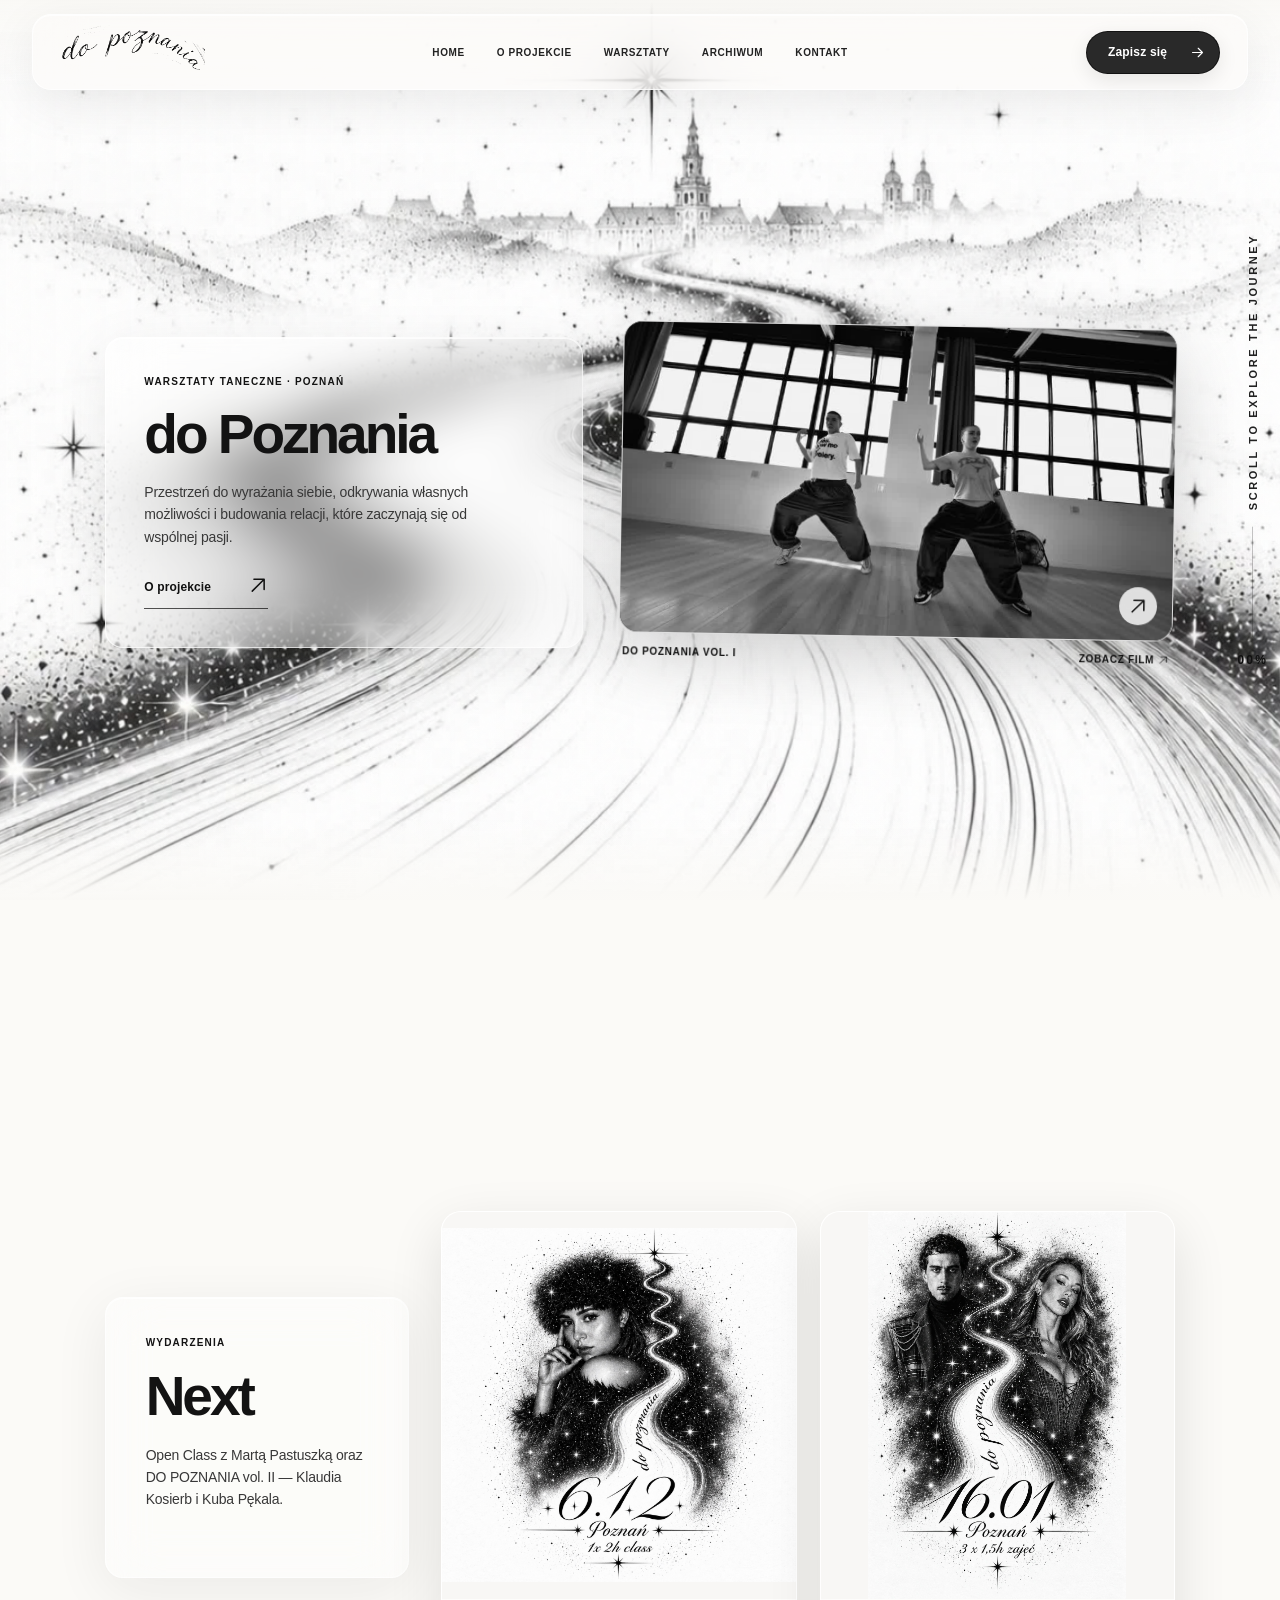
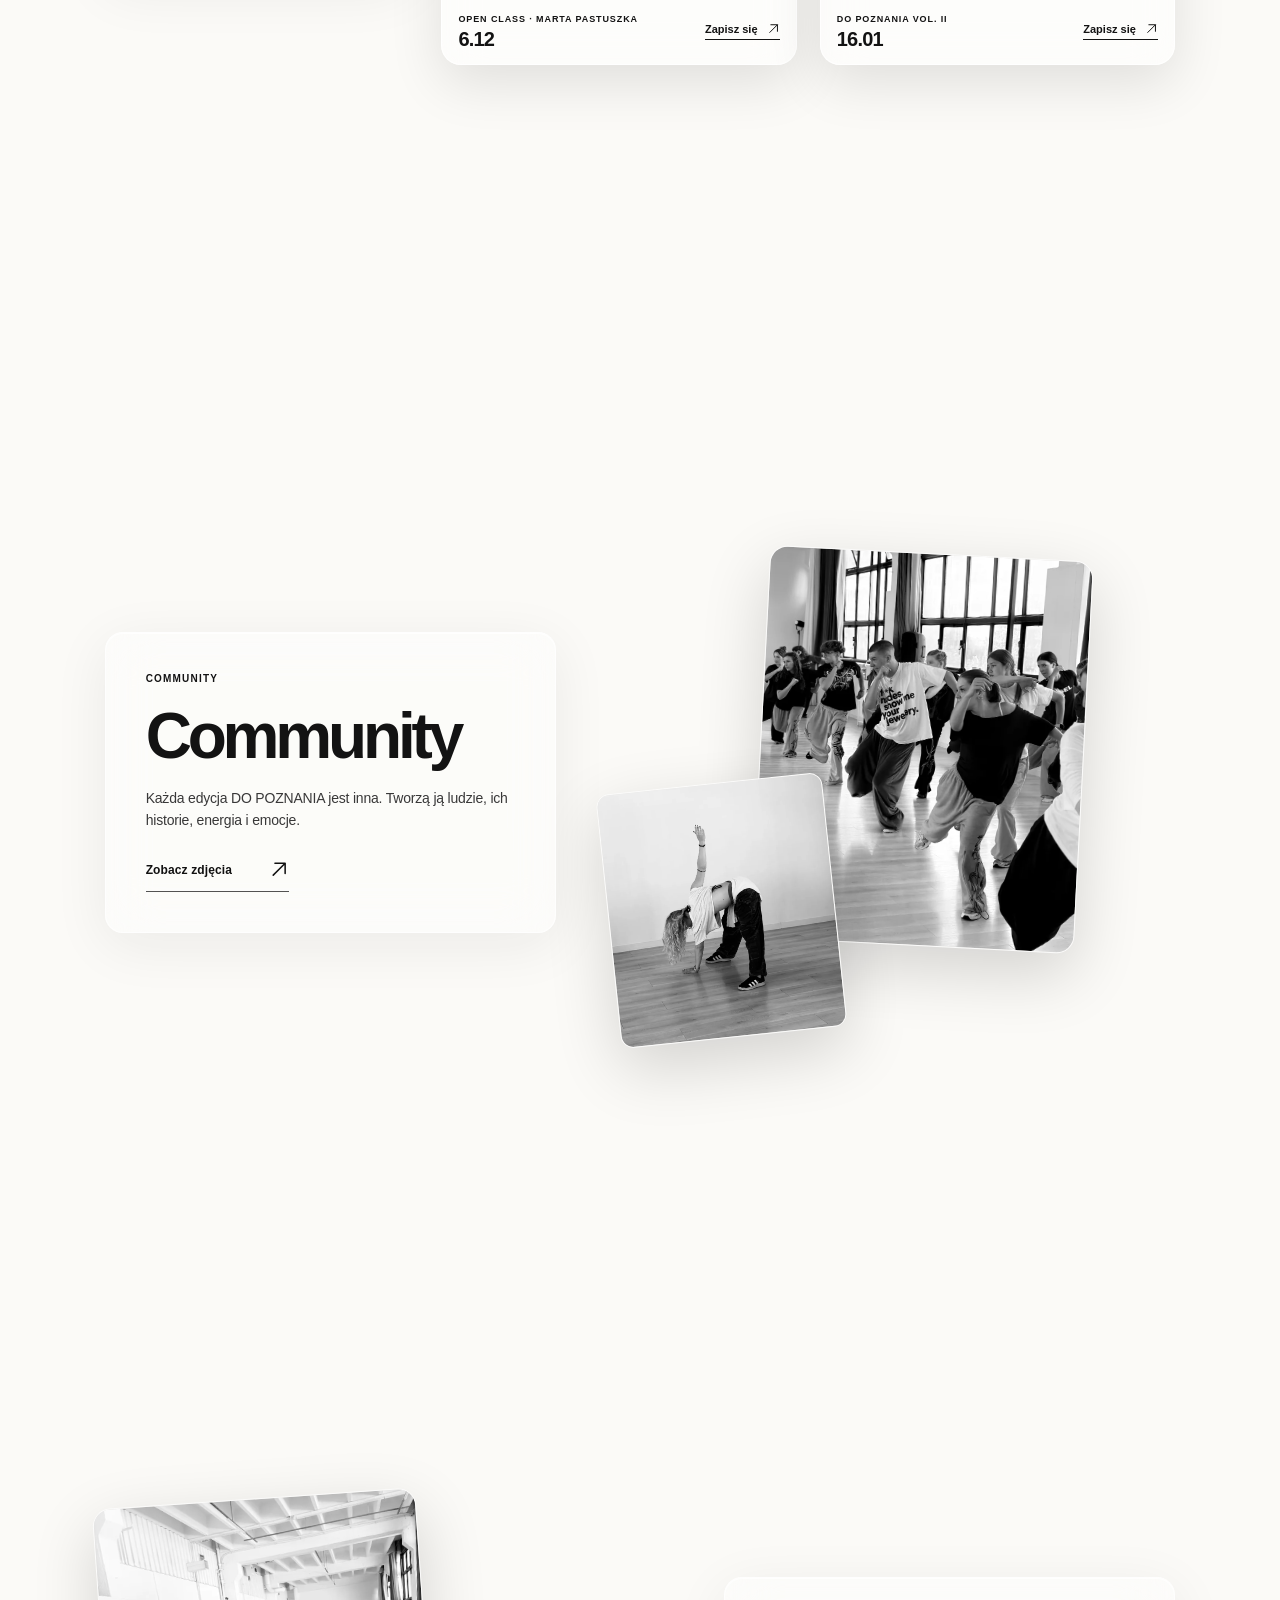
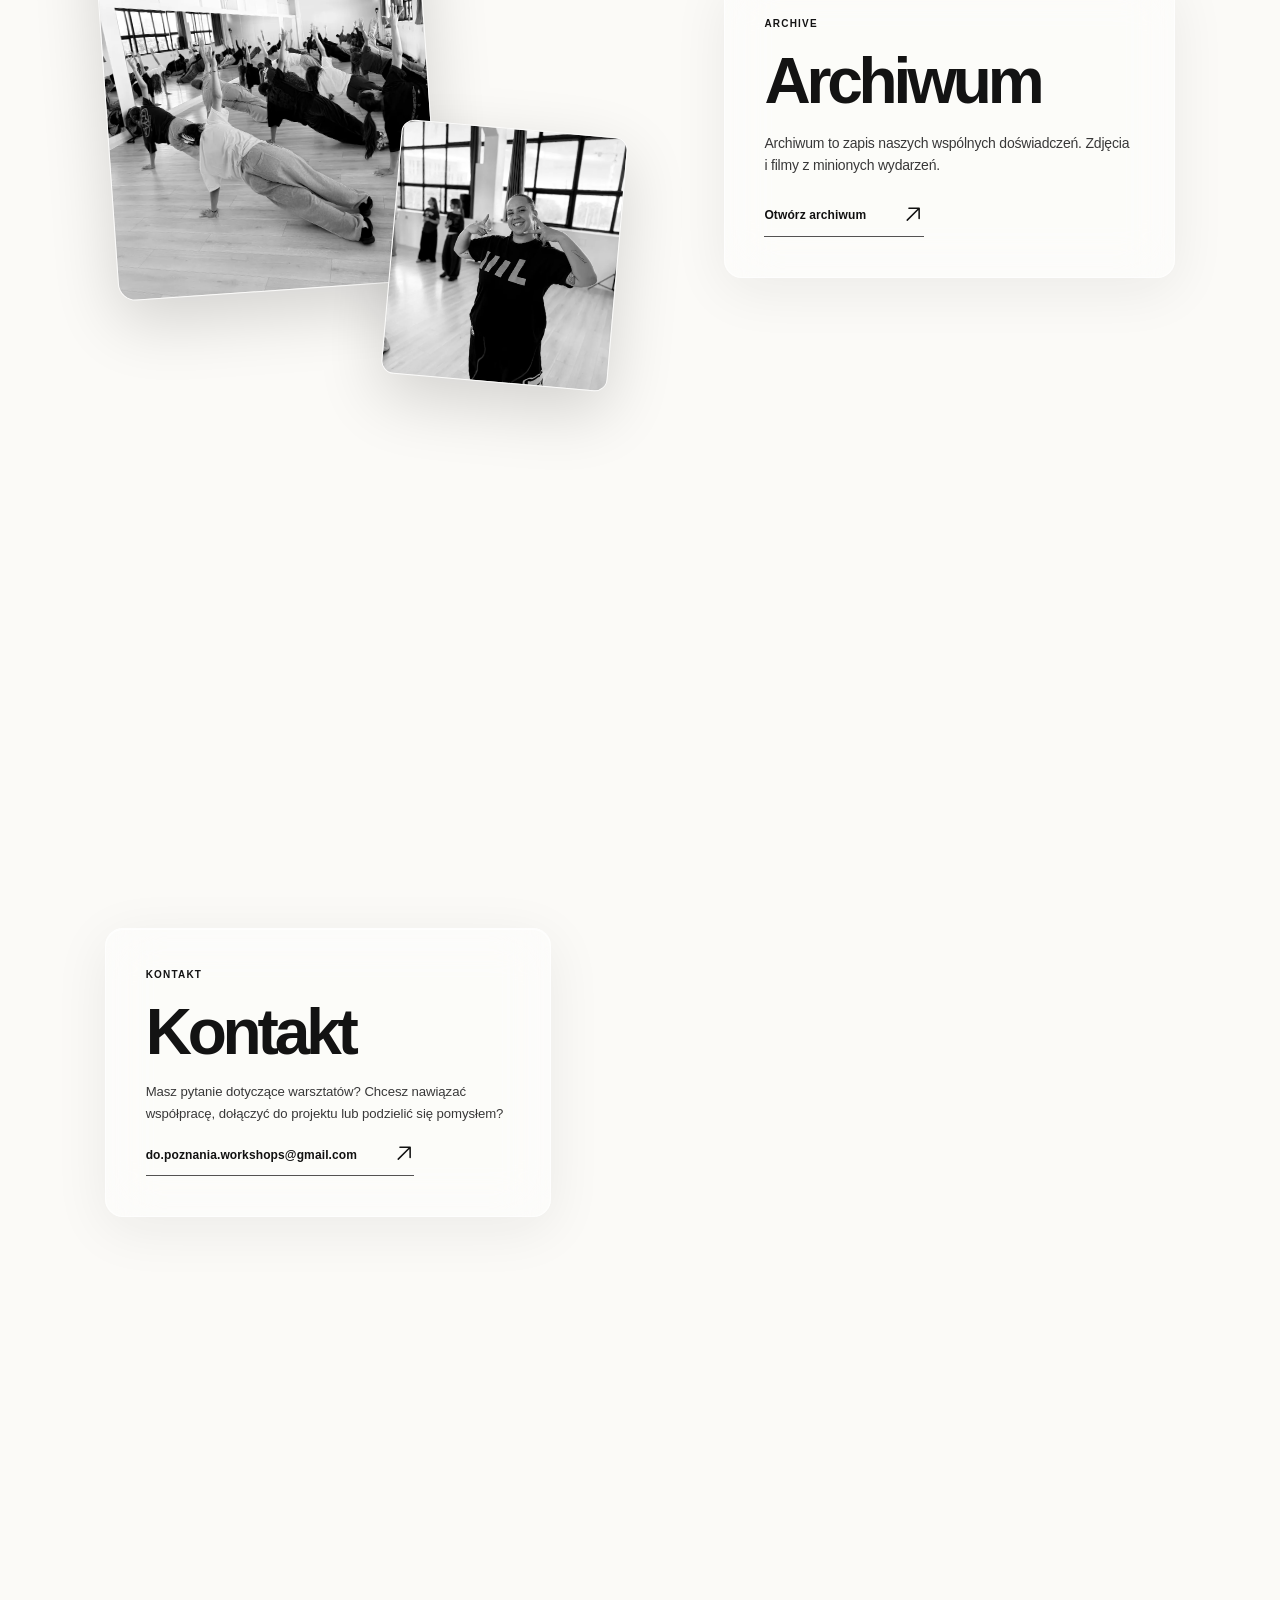
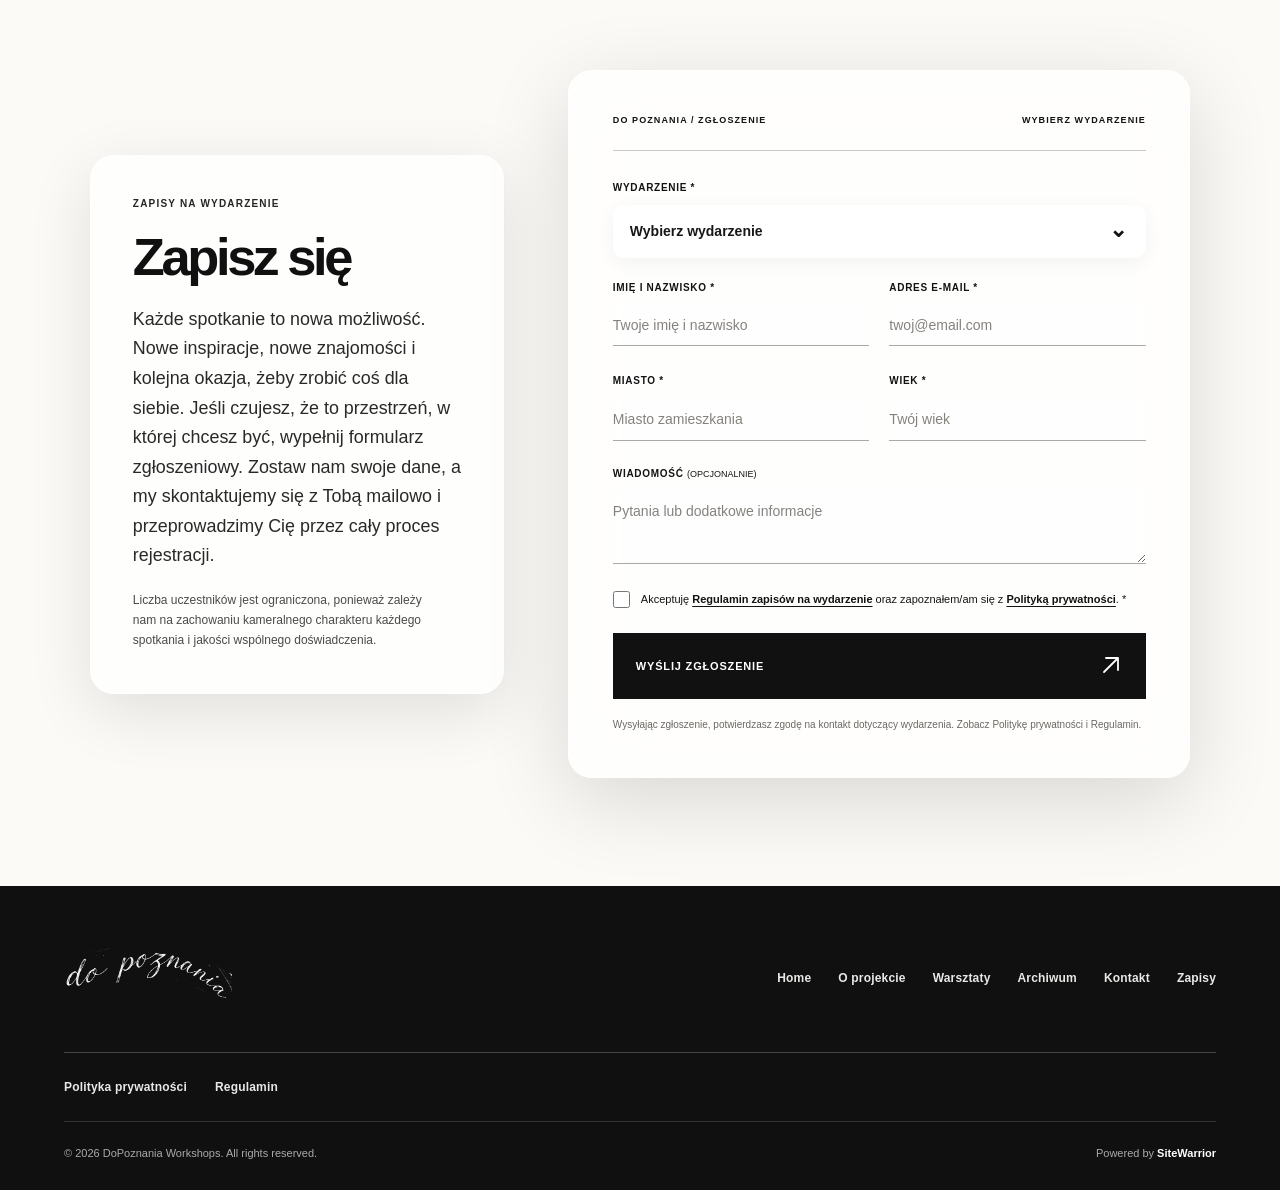
<file: index.html>
<!DOCTYPE html>

<html lang="pl">
<head>
<meta charset="utf-8"/>
<meta content="width=device-width, initial-scale=1" name="viewport"/>
<meta content="#f9f8f5" name="theme-color"/>
<meta content="do Poznania — niezależny projekt kreatywny i warsztaty taneczne w Poznaniu." name="description"/>
<title>do Poznania — warsztaty taneczne</title>
<link as="image" href="./assets/road-poster.jpg" rel="preload"/>
<link href="./styles.css" rel="stylesheet"/>
</head>
<body>
<div class="loading" id="loading"><span class="loading__logo"><img alt="do Poznania — logo" class="logo-art" src="./assets/original-logo-extracted.png"/></span><span class="loading__sub">DO POZNANIA</span><span class="loading__line"><i></i></span></div>
<header class="header" id="header"><a aria-label="do Poznania — strona główna" class="brand" href="#start"><img alt="do Poznania" class="logo-art" src="./assets/original-logo-extracted.png"/></a><nav aria-label="Nawigacja główna" class="header__nav"><a href="#start">HOME</a><a href="./o-projekcie.html">O PROJEKCIE</a><a href="./warsztaty.html">WARSZTATY</a><a href="./archiwum.html">ARCHIWUM</a><a href="#contact">KONTAKT</a></nav><div class="header__right"><a class="header__cta" href="#zapisz-sie"><span>Zapisz się</span><svg aria-hidden="true" fill="none" viewbox="0 0 24 24"><path d="M5 12h14m-6-6 6 6-6 6" stroke="currentColor" stroke-linecap="round" stroke-linejoin="round" stroke-width="1.6"></path></svg></a><button aria-controls="menuOverlay" aria-expanded="false" aria-label="Otwórz menu" class="menu-btn" id="menuBtn"><i></i><i></i><span>MENU</span></button></div></header>
<aside aria-label="Postęp podróży" class="rail"><div class="rail__caption">SCROLL TO EXPLORE THE JOURNEY</div><div class="rail__track"><span id="railFill"></span></div><div class="rail__percent" id="railPercent">00%</div></aside>
<main>
<div class="journey" id="journey">
<div aria-hidden="true" class="stage"><div class="stage__media" id="stageMedia"><video autoplay="" disablepictureinpicture="" id="roadVideo" loop="" muted="" playsinline="" poster="./assets/road-poster.jpg" preload="auto" webkit-playsinline=""><source src="./assets/road-scroll.mp4" type="video/mp4"/></video><div class="stage__fallback"></div></div><div class="stage__wash"></div><div class="stage__grain"></div><div class="stage__topshade"></div><div class="stage__bottomshade"></div></div>
<section aria-labelledby="h-start" class="chapter chapter--hero" data-chapter="0" id="start"><div class="chapter__inner hero__inner"><div class="chapter__card"><span class="eyebrow">WARSZTATY TANECZNE · POZNAŃ</span><h1 id="h-start">do Poznania</h1><p class="chapter__body">Przestrzeń do wyrażania siebie, odkrywania własnych możliwości i budowania relacji, które zaczynają się od wspólnej pasji.</p><a class="chapter__link" href="./o-projekcie.html">O projekcie <span aria-hidden="true"><svg class="dp-arrow dp-arrow--diagonal" aria-hidden="true" viewBox="0 0 24 24" fill="none" xmlns="http://www.w3.org/2000/svg"><path d="M5 19 19 5M7 5h12v12" stroke="currentColor" stroke-width="1.8" stroke-linecap="round" stroke-linejoin="round"/></svg></span></a></div><a aria-label="Zobacz film z pierwszej edycji do Poznania w archiwum" class="hero-film" href="./archiwum.html?edycja=vol-i&amp;typ=video"><div class="hero-film__visual"><video aria-label="Fragment zajęć do Poznania vol. I" autoplay="" id="heroDanceVideo" loop="" muted="" playsinline="" poster="./assets/vol-i-film-cover.jpg" preload="auto" webkit-playsinline=""><source src="./assets/vol-i-dance-film.mp4" type="video/mp4"/></video><span aria-hidden="true" class="hero-film__play"><svg class="dp-arrow dp-arrow--diagonal" aria-hidden="true" viewBox="0 0 24 24" fill="none" xmlns="http://www.w3.org/2000/svg"><path d="M5 19 19 5M7 5h12v12" stroke="currentColor" stroke-width="1.8" stroke-linecap="round" stroke-linejoin="round"/></svg></span></div><div class="hero-film__meta"><span>DO POZNANIA VOL. I</span><span>ZOBACZ FILM <svg class="dp-arrow dp-arrow--diagonal" aria-hidden="true" viewBox="0 0 24 24" fill="none" xmlns="http://www.w3.org/2000/svg"><path d="M5 19 19 5M7 5h12v12" stroke="currentColor" stroke-width="1.8" stroke-linecap="round" stroke-linejoin="round"/></svg></span></div></a></div></section>
<section aria-labelledby="h-workshops" class="chapter chapter--workshops" data-chapter="1" id="upcoming">
<div class="chapter__inner events-layout">
<div class="events-intro chapter__card"><span class="eyebrow">WYDARZENIA</span><h2 id="h-workshops">Next</h2><p class="chapter__body">Open Class z Martą Pastuszką oraz DO POZNANIA vol. II — Klaudia Kosierb i Kuba Pękala.</p></div>
<div aria-label="Nadchodzące wydarzenia" class="events-gallery">

<article class="event-tile"><a aria-label="Zapisz się na Open Class 6.12" class="event-tile__poster" data-event="open-class-06-12" href="?event=open-class-06-12#zapisz-sie"><img alt="Plakat do Poznania Open Class — 6.12, pojedyncze dwugodzinne zajęcia" loading="eager" src="./assets/poster-open-class-06-12.jpg"/></a><div class="event-tile__info"><div><span>OPEN CLASS · MARTA PASTUSZKA</span><strong>6.12</strong></div><a data-event="open-class-06-12" href="?event=open-class-06-12#zapisz-sie">Zapisz się <span aria-hidden="true"><svg class="dp-arrow dp-arrow--diagonal" aria-hidden="true" viewBox="0 0 24 24" fill="none" xmlns="http://www.w3.org/2000/svg"><path d="M5 19 19 5M7 5h12v12" stroke="currentColor" stroke-width="1.8" stroke-linecap="round" stroke-linejoin="round"/></svg></span></a></div></article><article class="event-tile"><a aria-label="Zapisz się na warsztaty 16.01" class="event-tile__poster" data-event="workshops-16-01" href="?event=workshops-16-01#zapisz-sie"><img alt="Plakat warsztatów do Poznania — 16.01, 3 × 1,5 godziny zajęć" loading="lazy" src="./assets/poster-warsztaty-16-01.jpg"/></a><div class="event-tile__info"><div><span>DO POZNANIA VOL. II</span><strong>16.01</strong></div><a data-event="workshops-16-01" href="?event=workshops-16-01#zapisz-sie">Zapisz się <span aria-hidden="true"><svg class="dp-arrow dp-arrow--diagonal" aria-hidden="true" viewBox="0 0 24 24" fill="none" xmlns="http://www.w3.org/2000/svg"><path d="M5 19 19 5M7 5h12v12" stroke="currentColor" stroke-width="1.8" stroke-linecap="round" stroke-linejoin="round"/></svg></span></a></div></article>
</div>
</div>
</section>
<section aria-labelledby="h-community" class="chapter chapter--community" data-chapter="2" id="community"><div class="chapter__inner split left"><div class="chapter__card"><span class="eyebrow">COMMUNITY</span><h2 id="h-community">Community</h2><p class="chapter__body">Każda edycja DO POZNANIA jest inna. Tworzą ją ludzie, ich historie, energia i emocje.</p><a class="chapter__link" href="./archiwum.html?edycja=vol-i">Zobacz zdjęcia<span aria-hidden="true"><svg class="dp-arrow dp-arrow--diagonal" aria-hidden="true" viewBox="0 0 24 24" fill="none" xmlns="http://www.w3.org/2000/svg"><path d="M5 19 19 5M7 5h12v12" stroke="currentColor" stroke-width="1.8" stroke-linecap="round" stroke-linejoin="round"/></svg></span></a></div><div aria-label="Zdjęcia z warsztatów" class="journey-photo-cluster journey-photo-cluster--community"><a aria-label="Zobacz galerię warsztatów" class="journey-photo journey-photo--primary" href="./archiwum.html?edycja=vol-i"><img alt="Uczestnicy podczas wspólnego tańca" loading="lazy" src="assets/warsztaty/img_0456-thumb.webp"/></a><a aria-label="Więcej zdjęć" class="journey-photo journey-photo--secondary" href="./archiwum.html?edycja=vol-i"><img alt="Solowa figura taneczna podczas warsztatów" loading="lazy" src="assets/warsztaty/img_0343-thumb.webp"/></a></div></div></section>
<section aria-labelledby="h-archive" class="chapter chapter--archive" data-chapter="3" id="archive"><div class="chapter__inner split right"><div class="chapter__card"><span class="eyebrow">ARCHIVE</span><h2 id="h-archive">Archiwum</h2><p class="chapter__body">Archiwum to zapis naszych wspólnych doświadczeń. Zdjęcia i filmy z minionych wydarzeń.</p><a class="chapter__link" href="./archiwum.html">Otwórz archiwum<span aria-hidden="true"><svg class="dp-arrow dp-arrow--diagonal" aria-hidden="true" viewBox="0 0 24 24" fill="none" xmlns="http://www.w3.org/2000/svg"><path d="M5 19 19 5M7 5h12v12" stroke="currentColor" stroke-width="1.8" stroke-linecap="round" stroke-linejoin="round"/></svg></span></a></div><div aria-label="Podgląd archiwum" class="journey-photo-cluster journey-photo-cluster--archive"><a aria-label="Otwórz galerię" class="journey-photo journey-photo--primary" href="./archiwum.html?edycja=vol-i"><img alt="Tancerze podczas zajęć w sali" loading="lazy" src="assets/warsztaty/fullsizerender-thumb.webp"/></a><a aria-label="Otwórz zdjęcia" class="journey-photo journey-photo--secondary" href="./archiwum.html?edycja=vol-i"><img alt="Portret uczestniczki warsztatów" loading="lazy" src="assets/warsztaty/img_0746-thumb.webp"/></a></div><div aria-hidden="true" class="chapter__media-tag"><span class="media-marker"><svg class="dp-arrow dp-arrow--diagonal" aria-hidden="true" viewBox="0 0 24 24" fill="none" xmlns="http://www.w3.org/2000/svg"><path d="M5 19 19 5M7 5h12v12" stroke="currentColor" stroke-width="1.8" stroke-linecap="round" stroke-linejoin="round"/></svg></span> DO POZNANIA VOL. I</div></div></section>
<section aria-labelledby="h-destination" class="chapter chapter--destination" data-chapter="4" id="contact"><div class="chapter__inner finish"><div class="chapter__card"><span class="eyebrow">KONTAKT</span><h2 id="h-destination">Kontakt</h2><p class="chapter__body">Masz pytanie dotyczące warsztatów? Chcesz nawiązać współpracę, dołączyć do projektu lub podzielić się pomysłem?</p><a class="chapter__link" href="mailto:do.poznania.workshops@gmail.com">do.poznania.workshops@gmail.com <span aria-hidden="true"><svg class="dp-arrow dp-arrow--diagonal" aria-hidden="true" viewBox="0 0 24 24" fill="none" xmlns="http://www.w3.org/2000/svg"><path d="M5 19 19 5M7 5h12v12" stroke="currentColor" stroke-width="1.8" stroke-linecap="round" stroke-linejoin="round"/></svg></span></a></div></div></section>
<section aria-labelledby="registration-title" class="chapter chapter--registration" data-chapter="5" id="zapisz-sie">
<div class="registration-layout">
<div class="registration-intro registration-intro--glass"><span class="eyebrow">ZAPISY NA WYDARZENIE</span><h2 id="registration-title">Zapisz się</h2><p>Każde spotkanie to nowa możliwość. Nowe inspiracje, nowe znajomości i kolejna okazja, żeby zrobić coś dla siebie. Jeśli czujesz, że to przestrzeń, w której chcesz być, wypełnij formularz zgłoszeniowy. Zostaw nam swoje dane, a my skontaktujemy się z Tobą mailowo i przeprowadzimy Cię przez cały proces rejestracji.</p><span class="registration-note">Liczba uczestników jest ograniczona, ponieważ zależy nam na zachowaniu kameralnego charakteru każdego spotkania i jakości wspólnego doświadczenia.</span><div aria-live="polite" class="registration-event-preview" hidden="" id="registrationEventPreview"><div class="registration-event-preview__image"><img alt="Plakat wybranego wydarzenia" id="registrationEventPoster" loading="lazy" src="./assets/poster-warsztaty-16-01.jpg"/></div><div class="registration-event-preview__meta"><span>WYBRANE WYDARZENIE</span><strong id="registrationEventName">Warsztaty · 16.01</strong></div></div></div>
<div class="registration-glass">
<div class="form-top"><span>DO POZNANIA / ZGŁOSZENIE</span><span>WYBIERZ WYDARZENIE</span></div>
<form action="https://formspree.io/f/mgakazqv" id="registrationForm" method="POST" name="zapisy">
<label class="field field--event"><span>WYDARZENIE *</span><span class="select-shell"><select id="eventSelect" name="wydarzenie" required=""><option disabled="" selected="" value="">Wybierz wydarzenie</option><option data-event="workshops-16-01" value="DO POZNANIA vol. II — 16.01 — 250 zł">DO POZNANIA vol. II · 16.01 · 250 zł</option><option data-event="open-class-06-12" value="Open Class — Marta Pastuszka — 6.12">Open Class z Martą Pastuszką · 6.12</option></select><span aria-hidden="true" class="select-chevron">⌄</span></span></label>
<div class="form-grid"><label class="field"><span>IMIĘ I NAZWISKO *</span><input autocomplete="name" maxlength="100" name="name" placeholder="Twoje imię i nazwisko" required="" type="text"/></label><label class="field"><span>ADRES E-MAIL *</span><input autocomplete="email" maxlength="200" name="email" placeholder="twoj@email.com" required="" type="email"/></label></div>
<div class="form-grid form-grid--details"><label class="field"><span>MIASTO *</span><input autocomplete="address-level2" maxlength="100" name="miasto" placeholder="Miasto zamieszkania" required="" type="text"/></label><label class="field"><span>WIEK *</span><input inputmode="numeric" max="120" min="1" name="wiek" placeholder="Twój wiek" required="" type="number"/></label></div>
<label class="field"><span>WIADOMOŚĆ <small>(OPCJONALNIE)</small></span><textarea maxlength="1200" name="message" placeholder="Pytania lub dodatkowe informacje" rows="3"></textarea></label>
<label class="consent"><input name="accept-regulamin" required="" type="checkbox" value="yes"/><span>Akceptuję <a href="./regulamin.html" rel="noopener" target="_blank">Regulamin zapisów na wydarzenie</a> oraz zapoznałem/am się z <a href="./polityka-prywatnosci.html" rel="noopener" target="_blank">Polityką prywatności</a>. *</span></label>
<button class="submit-cta" id="registrationSubmit" type="submit"><span>WYŚLIJ ZGŁOSZENIE</span><span aria-hidden="true"><svg class="dp-arrow dp-arrow--diagonal" aria-hidden="true" viewBox="0 0 24 24" fill="none" xmlns="http://www.w3.org/2000/svg"><path d="M5 19 19 5M7 5h12v12" stroke="currentColor" stroke-width="1.8" stroke-linecap="round" stroke-linejoin="round"/></svg></span></button>
<p class="form-error" hidden="" id="formError" role="alert">Nie udało się wysłać zgłoszenia. Spróbuj ponownie.</p>
<p class="form-disclaimer">Wysyłając zgłoszenie, potwierdzasz zgodę na kontakt dotyczący wydarzenia. Zobacz <a href="./polityka-prywatnosci.html">Politykę prywatności</a> i <a href="./regulamin.html">Regulamin</a>.</p>
</form>
<div aria-live="polite" class="form-success" hidden="" id="formSuccess" role="status"><span class="form-success__symbol">✳</span><span class="eyebrow">DO POZNANIA / ZAPISY</span><h3>Dziękujemy za zgłoszenie.</h3><p>Twoja wiadomość została wysłana. Do zobaczenia na wydarzeniu!</p><a href="#start">Wróć na początek <span aria-hidden="true"><svg class="dp-arrow dp-arrow--diagonal" aria-hidden="true" viewBox="0 0 24 24" fill="none" xmlns="http://www.w3.org/2000/svg"><path d="M5 19 19 5M7 5h12v12" stroke="currentColor" stroke-width="1.8" stroke-linecap="round" stroke-linejoin="round"/></svg></span></a></div>
</div>
</div>
</section></div>
</main>
<footer class="site-footer"><div class="footer-main"><a class="footer-brand" href="./index.html#start"><img alt="do Poznania" src="./assets/logo-white-footer.png"/></a><nav aria-label="Nawigacja stopki" class="footer-links"><a href="./index.html">Home</a><a href="./o-projekcie.html">O projekcie</a><a href="./warsztaty.html">Warsztaty</a><a href="./archiwum.html">Archiwum</a><a href="./index.html#contact">Kontakt</a><a href="./index.html#zapisz-sie">Zapisy</a></nav></div><div class="footer-legal"><a href="./polityka-prywatnosci.html">Polityka prywatności</a><a href="./regulamin.html">Regulamin</a></div><div class="footer-bottom"><span>© 2026 DoPoznania Workshops. All rights reserved.</span><span>Powered by <a href="https://www.sitewarrior.eu/" rel="noopener noreferrer" target="_blank">SiteWarrior</a></span></div></footer>
<div aria-hidden="true" class="overlay" id="menuOverlay"><div class="overlay__header"><span>MENU</span><button aria-label="Zamknij menu" class="overlay__close" id="closeMenu">✕</button></div><nav aria-label="Menu główne"><a href="#start"><small>01</small>HOME<span><svg class="dp-arrow dp-arrow--diagonal" aria-hidden="true" viewBox="0 0 24 24" fill="none" xmlns="http://www.w3.org/2000/svg"><path d="M5 19 19 5M7 5h12v12" stroke="currentColor" stroke-width="1.8" stroke-linecap="round" stroke-linejoin="round"/></svg></span></a><a href="./o-projekcie.html"><small>02</small>O PROJEKCIE<span><svg class="dp-arrow dp-arrow--diagonal" aria-hidden="true" viewBox="0 0 24 24" fill="none" xmlns="http://www.w3.org/2000/svg"><path d="M5 19 19 5M7 5h12v12" stroke="currentColor" stroke-width="1.8" stroke-linecap="round" stroke-linejoin="round"/></svg></span></a><a href="./warsztaty.html"><small>03</small>WARSZTATY<span><svg class="dp-arrow dp-arrow--diagonal" aria-hidden="true" viewBox="0 0 24 24" fill="none" xmlns="http://www.w3.org/2000/svg"><path d="M5 19 19 5M7 5h12v12" stroke="currentColor" stroke-width="1.8" stroke-linecap="round" stroke-linejoin="round"/></svg></span></a><a href="./archiwum.html"><small>04</small>ARCHIWUM<span><svg class="dp-arrow dp-arrow--diagonal" aria-hidden="true" viewBox="0 0 24 24" fill="none" xmlns="http://www.w3.org/2000/svg"><path d="M5 19 19 5M7 5h12v12" stroke="currentColor" stroke-width="1.8" stroke-linecap="round" stroke-linejoin="round"/></svg></span></a><a href="#contact"><small>05</small>KONTAKT<span><svg class="dp-arrow dp-arrow--diagonal" aria-hidden="true" viewBox="0 0 24 24" fill="none" xmlns="http://www.w3.org/2000/svg"><path d="M5 19 19 5M7 5h12v12" stroke="currentColor" stroke-width="1.8" stroke-linecap="round" stroke-linejoin="round"/></svg></span></a><a href="#zapisz-sie"><small>06</small>ZAPISZ SIĘ<span><svg class="dp-arrow dp-arrow--diagonal" aria-hidden="true" viewBox="0 0 24 24" fill="none" xmlns="http://www.w3.org/2000/svg"><path d="M5 19 19 5M7 5h12v12" stroke="currentColor" stroke-width="1.8" stroke-linecap="round" stroke-linejoin="round"/></svg></span></a></nav></div>
<div aria-hidden="true" class="panel-backdrop" id="panelBackdrop"><article aria-labelledby="panelTitle" aria-modal="true" class="panel" role="dialog"><div class="panel__top"><span>do Poznania</span><button aria-label="Zamknij panel" id="closePanel">✕ ZAMKNIJ</button></div><div class="panel__content" id="panelContent"></div><div class="panel__bottom">do Poznania</div></article></div>
<noscript><p style="position:fixed;z-index:999;bottom:0;background:white;padding:18px;width:100%;font:14px Arial">Aby skorzystać z animowanej podróży, włącz JavaScript.</p></noscript>
<script src="./script.js"></script>
</body>
</html>
</file>
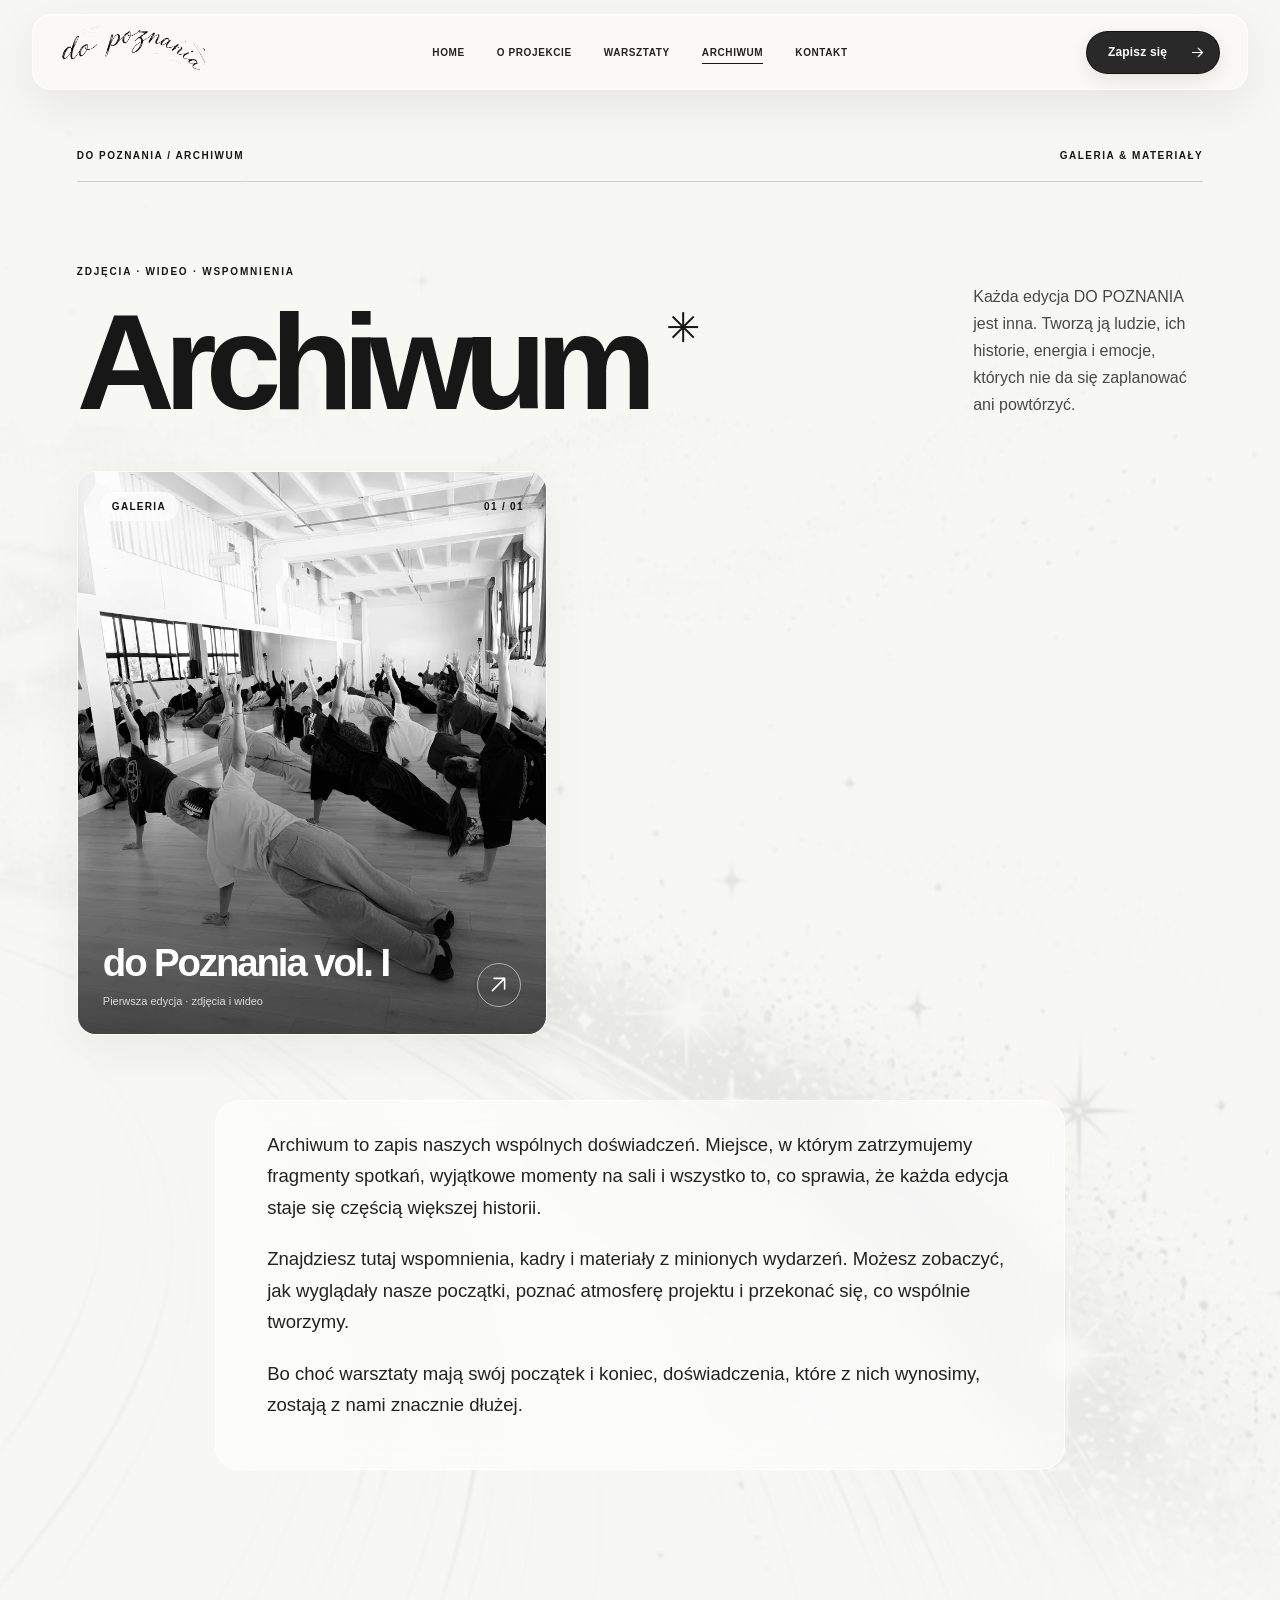
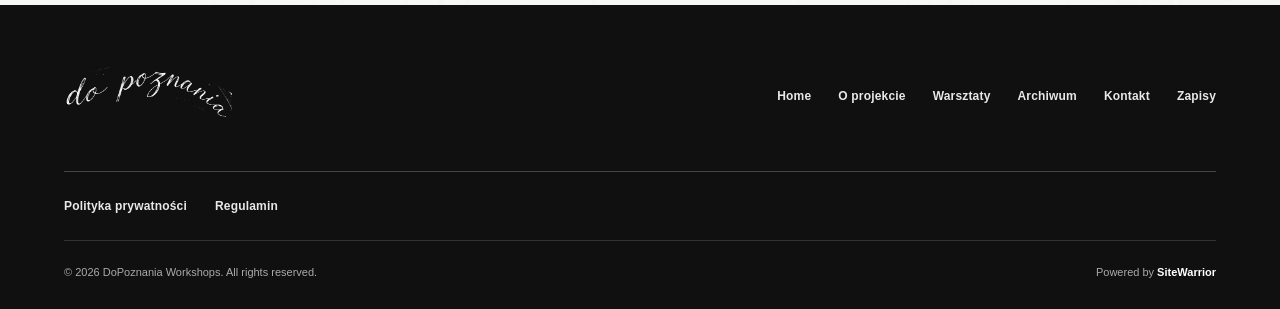
<file: archiwum.html>
<!DOCTYPE html>
<html lang="pl"><head><meta charset="utf-8"/><meta content="width=device-width,initial-scale=1" name="viewport"/><title>Archiwum — do Poznania</title><meta content="Archiwum zdjęć i filmów z edycji do Poznania." name="description"/><link href="styles.css" rel="stylesheet"/><link href="archive.css" rel="stylesheet"/><style>.archive-editorial{max-width:850px;margin:65px auto 35px;padding:28px clamp(24px,4vw,60px);background:rgba(255,255,255,.58);border:1px solid rgba(255,255,255,.8);border-radius:24px;backdrop-filter:blur(18px)}.archive-editorial p{font-size:clamp(15px,1.45vw,19px);line-height:1.7;color:#222;margin:0 0 20px}</style></head><body class="archive-page">
<header class="header archive-header"><a aria-label="do Poznania — strona główna" class="brand" href="./index.html#start"><img alt="do Poznania" class="logo-art" src="assets/original-logo-extracted.png"/></a><nav aria-label="Nawigacja główna" class="header__nav"><a href="./index.html#start">HOME</a><a href="./o-projekcie.html">O PROJEKCIE</a><a href="./warsztaty.html">WARSZTATY</a><a aria-current="page" class="active" href="./archiwum.html">ARCHIWUM</a><a href="./index.html#contact">KONTAKT</a></nav><div class="header__right"><a class="header__cta" href="./index.html#zapisz-sie"><span>Zapisz się</span><svg aria-hidden="true" fill="none" viewbox="0 0 24 24"><path d="M5 12h14m-6-6 6 6-6 6" stroke="currentColor" stroke-linecap="round" stroke-linejoin="round" stroke-width="1.6"></path></svg></a><button aria-controls="archiveMenu" aria-expanded="false" aria-label="Otwórz menu" class="menu-btn" id="archiveMenuButton"><i></i><i></i><span>MENU</span></button></div></header>
<div class="archive-mobile-menu" hidden="" id="archiveMenu"><a href="./index.html">Home</a><a href="./o-projekcie.html">O projekcie</a><a href="./warsztaty.html">Warsztaty</a><a href="./archiwum.html">Archiwum</a><a href="./index.html#contact">Kontakt</a><a href="./index.html#zapisz-sie">Zapisz się</a></div>
<main class="archive-main"><div aria-hidden="true" class="archive-ambient"></div><div class="archive-shell"><div class="archive-topline"><span>DO POZNANIA / ARCHIWUM</span><span>GALERIA &amp; MATERIAŁY</span></div><div class="archive-landing" id="archiveLanding"><header class="archive-intro"><div><span class="archive-kicker">ZDJĘCIA · WIDEO · WSPOMNIENIA</span><h1>Archiwum<span class="archive-title-star">✳</span></h1></div><p>Każda edycja DO POZNANIA jest inna. Tworzą ją ludzie, ich historie, energia i emocje, których nie da się zaplanować ani powtórzyć.</p></header><div class="edition-grid" id="editionGrid"></div><p class="archive-info"><div class="archive-editorial"><p>Archiwum to zapis naszych wspólnych doświadczeń. Miejsce, w którym zatrzymujemy fragmenty spotkań, wyjątkowe momenty na sali i wszystko to, co sprawia, że każda edycja staje się częścią większej historii.</p><p>Znajdziesz tutaj wspomnienia, kadry i materiały z minionych wydarzeń. Możesz zobaczyć, jak wyglądały nasze początki, poznać atmosferę projektu i przekonać się, co wspólnie tworzymy.</p><p>Bo choć warsztaty mają swój początek i koniec, doświadczenia, które z nich wynosimy, zostają z nami znacznie dłużej.</p></div></p></div><section aria-live="polite" class="edition-view" hidden="" id="editionView"><div class="edition-toolbar"><button class="back-link" id="backToEditions" type="button"><svg class="dp-arrow dp-arrow--left" aria-hidden="true" viewBox="0 0 24 24" fill="none" xmlns="http://www.w3.org/2000/svg"><path d="M20 12H4m7-7-7 7 7 7" stroke="currentColor" stroke-width="1.8" stroke-linecap="round" stroke-linejoin="round"/></svg> Wszystkie edycje</button><span id="editionPosition">ARCHIWUM / EDYCJA</span></div><div class="edition-heading"><div><span class="archive-kicker">ARCHIWUM / WYBRANA EDYCJA</span><h2 id="editionTitle">Edycja</h2><p id="editionSubtitle"></p></div><div class="edition-counter"><span id="editionCount">00</span><small>MATERIAŁÓW</small></div></div><div class="gallery-controls"><div aria-label="Filtruj materiały" class="gallery-filters" role="group"><button aria-pressed="true" class="active" data-filter="all">Wszystko</button><button aria-pressed="false" data-filter="photo">Zdjęcia</button><button aria-pressed="false" data-filter="video">Wideo</button></div><span class="filter-count" id="filterCount"></span></div><div class="media-grid" id="mediaGrid"></div><div class="gallery-empty" hidden="" id="galleryEmpty"><span>✳</span><h3>Brak materiałów</h3><p>Ta edycja nie ma jeszcze plików w wybranej kategorii.</p></div></section></div></main>
<footer class="site-footer"><div class="footer-main"><a class="footer-brand" href="./index.html#start"><img alt="do Poznania" src="./assets/logo-white-footer.png"/></a><nav aria-label="Nawigacja stopki" class="footer-links"><a href="./index.html">Home</a><a href="./o-projekcie.html">O projekcie</a><a href="./warsztaty.html">Warsztaty</a><a href="./archiwum.html">Archiwum</a><a href="./index.html#contact">Kontakt</a><a href="./index.html#zapisz-sie">Zapisy</a></nav></div><div class="footer-legal"><a href="./polityka-prywatnosci.html">Polityka prywatności</a><a href="./regulamin.html">Regulamin</a></div><div class="footer-bottom"><span>© 2026 DoPoznania Workshops. All rights reserved.</span><span>Powered by <a href="https://www.sitewarrior.eu/" rel="noopener noreferrer" target="_blank">SiteWarrior</a></span></div></footer>
<div aria-label="Podgląd materiału" aria-modal="true" class="lightbox" hidden="" id="lightbox" role="dialog"><div class="lightbox-bar"><span id="lightboxName">MATERIAŁ</span><button aria-label="Zamknij podgląd" id="lightboxClose" type="button">Zamknij ×</button></div><div class="lightbox-content" id="lightboxContent"></div><div class="lightbox-bottom"><button id="lightboxPrev" type="button"><svg class="dp-arrow dp-arrow--left" aria-hidden="true" viewBox="0 0 24 24" fill="none" xmlns="http://www.w3.org/2000/svg"><path d="M20 12H4m7-7-7 7 7 7" stroke="currentColor" stroke-width="1.8" stroke-linecap="round" stroke-linejoin="round"/></svg> Poprzedni</button><span id="lightboxIndex"></span><button id="lightboxNext" type="button">Następny <svg class="dp-arrow dp-arrow--right" aria-hidden="true" viewBox="0 0 24 24" fill="none" xmlns="http://www.w3.org/2000/svg"><path d="M4 12h16m-7-7 7 7-7 7" stroke="currentColor" stroke-width="1.8" stroke-linecap="round" stroke-linejoin="round"/></svg></button></div></div><script src="archive-data.js"></script><script src="archive.js"></script></body></html>
</file>
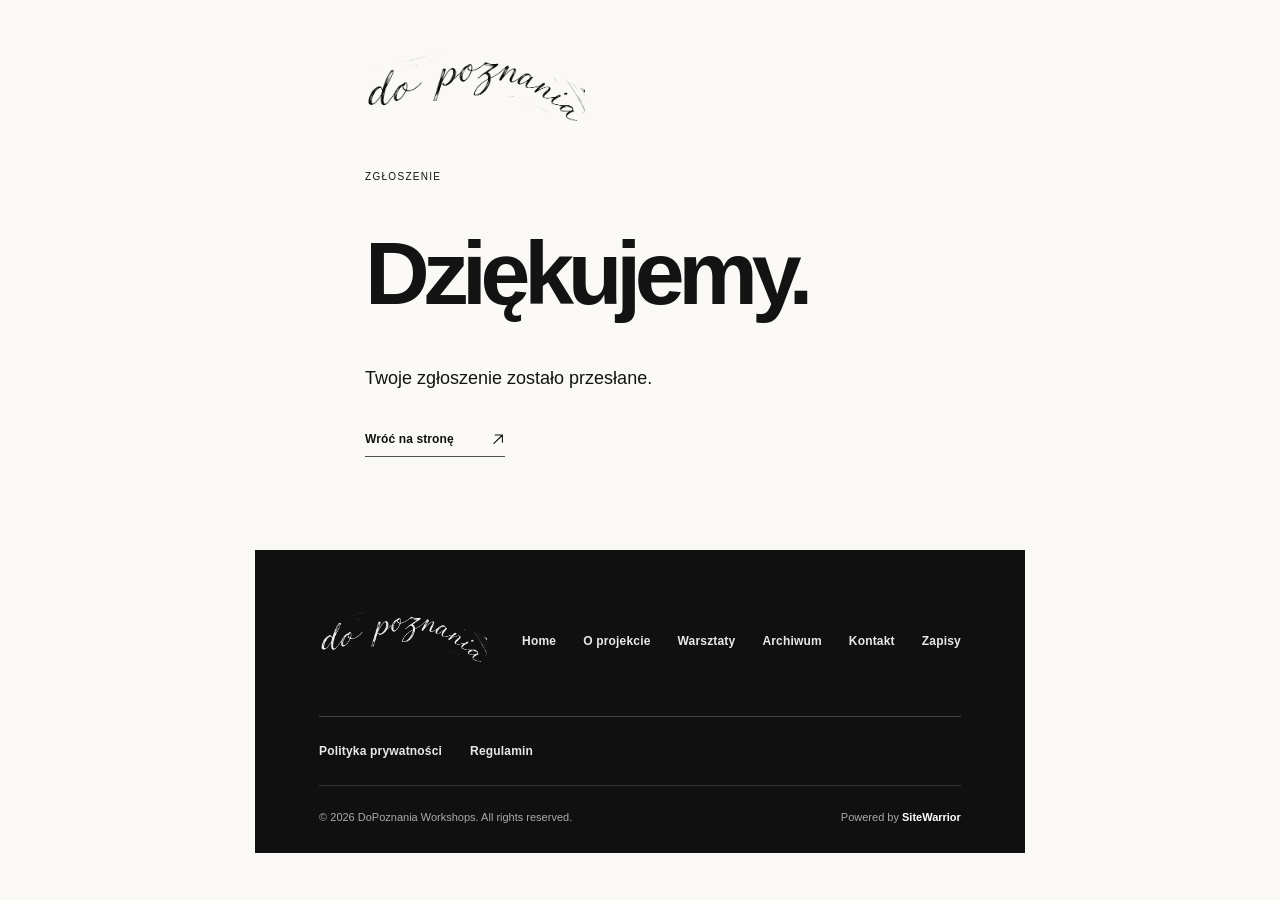
<file: dziekujemy.html>
<!DOCTYPE html>
<html lang="pl"><head><meta charset="utf-8"/><meta content="width=device-width,initial-scale=1" name="viewport"/><title>Zgłoszenie — do Poznania</title><link href="./styles.css" rel="stylesheet"/></head><body class="thankyou-page"><main class="thankyou"><a href="./#start"><img alt="do Poznania" src="./assets/original-logo-extracted.png" width="220"/></a><span class="eyebrow">ZGŁOSZENIE</span><h1>Dziękujemy.</h1><p>Twoje zgłoszenie zostało przesłane.</p><a class="chapter__link" href="./#start">Wróć na stronę <svg class="dp-arrow dp-arrow--diagonal" aria-hidden="true" viewBox="0 0 24 24" fill="none" xmlns="http://www.w3.org/2000/svg"><path d="M5 19 19 5M7 5h12v12" stroke="currentColor" stroke-width="1.8" stroke-linecap="round" stroke-linejoin="round"/></svg></a></main><footer class="site-footer"><div class="footer-main"><a class="footer-brand" href="./index.html#start"><img alt="do Poznania" src="./assets/logo-white-footer.png"/></a><nav aria-label="Nawigacja stopki" class="footer-links"><a href="./index.html">Home</a><a href="./o-projekcie.html">O projekcie</a><a href="./warsztaty.html">Warsztaty</a><a href="./archiwum.html">Archiwum</a><a href="./index.html#contact">Kontakt</a><a href="./index.html#zapisz-sie">Zapisy</a></nav></div><div class="footer-legal"><a href="./polityka-prywatnosci.html">Polityka prywatności</a><a href="./regulamin.html">Regulamin</a></div><div class="footer-bottom"><span>© 2026 DoPoznania Workshops. All rights reserved.</span><span>Powered by <a href="https://www.sitewarrior.eu/" rel="noopener noreferrer" target="_blank">SiteWarrior</a></span></div></footer></body></html>
</file>
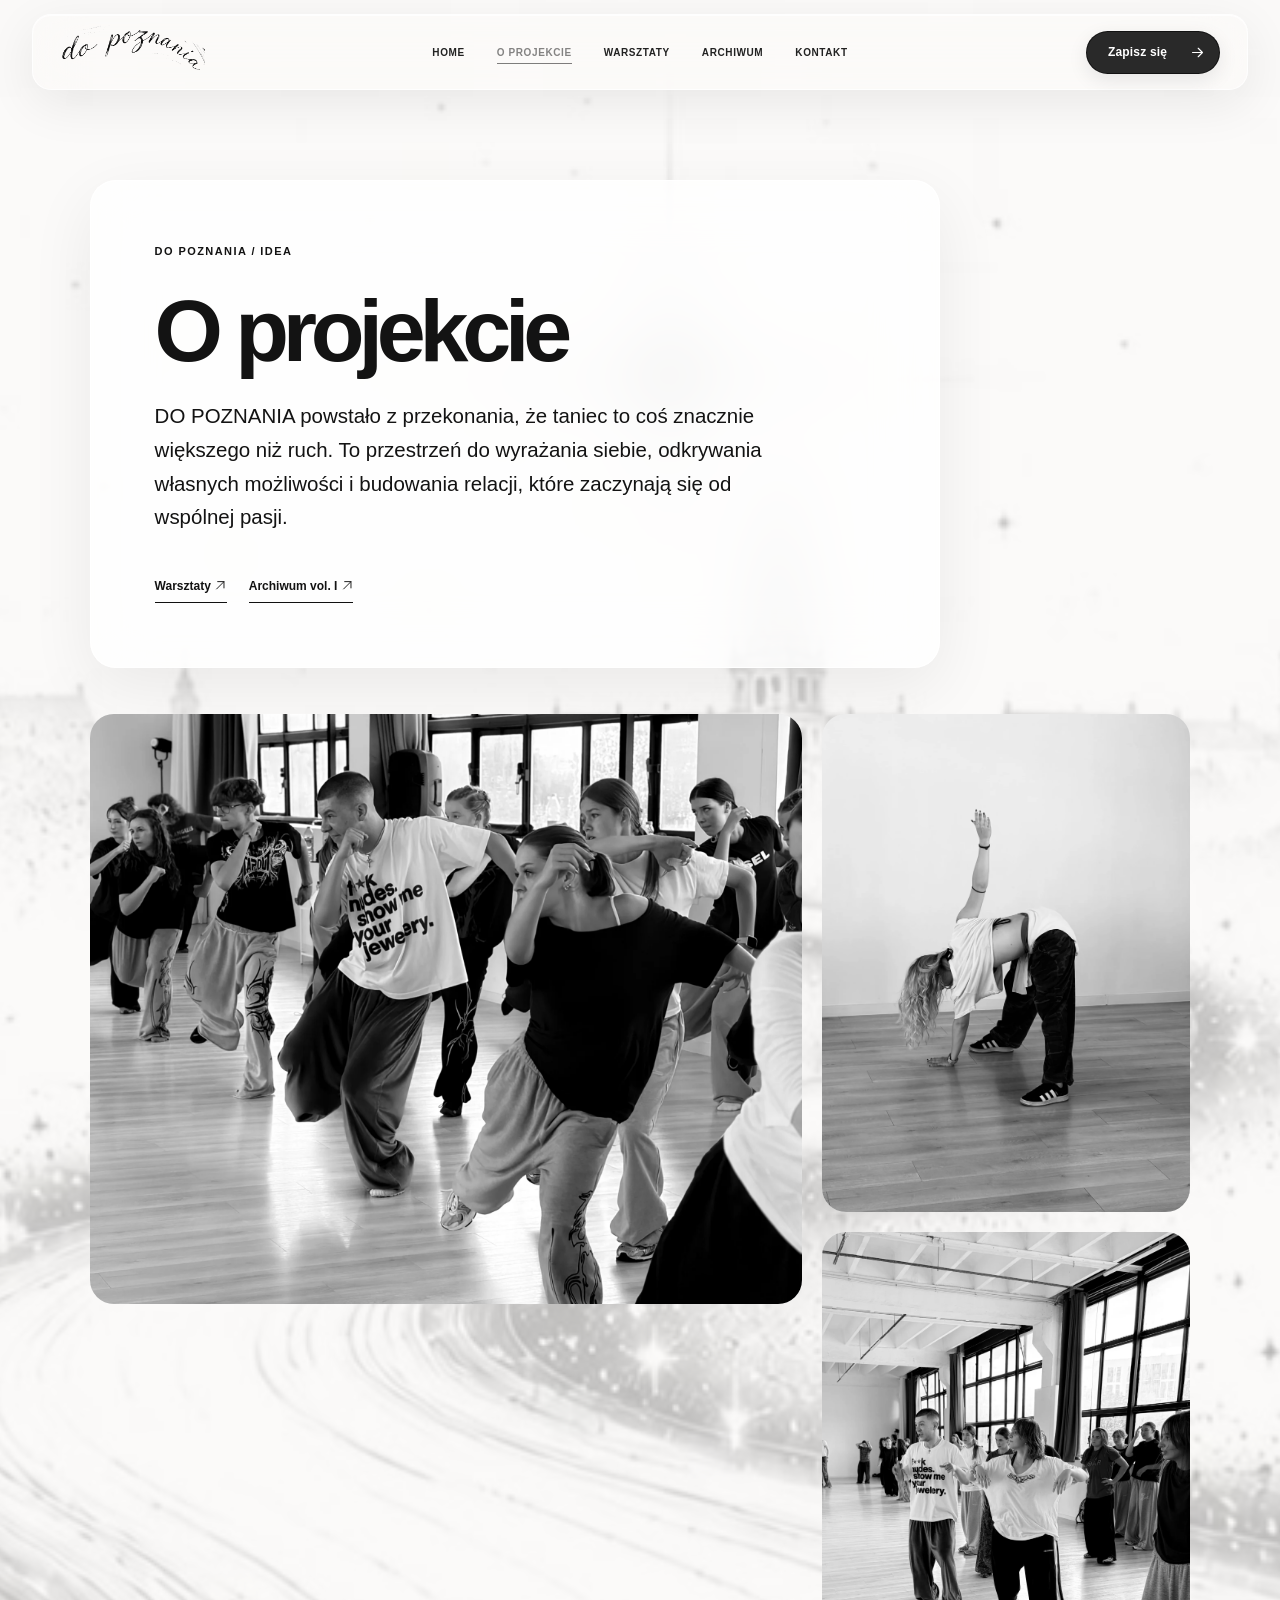
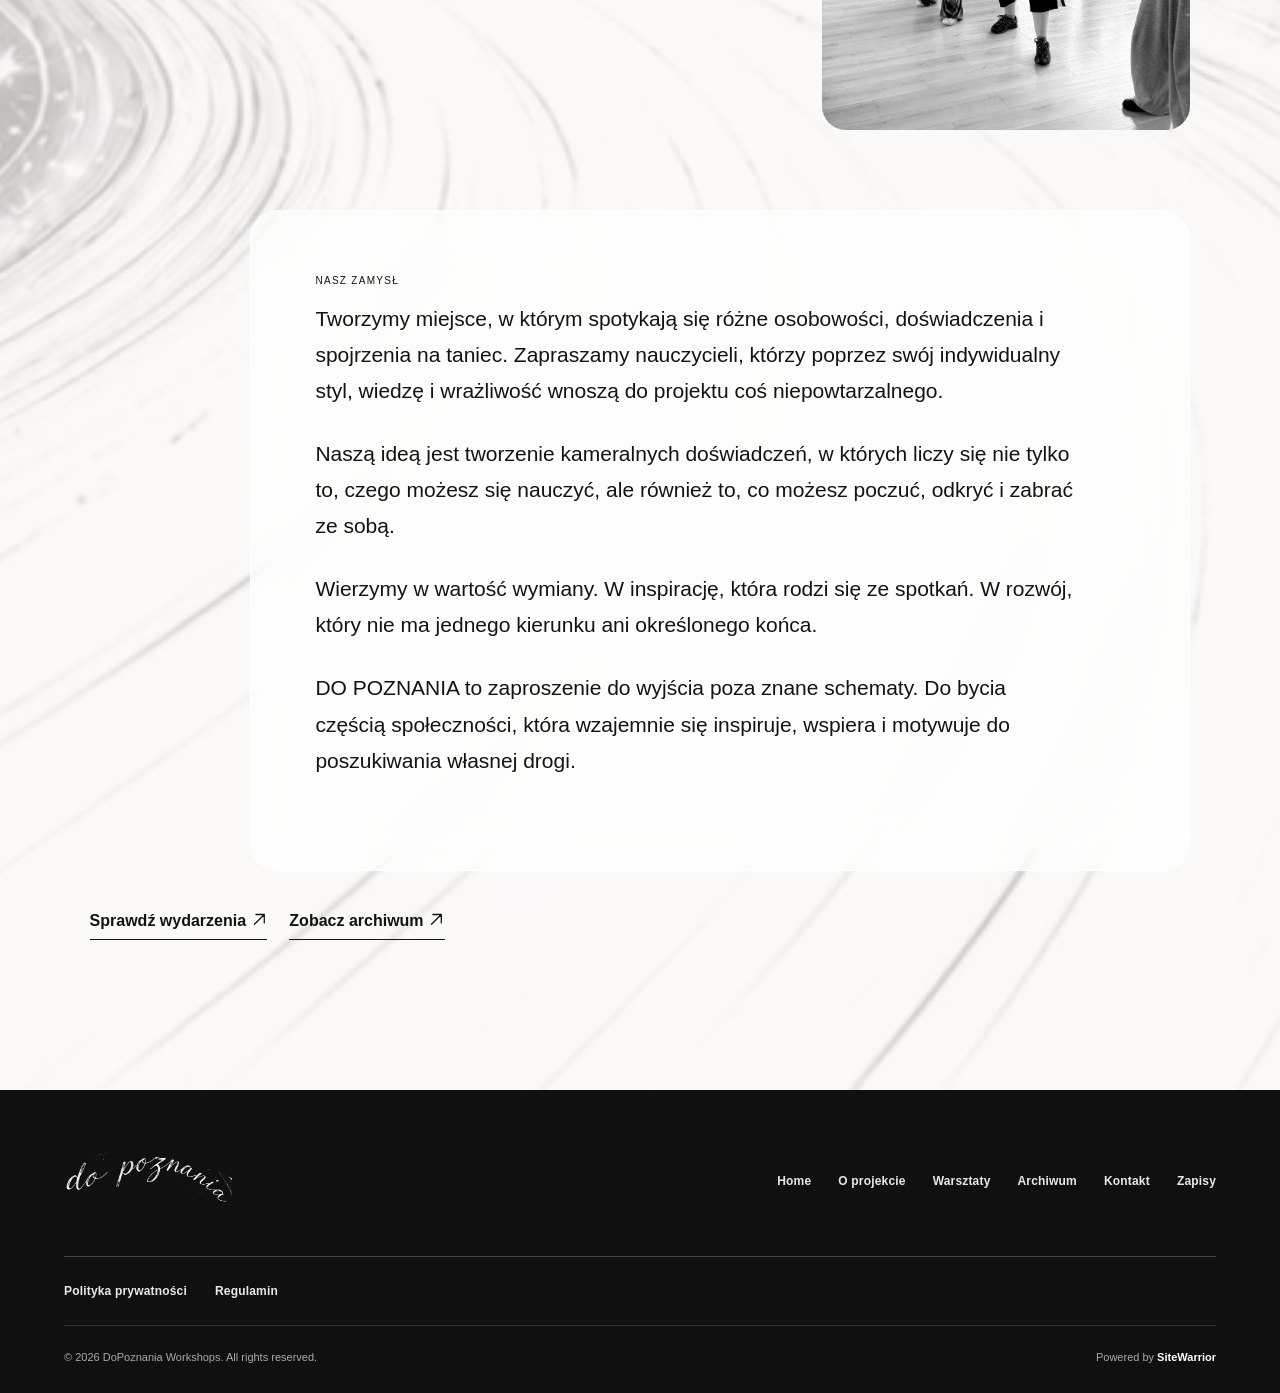
<file: o-projekcie.html>
<!DOCTYPE html>
<html lang="pl"><head><meta charset="utf-8"/><meta content="width=device-width,initial-scale=1" name="viewport"/><meta content="O projekcie do Poznania — niezależna przestrzeń kreatywna i warsztaty taneczne." name="description"/><title>O projekcie — DO POZNANIA</title><link href="./styles.css" rel="stylesheet"/><style>
.about-page{background:#faf9f7}.about-main{min-height:100svh;padding:180px clamp(24px,7vw,110px) 110px;position:relative;overflow:hidden}.about-backdrop{position:absolute;inset:0;background:url('./assets/road-poster.jpg') center/cover no-repeat;opacity:.26;pointer-events:none}.about-shell{position:relative;max-width:1040px;margin:auto}.about-glass{max-width:760px;padding:clamp(32px,5vw,74px);border-radius:26px;background:rgba(255,255,255,.75);border:1px solid rgba(255,255,255,.95);box-shadow:0 20px 65px rgba(0,0,0,.07);backdrop-filter:blur(30px)}.about-glass .eyebrow{font-size:11px;letter-spacing:.13em;font-weight:750;margin-bottom:30px}.about-glass h1{font-size:clamp(48px,7vw,88px);font-weight:700;letter-spacing:-.07em;margin:0 0 24px;line-height:1}.about-glass p{font-size:clamp(16px,1.6vw,21px);line-height:1.65;max-width:650px;margin:0 0 20px}.about-actions{display:flex;gap:22px;flex-wrap:wrap;margin-top:45px}.about-actions a{font-size:12px;font-weight:700;border-bottom:1px solid #111;padding-bottom:9px}.about-footer{background:#111;color:#fff;min-height:120px;display:flex;align-items:center;justify-content:space-between;padding:28px 6%;gap:30px}.about-footer img{width:160px;height:auto}.about-footer a{font-size:12px}.about-mobile-menu{position:fixed;z-index:80;top:90px;left:12px;right:12px;background:#fff;padding:20px;border:1px solid #ddd;border-radius:16px;box-shadow:0 20px 40px #0002}.about-mobile-menu a{display:block;padding:12px 7px;border-bottom:1px solid #eee}
</style><style>.about-shell{max-width:1180px}.about-glass{max-width:850px}.about-lead{font-weight:480}.story-gallery{display:grid;grid-template-columns:1.45fr .75fr;gap:20px;margin:46px 0 80px}.story-gallery figure{margin:0;overflow:hidden;border-radius:24px;background:#eee}.story-gallery img{display:block;width:100%;height:100%;object-fit:cover;filter:grayscale(1)}.story-gallery__large{height:590px}.story-gallery__column{display:grid;gap:20px;grid-template-rows:1fr 1fr}.about-copy-glass{max-width:940px;margin-left:auto;background:rgba(255,255,255,.65);backdrop-filter:blur(24px);border:1px solid rgba(255,255,255,.9);border-radius:28px;padding:clamp(28px,5vw,70px)}.about-copy-glass p{font-size:clamp(16px,1.7vw,21px);line-height:1.72;margin:0 0 27px;max-width:760px}.about-end-links{display:flex;flex-wrap:wrap;gap:22px;margin:40px 0}.about-end-links a{font-weight:700;border-bottom:1px solid #171717;padding-bottom:9px}@media(max-width:720px){.story-gallery{grid-template-columns:1fr;margin:28px 0 45px}.story-gallery__large{height:380px}.story-gallery__column{grid-template-columns:1fr 1fr;grid-template-rows:230px}.about-main{padding-top:125px}}</style></head><body class="about-page"><header class="header"><a class="brand" href="./index.html#start"><img alt="do Poznania" class="logo-art" src="./assets/original-logo-extracted.png"/></a><nav aria-label="Nawigacja główna" class="header__nav"><a href="./index.html">HOME</a><a aria-current="page" class="active" href="./o-projekcie.html">O PROJEKCIE</a><a href="./warsztaty.html">WARSZTATY</a><a href="./archiwum.html">ARCHIWUM</a><a href="./index.html#contact">KONTAKT</a></nav><div class="header__right"><a class="header__cta" href="./index.html#zapisz-sie"><span>Zapisz się</span><svg aria-hidden="true" fill="none" viewbox="0 0 24 24"><path d="M5 12h14m-6-6 6 6-6 6" stroke="currentColor" stroke-linecap="round" stroke-linejoin="round" stroke-width="1.6"></path></svg></a><button aria-expanded="false" aria-label="Otwórz menu" class="menu-btn" id="aboutMenuToggle" type="button"><i></i><i></i><span>MENU</span></button></div></header><div class="about-mobile-menu" hidden="" id="aboutMobileMenu"><a href="./index.html">Home</a><a href="./o-projekcie.html">O projekcie</a><a href="./warsztaty.html">Warsztaty</a><a href="./archiwum.html">Archiwum</a><a href="./index.html#contact">Kontakt</a></div><main class="about-main"><div aria-hidden="true" class="about-backdrop"></div><div class="about-shell"><article class="about-glass"><span class="eyebrow">DO POZNANIA / IDEA</span><h1>O projekcie</h1><p class="about-lead">DO POZNANIA powstało z przekonania, że taniec to coś znacznie większego niż ruch. To przestrzeń do wyrażania siebie, odkrywania własnych możliwości i budowania relacji, które zaczynają się od wspólnej pasji.</p><div class="about-actions"><a href="./warsztaty.html">Warsztaty <svg class="dp-arrow dp-arrow--diagonal" aria-hidden="true" viewBox="0 0 24 24" fill="none" xmlns="http://www.w3.org/2000/svg"><path d="M5 19 19 5M7 5h12v12" stroke="currentColor" stroke-width="1.8" stroke-linecap="round" stroke-linejoin="round"/></svg></a><a href="./archiwum.html?edycja=vol-i">Archiwum vol. I <svg class="dp-arrow dp-arrow--diagonal" aria-hidden="true" viewBox="0 0 24 24" fill="none" xmlns="http://www.w3.org/2000/svg"><path d="M5 19 19 5M7 5h12v12" stroke="currentColor" stroke-width="1.8" stroke-linecap="round" stroke-linejoin="round"/></svg></a></div></article><div class="story-gallery"><figure class="story-gallery__large"><img alt="Uczestnicy podczas warsztatów do Poznania vol. I" loading="lazy" src="./assets/warsztaty/img_0456-full.webp"/></figure><div class="story-gallery__column"><figure><img alt="Indywidualny ruch taneczny" loading="lazy" src="./assets/warsztaty/img_0343-full.webp"/></figure><figure><img alt="Moment z sali tanecznej" loading="lazy" src="./assets/warsztaty/img_0674-full.webp"/></figure></div></div><article class="about-copy-glass"><span class="eyebrow">NASZ ZAMYSŁ</span><p>Tworzymy miejsce, w którym spotykają się różne osobowości, doświadczenia i spojrzenia na taniec. Zapraszamy nauczycieli, którzy poprzez swój indywidualny styl, wiedzę i wrażliwość wnoszą do projektu coś niepowtarzalnego.</p><p>Naszą ideą jest tworzenie kameralnych doświadczeń, w których liczy się nie tylko to, czego możesz się nauczyć, ale również to, co możesz poczuć, odkryć i zabrać ze sobą.</p><p>Wierzymy w wartość wymiany. W inspirację, która rodzi się ze spotkań. W rozwój, który nie ma jednego kierunku ani określonego końca.</p><p>DO POZNANIA to zaproszenie do wyjścia poza znane schematy. Do bycia częścią społeczności, która wzajemnie się inspiruje, wspiera i motywuje do poszukiwania własnej drogi.</p></article><div class="about-end-links"><a href="./warsztaty.html">Sprawdź wydarzenia <svg class="dp-arrow dp-arrow--diagonal" aria-hidden="true" viewBox="0 0 24 24" fill="none" xmlns="http://www.w3.org/2000/svg"><path d="M5 19 19 5M7 5h12v12" stroke="currentColor" stroke-width="1.8" stroke-linecap="round" stroke-linejoin="round"/></svg></a><a href="./archiwum.html">Zobacz archiwum <svg class="dp-arrow dp-arrow--diagonal" aria-hidden="true" viewBox="0 0 24 24" fill="none" xmlns="http://www.w3.org/2000/svg"><path d="M5 19 19 5M7 5h12v12" stroke="currentColor" stroke-width="1.8" stroke-linecap="round" stroke-linejoin="round"/></svg></a></div></div></main><footer class="site-footer"><div class="footer-main"><a class="footer-brand" href="./index.html#start"><img alt="do Poznania" src="./assets/logo-white-footer.png"/></a><nav aria-label="Nawigacja stopki" class="footer-links"><a href="./index.html">Home</a><a href="./o-projekcie.html">O projekcie</a><a href="./warsztaty.html">Warsztaty</a><a href="./archiwum.html">Archiwum</a><a href="./index.html#contact">Kontakt</a><a href="./index.html#zapisz-sie">Zapisy</a></nav></div><div class="footer-legal"><a href="./polityka-prywatnosci.html">Polityka prywatności</a><a href="./regulamin.html">Regulamin</a></div><div class="footer-bottom"><span>© 2026 DoPoznania Workshops. All rights reserved.</span><span>Powered by <a href="https://www.sitewarrior.eu/" rel="noopener noreferrer" target="_blank">SiteWarrior</a></span></div></footer><script>const t=document.getElementById('aboutMenuToggle'),m=document.getElementById('aboutMobileMenu');t.addEventListener('click',()=>{m.hidden=!m.hidden;t.setAttribute('aria-expanded',String(!m.hidden))});</script></body></html>
</file>
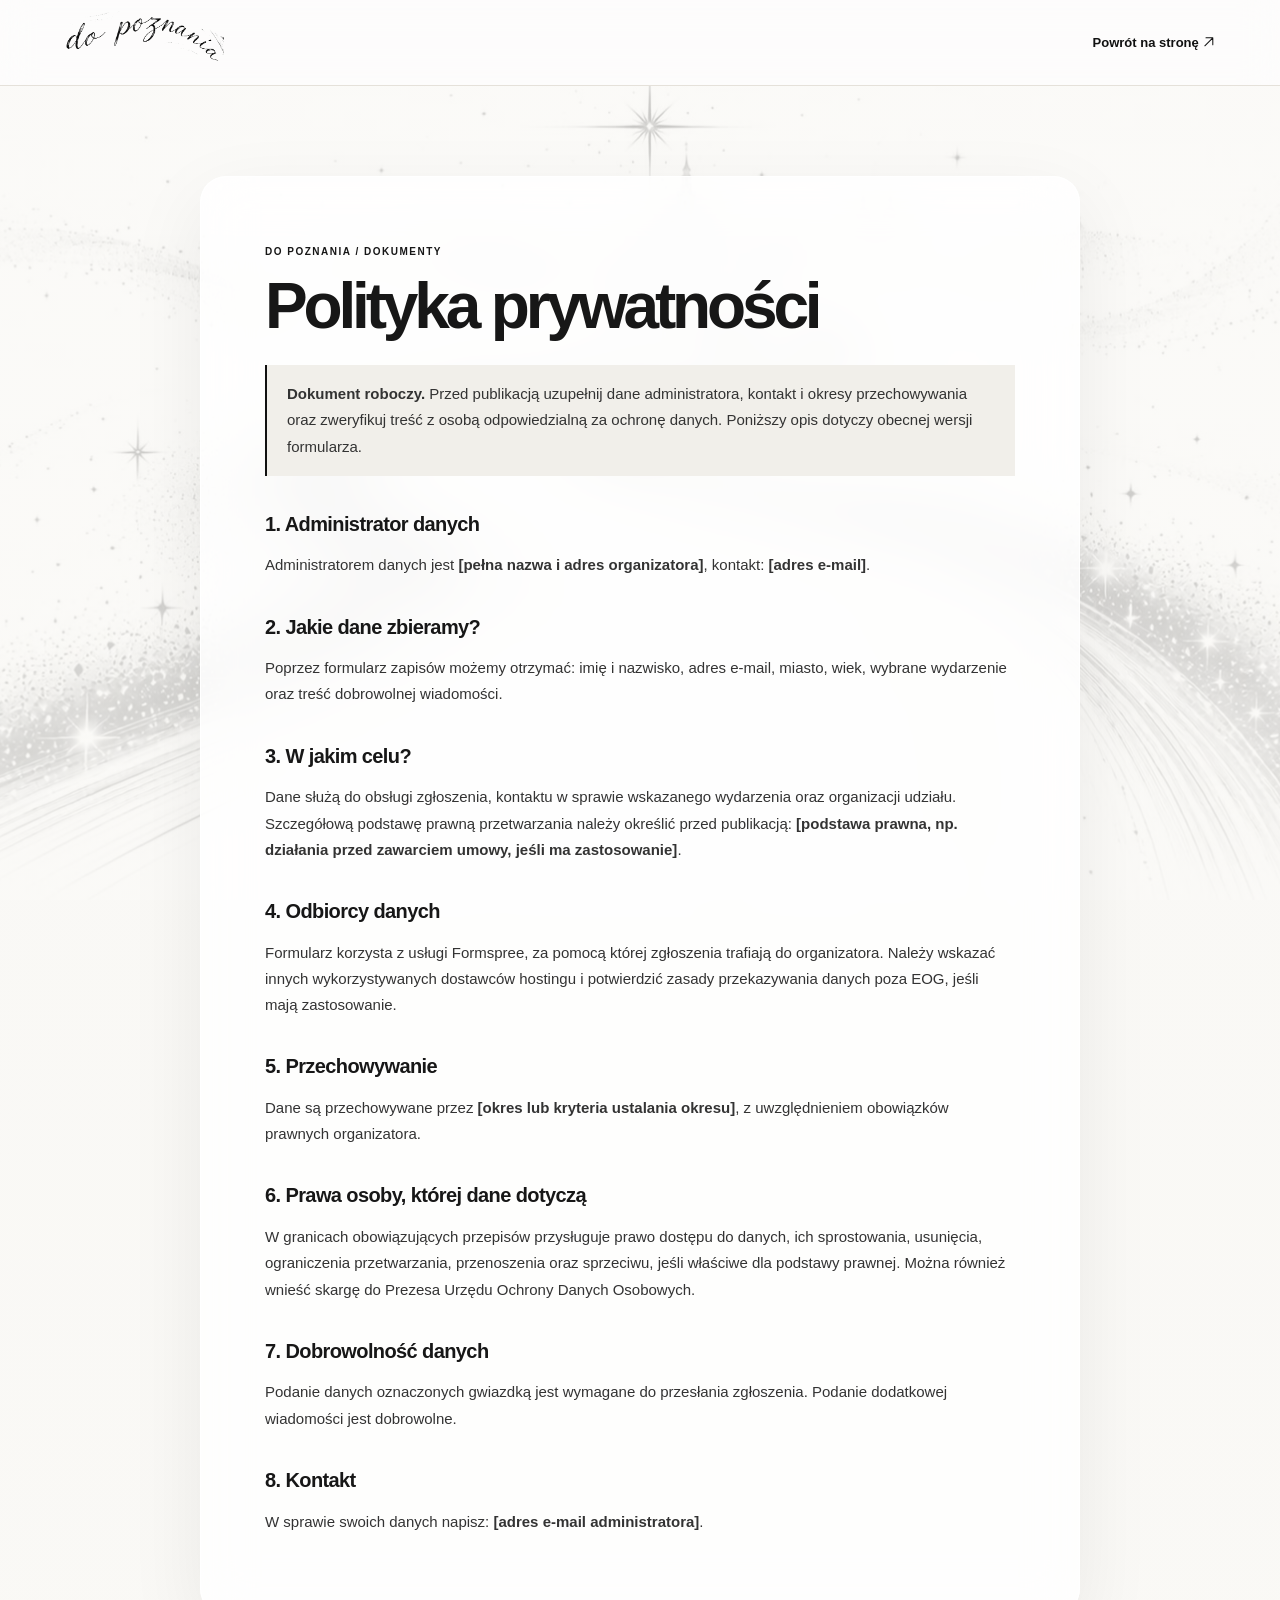
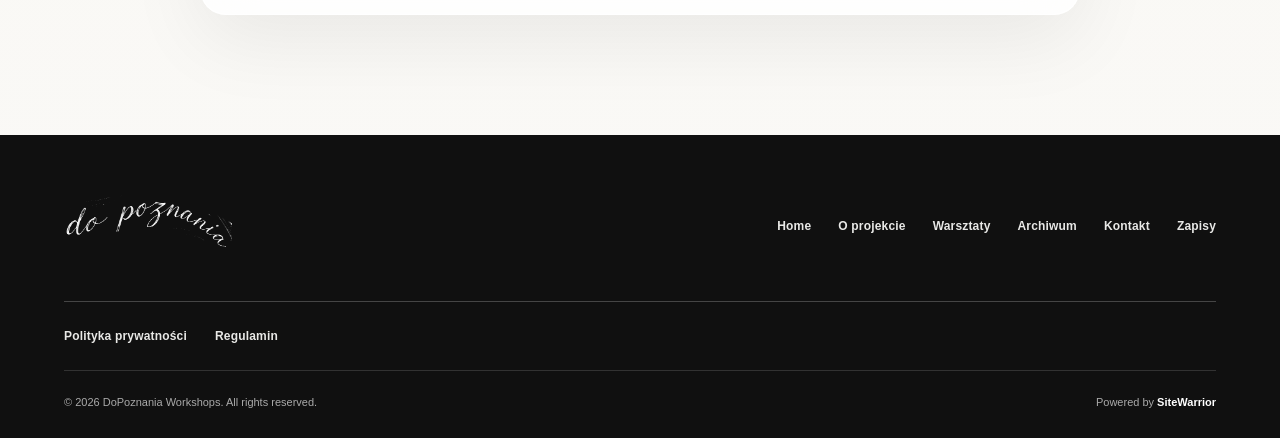
<file: polityka-prywatnosci.html>
<!DOCTYPE html>
<html lang="pl"><head><meta charset="utf-8"/><meta content="width=device-width,initial-scale=1" name="viewport"/><link href="./styles.css" rel="stylesheet"/><style>
.legal-page{background:#f6f5f2;color:#171717;font-family:Arial,Helvetica,sans-serif;margin:0;min-height:100vh}
.legal-header{height:86px;display:flex;justify-content:space-between;align-items:center;padding:0 clamp(18px,5vw,70px);background:rgba(255,255,255,.72);border-bottom:1px solid #e5e1da;backdrop-filter:blur(18px)}
.legal-header img{width:160px;max-height:72px;object-fit:contain;mix-blend-mode:multiply}.legal-header a{font-weight:650;font-size:13px;color:#111;text-decoration:none}
.legal-main{padding:90px 24px 120px;background:linear-gradient(rgba(250,249,246,.78),rgba(250,249,246,.92)),url('./assets/road-poster.jpg') center/cover fixed}
.legal-card{margin:auto;max-width:880px;background:rgba(255,255,255,.82);backdrop-filter:blur(25px);border:1px solid rgba(255,255,255,.95);border-radius:26px;box-shadow:0 25px 80px #0001;padding:clamp(27px,5vw,75px)}
.legal-card h1{font-size:clamp(37px,6vw,64px);letter-spacing:-.065em;margin:10px 0 22px}.legal-card h2{font-size:20px;margin-top:37px;letter-spacing:-.03em}.legal-card p,.legal-card li{font-size:15px;line-height:1.75;color:#333}.legal-card a{color:#111}.legal-label{font-size:10px;font-weight:760;letter-spacing:.15em}.legal-note{border-left:2px solid #111;padding:16px 20px;background:#f1efea;font-size:14px;line-height:1.7}.legal-card ul{padding-left:22px}
</style><title>Polityka prywatności · do Poznania</title></head><body class="legal-page"><header class="legal-header"><a aria-label="Strona główna" href="./index.html"><img alt="do Poznania" src="./assets/original-logo-extracted.png"/></a><a href="./index.html">Powrót na stronę <svg class="dp-arrow dp-arrow--diagonal" aria-hidden="true" viewBox="0 0 24 24" fill="none" xmlns="http://www.w3.org/2000/svg"><path d="M5 19 19 5M7 5h12v12" stroke="currentColor" stroke-width="1.8" stroke-linecap="round" stroke-linejoin="round"/></svg></a></header><main class="legal-main"><article class="legal-card"><span class="legal-label">DO POZNANIA / DOKUMENTY</span><h1>Polityka prywatności</h1><p class="legal-note"><strong>Dokument roboczy.</strong> Przed publikacją uzupełnij dane administratora, kontakt i okresy przechowywania oraz zweryfikuj treść z osobą odpowiedzialną za ochronę danych. Poniższy opis dotyczy obecnej wersji formularza.</p>
<h2>1. Administrator danych</h2><p>Administratorem danych jest <strong>[pełna nazwa i adres organizatora]</strong>, kontakt: <strong>[adres e-mail]</strong>.</p>
<h2>2. Jakie dane zbieramy?</h2><p>Poprzez formularz zapisów możemy otrzymać: imię i nazwisko, adres e-mail, miasto, wiek, wybrane wydarzenie oraz treść dobrowolnej wiadomości.</p>
<h2>3. W jakim celu?</h2><p>Dane służą do obsługi zgłoszenia, kontaktu w sprawie wskazanego wydarzenia oraz organizacji udziału. Szczegółową podstawę prawną przetwarzania należy określić przed publikacją: <strong>[podstawa prawna, np. działania przed zawarciem umowy, jeśli ma zastosowanie]</strong>.</p>
<h2>4. Odbiorcy danych</h2><p>Formularz korzysta z usługi Formspree, za pomocą której zgłoszenia trafiają do organizatora. Należy wskazać innych wykorzystywanych dostawców hostingu i potwierdzić zasady przekazywania danych poza EOG, jeśli mają zastosowanie.</p>
<h2>5. Przechowywanie</h2><p>Dane są przechowywane przez <strong>[okres lub kryteria ustalania okresu]</strong>, z uwzględnieniem obowiązków prawnych organizatora.</p>
<h2>6. Prawa osoby, której dane dotyczą</h2><p>W granicach obowiązujących przepisów przysługuje prawo dostępu do danych, ich sprostowania, usunięcia, ograniczenia przetwarzania, przenoszenia oraz sprzeciwu, jeśli właściwe dla podstawy prawnej. Można również wnieść skargę do Prezesa Urzędu Ochrony Danych Osobowych.</p>
<h2>7. Dobrowolność danych</h2><p>Podanie danych oznaczonych gwiazdką jest wymagane do przesłania zgłoszenia. Podanie dodatkowej wiadomości jest dobrowolne.</p>
<h2>8. Kontakt</h2><p>W sprawie swoich danych napisz: <strong>[adres e-mail administratora]</strong>.</p></article></main><footer class="site-footer"><div class="footer-main"><a class="footer-brand" href="./index.html#start"><img alt="do Poznania" src="./assets/logo-white-footer.png"/></a><nav aria-label="Nawigacja stopki" class="footer-links"><a href="./index.html">Home</a><a href="./o-projekcie.html">O projekcie</a><a href="./warsztaty.html">Warsztaty</a><a href="./archiwum.html">Archiwum</a><a href="./index.html#contact">Kontakt</a><a href="./index.html#zapisz-sie">Zapisy</a></nav></div><div class="footer-legal"><a href="./polityka-prywatnosci.html">Polityka prywatności</a><a href="./regulamin.html">Regulamin</a></div><div class="footer-bottom"><span>© 2026 DoPoznania Workshops. All rights reserved.</span><span>Powered by <a href="https://www.sitewarrior.eu/" rel="noopener noreferrer" target="_blank">SiteWarrior</a></span></div></footer></body></html>
</file>
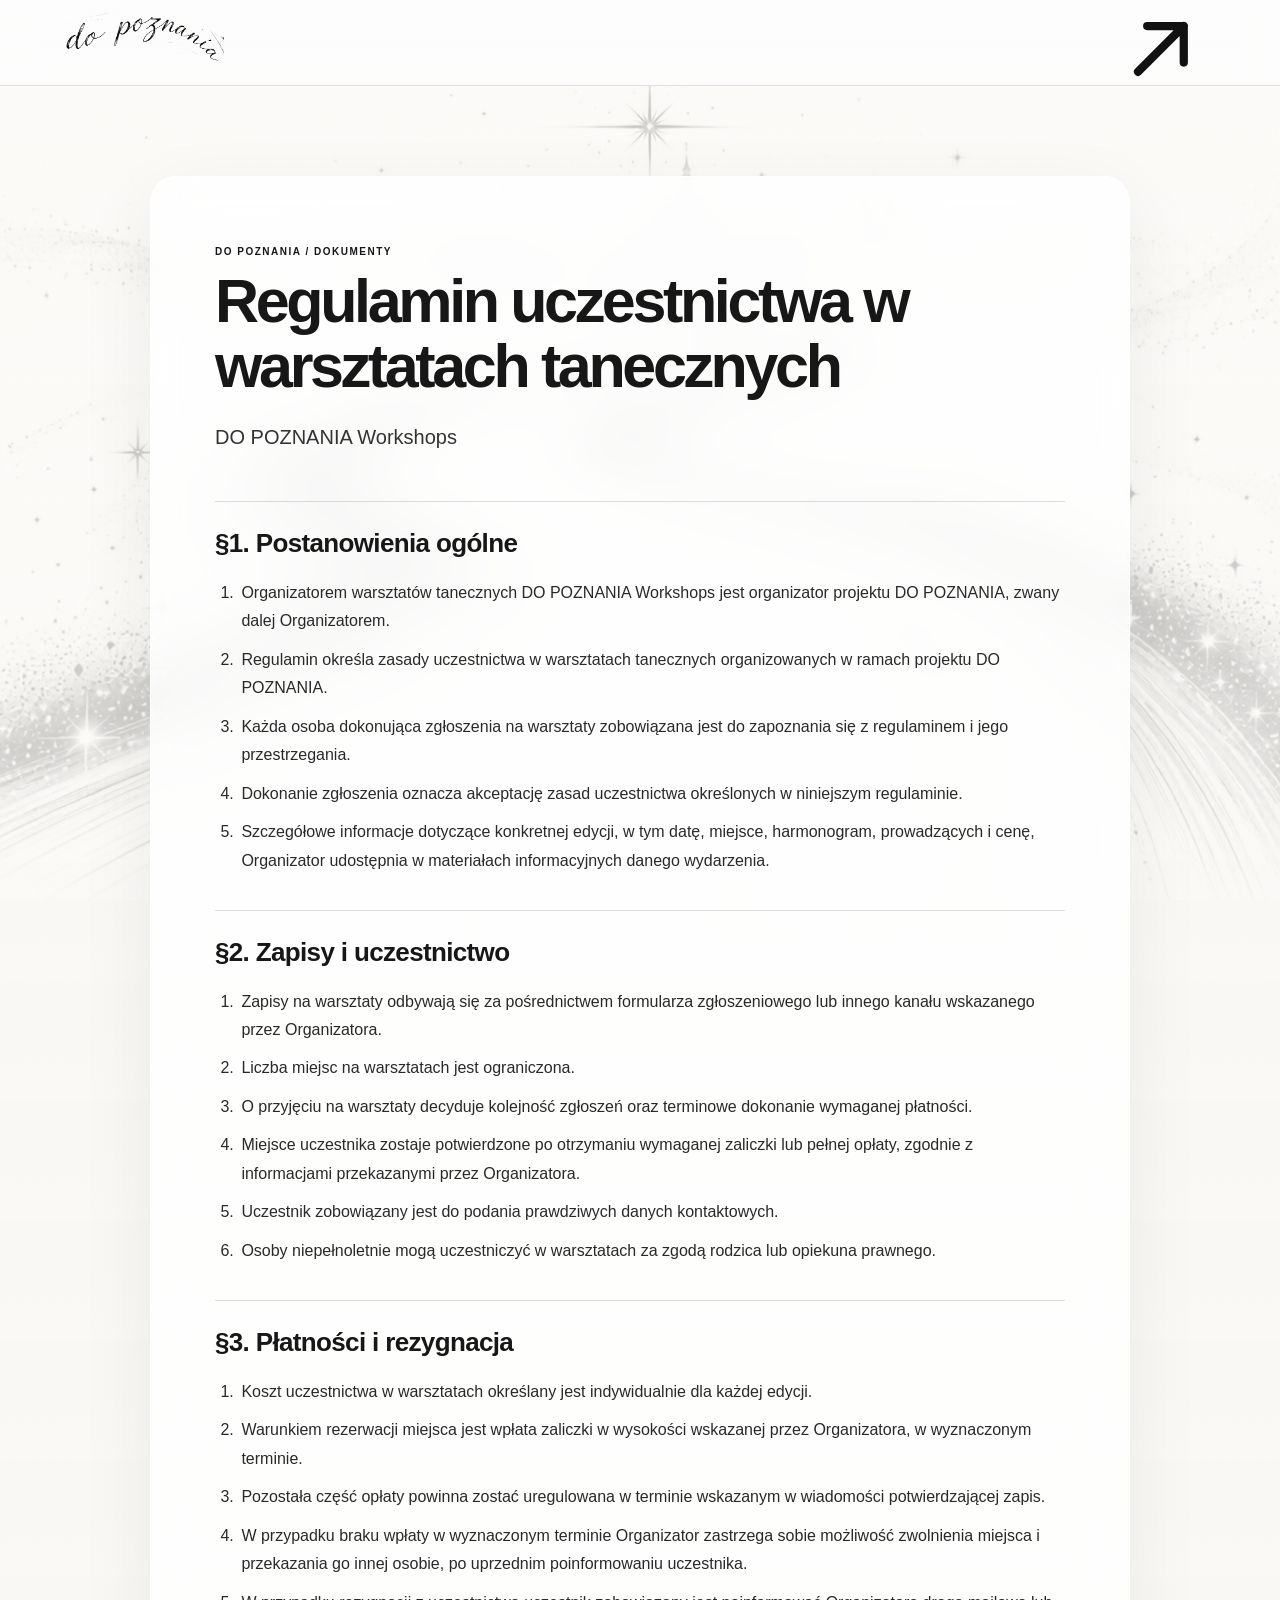
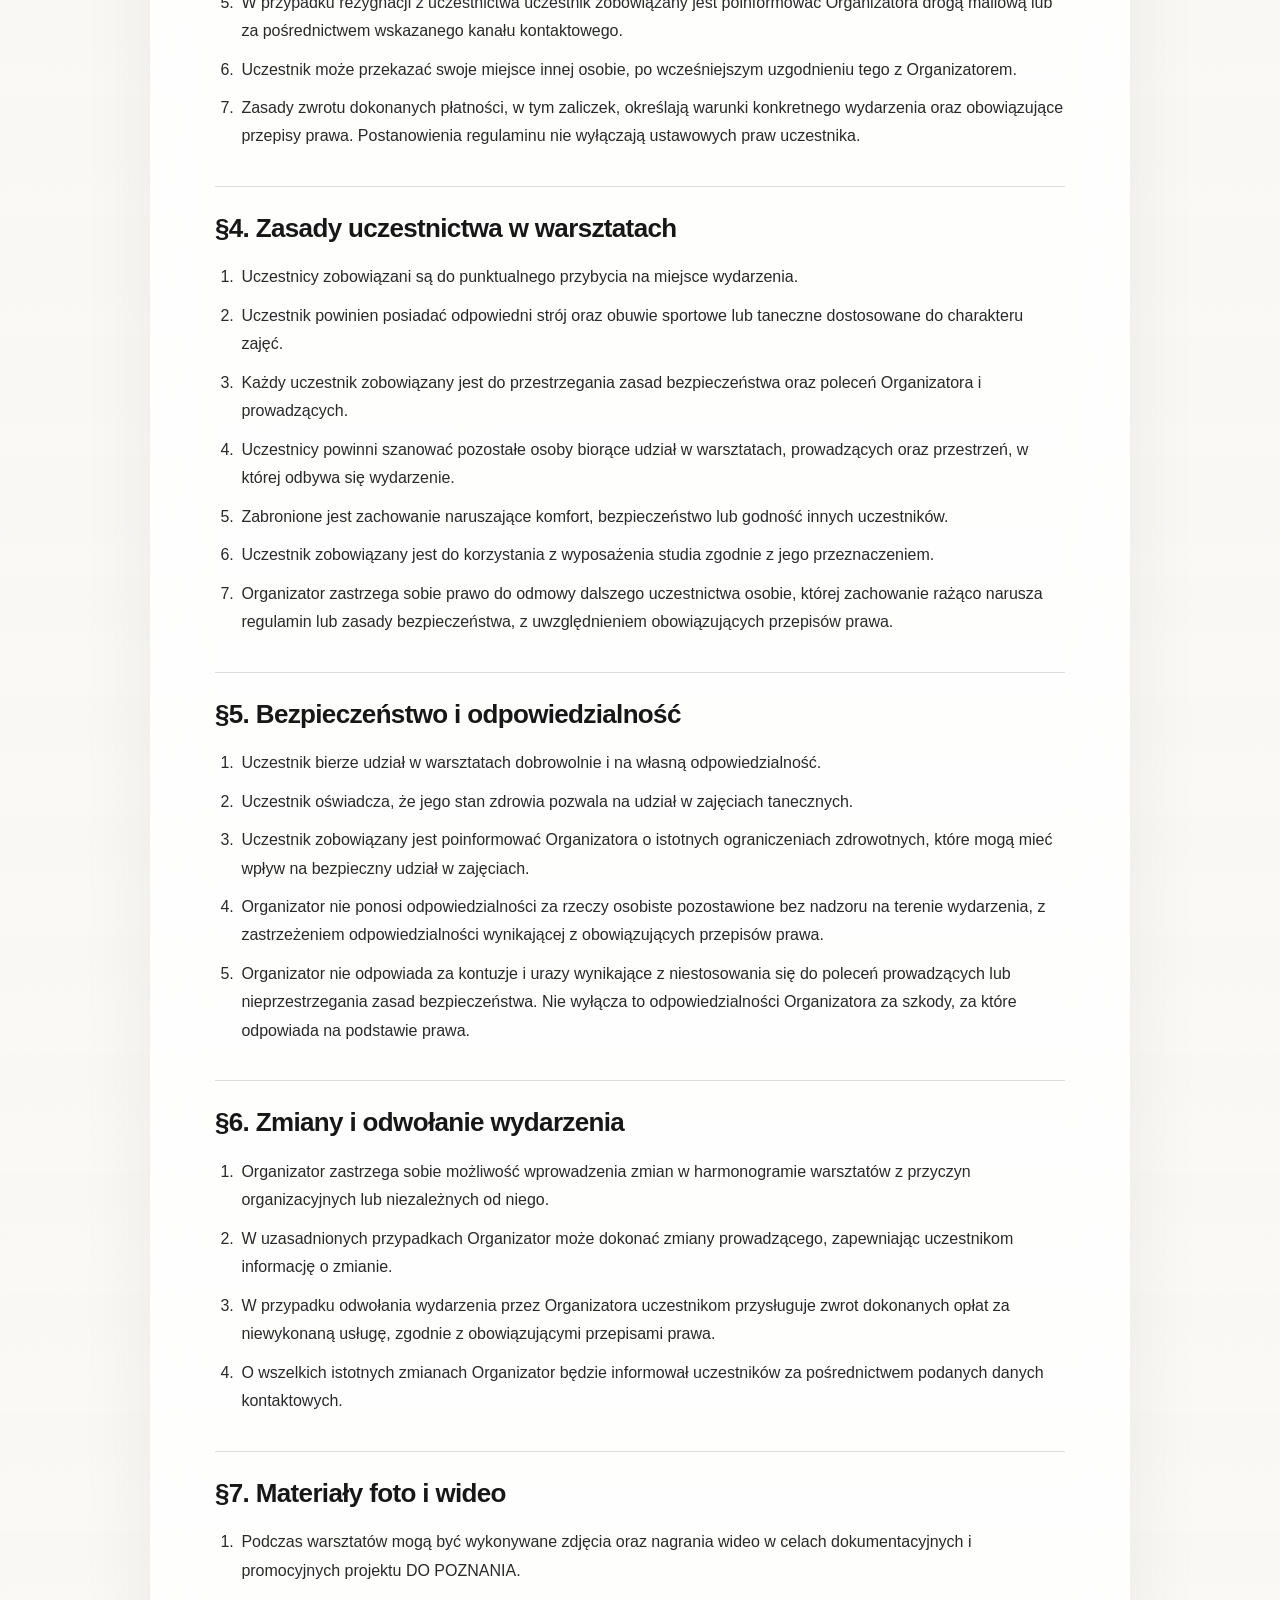
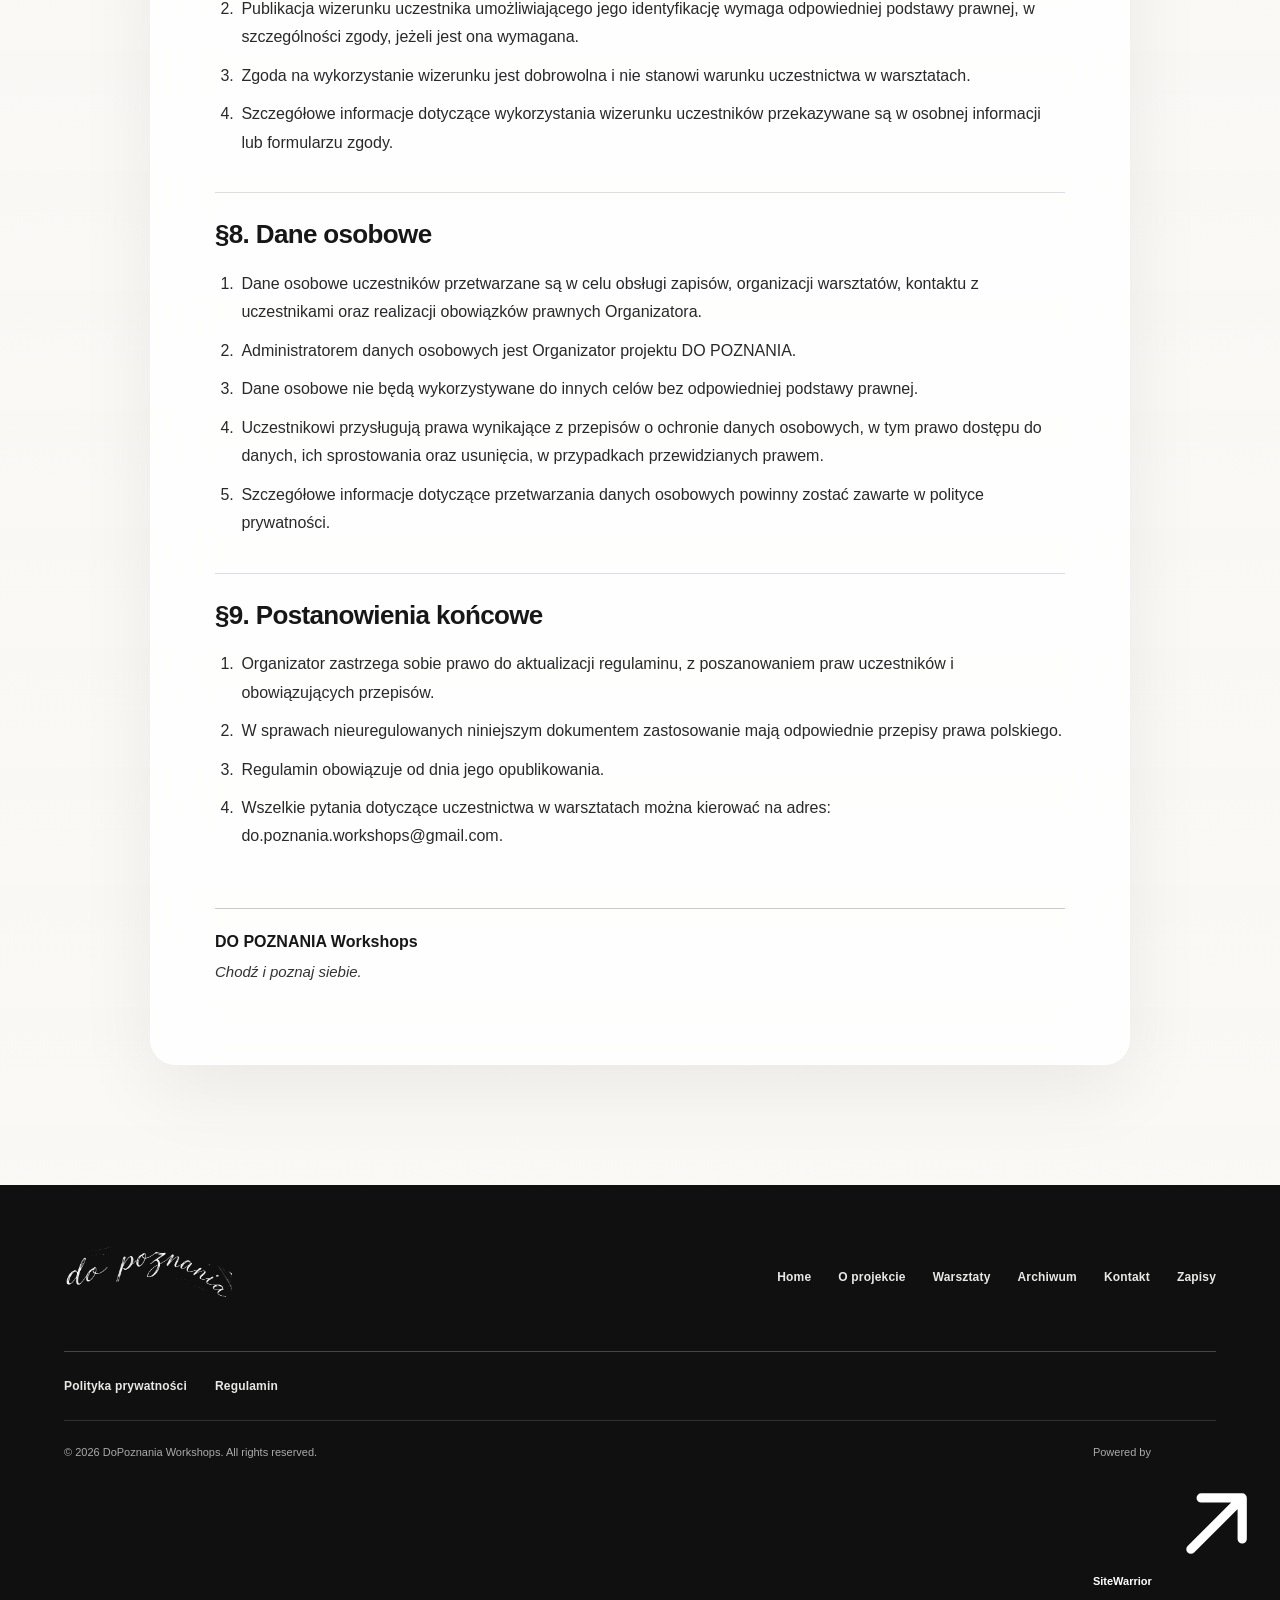
<file: regulamin.html>
<!DOCTYPE html>
<html lang="pl"><head><meta charset="utf-8"/><meta content="width=device-width,initial-scale=1" name="viewport"/><link href="./styles.css" rel="stylesheet"/><style>
.legal-page{background:#f6f5f2;color:#171717;font-family:Arial,Helvetica,sans-serif;margin:0;min-height:100vh}
.legal-header{height:86px;display:flex;justify-content:space-between;align-items:center;padding:0 clamp(18px,5vw,70px);background:rgba(255,255,255,.72);border-bottom:1px solid #e5e1da;backdrop-filter:blur(18px)}
.legal-header img{width:160px;max-height:72px;object-fit:contain;mix-blend-mode:multiply}.legal-header a{font-weight:650;font-size:13px;color:#111;text-decoration:none}
.legal-main{padding:90px 24px 120px;background:linear-gradient(rgba(250,249,246,.78),rgba(250,249,246,.92)),url('./assets/road-poster.jpg') center/cover fixed}
.legal-card{margin:auto;max-width:880px;background:rgba(255,255,255,.82);backdrop-filter:blur(25px);border:1px solid rgba(255,255,255,.95);border-radius:26px;box-shadow:0 25px 80px #0001;padding:clamp(27px,5vw,75px)}
.legal-card h1{font-size:clamp(37px,6vw,64px);letter-spacing:-.065em;margin:10px 0 22px}.legal-card h2{font-size:20px;margin-top:37px;letter-spacing:-.03em}.legal-card p,.legal-card li{font-size:15px;line-height:1.75;color:#333}.legal-card a{color:#111}.legal-label{font-size:10px;font-weight:760;letter-spacing:.15em}.legal-note{border-left:2px solid #111;padding:16px 20px;background:#f1efea;font-size:14px;line-height:1.7}.legal-card ul{padding-left:22px}
</style><title>Regulamin · do Poznania</title><style>
.regulation-card{max-width:980px;margin-inline:auto}.regulation-card h1{font-size:clamp(32px,5vw,61px);line-height:1.06;letter-spacing:-.055em;overflow-wrap:anywhere}.reg-subtitle{font-size:clamp(14px,2vw,20px)!important;margin:10px 0 46px;color:#595959}.reg-section{padding:25px 0;border-top:1px solid rgba(0,0,0,.13)}.reg-section h2{font-size:clamp(19px,2.2vw,26px);line-height:1.25;letter-spacing:-.025em;margin:0 0 19px}.reg-section ol{padding-left:1.45em;margin:0}.reg-section li{font-size:clamp(14px,1.3vw,16px);line-height:1.78;padding-left:.2em;margin:0 0 10px;color:#292929}.reg-signoff{border-top:1px solid rgba(0,0,0,.2);padding-top:24px;margin-top:22px}.reg-signoff p{margin-top:8px;font-style:italic}@media(max-width:600px){.regulation-card{padding:24px 21px}.reg-section{padding:22px 0}.reg-section li{font-size:14px}.regulation-card h1{font-size:clamp(30px,8vw,42px)}}
</style></head><body class="legal-page"><header class="legal-header"><a aria-label="Strona główna" href="./index.html"><img alt="do Poznania" src="./assets/original-logo-extracted.png"/></a><a href="./index.html">Powrót na stronę <svg aria-hidden="true" class="icon-arrow" fill="none" viewBox="0 0 24 24"><path d="M7 17 17 7M9 7h8v8" stroke="currentColor" stroke-linecap="round" stroke-linejoin="round" stroke-width="1.8"></path></svg></a></header><main class="legal-main"><article class="legal-card regulation-card"><span class="legal-label">DO POZNANIA / DOKUMENTY</span><h1>Regulamin uczestnictwa w warsztatach tanecznych</h1><p class="reg-subtitle">DO POZNANIA Workshops</p><section class="reg-section"><h2>§1. Postanowienia ogólne</h2><ol><li>Organizatorem warsztatów tanecznych DO POZNANIA Workshops jest organizator projektu DO POZNANIA, zwany dalej Organizatorem.</li><li>Regulamin określa zasady uczestnictwa w warsztatach tanecznych organizowanych w ramach projektu DO POZNANIA.</li><li>Każda osoba dokonująca zgłoszenia na warsztaty zobowiązana jest do zapoznania się z regulaminem i jego przestrzegania.</li><li>Dokonanie zgłoszenia oznacza akceptację zasad uczestnictwa określonych w niniejszym regulaminie.</li><li>Szczegółowe informacje dotyczące konkretnej edycji, w tym datę, miejsce, harmonogram, prowadzących i cenę, Organizator udostępnia w materiałach informacyjnych danego wydarzenia.</li></ol></section>
<section class="reg-section"><h2>§2. Zapisy i uczestnictwo</h2><ol><li>Zapisy na warsztaty odbywają się za pośrednictwem formularza zgłoszeniowego lub innego kanału wskazanego przez Organizatora.</li><li>Liczba miejsc na warsztatach jest ograniczona.</li><li>O przyjęciu na warsztaty decyduje kolejność zgłoszeń oraz terminowe dokonanie wymaganej płatności.</li><li>Miejsce uczestnika zostaje potwierdzone po otrzymaniu wymaganej zaliczki lub pełnej opłaty, zgodnie z informacjami przekazanymi przez Organizatora.</li><li>Uczestnik zobowiązany jest do podania prawdziwych danych kontaktowych.</li><li>Osoby niepełnoletnie mogą uczestniczyć w warsztatach za zgodą rodzica lub opiekuna prawnego.</li></ol></section>
<section class="reg-section"><h2>§3. Płatności i rezygnacja</h2><ol><li>Koszt uczestnictwa w warsztatach określany jest indywidualnie dla każdej edycji.</li><li>Warunkiem rezerwacji miejsca jest wpłata zaliczki w wysokości wskazanej przez Organizatora, w wyznaczonym terminie.</li><li>Pozostała część opłaty powinna zostać uregulowana w terminie wskazanym w wiadomości potwierdzającej zapis.</li><li>W przypadku braku wpłaty w wyznaczonym terminie Organizator zastrzega sobie możliwość zwolnienia miejsca i przekazania go innej osobie, po uprzednim poinformowaniu uczestnika.</li><li>W przypadku rezygnacji z uczestnictwa uczestnik zobowiązany jest poinformować Organizatora drogą mailową lub za pośrednictwem wskazanego kanału kontaktowego.</li><li>Uczestnik może przekazać swoje miejsce innej osobie, po wcześniejszym uzgodnieniu tego z Organizatorem.</li><li>Zasady zwrotu dokonanych płatności, w tym zaliczek, określają warunki konkretnego wydarzenia oraz obowiązujące przepisy prawa. Postanowienia regulaminu nie wyłączają ustawowych praw uczestnika.</li></ol></section>
<section class="reg-section"><h2>§4. Zasady uczestnictwa w warsztatach</h2><ol><li>Uczestnicy zobowiązani są do punktualnego przybycia na miejsce wydarzenia.</li><li>Uczestnik powinien posiadać odpowiedni strój oraz obuwie sportowe lub taneczne dostosowane do charakteru zajęć.</li><li>Każdy uczestnik zobowiązany jest do przestrzegania zasad bezpieczeństwa oraz poleceń Organizatora i prowadzących.</li><li>Uczestnicy powinni szanować pozostałe osoby biorące udział w warsztatach, prowadzących oraz przestrzeń, w której odbywa się wydarzenie.</li><li>Zabronione jest zachowanie naruszające komfort, bezpieczeństwo lub godność innych uczestników.</li><li>Uczestnik zobowiązany jest do korzystania z wyposażenia studia zgodnie z jego przeznaczeniem.</li><li>Organizator zastrzega sobie prawo do odmowy dalszego uczestnictwa osobie, której zachowanie rażąco narusza regulamin lub zasady bezpieczeństwa, z uwzględnieniem obowiązujących przepisów prawa.</li></ol></section>
<section class="reg-section"><h2>§5. Bezpieczeństwo i odpowiedzialność</h2><ol><li>Uczestnik bierze udział w warsztatach dobrowolnie i na własną odpowiedzialność.</li><li>Uczestnik oświadcza, że jego stan zdrowia pozwala na udział w zajęciach tanecznych.</li><li>Uczestnik zobowiązany jest poinformować Organizatora o istotnych ograniczeniach zdrowotnych, które mogą mieć wpływ na bezpieczny udział w zajęciach.</li><li>Organizator nie ponosi odpowiedzialności za rzeczy osobiste pozostawione bez nadzoru na terenie wydarzenia, z zastrzeżeniem odpowiedzialności wynikającej z obowiązujących przepisów prawa.</li><li>Organizator nie odpowiada za kontuzje i urazy wynikające z niestosowania się do poleceń prowadzących lub nieprzestrzegania zasad bezpieczeństwa. Nie wyłącza to odpowiedzialności Organizatora za szkody, za które odpowiada na podstawie prawa.</li></ol></section>
<section class="reg-section"><h2>§6. Zmiany i odwołanie wydarzenia</h2><ol><li>Organizator zastrzega sobie możliwość wprowadzenia zmian w harmonogramie warsztatów z przyczyn organizacyjnych lub niezależnych od niego.</li><li>W uzasadnionych przypadkach Organizator może dokonać zmiany prowadzącego, zapewniając uczestnikom informację o zmianie.</li><li>W przypadku odwołania wydarzenia przez Organizatora uczestnikom przysługuje zwrot dokonanych opłat za niewykonaną usługę, zgodnie z obowiązującymi przepisami prawa.</li><li>O wszelkich istotnych zmianach Organizator będzie informował uczestników za pośrednictwem podanych danych kontaktowych.</li></ol></section>
<section class="reg-section"><h2>§7. Materiały foto i wideo</h2><ol><li>Podczas warsztatów mogą być wykonywane zdjęcia oraz nagrania wideo w celach dokumentacyjnych i promocyjnych projektu DO POZNANIA.</li><li>Publikacja wizerunku uczestnika umożliwiającego jego identyfikację wymaga odpowiedniej podstawy prawnej, w szczególności zgody, jeżeli jest ona wymagana.</li><li>Zgoda na wykorzystanie wizerunku jest dobrowolna i nie stanowi warunku uczestnictwa w warsztatach.</li><li>Szczegółowe informacje dotyczące wykorzystania wizerunku uczestników przekazywane są w osobnej informacji lub formularzu zgody.</li></ol></section>
<section class="reg-section"><h2>§8. Dane osobowe</h2><ol><li>Dane osobowe uczestników przetwarzane są w celu obsługi zapisów, organizacji warsztatów, kontaktu z uczestnikami oraz realizacji obowiązków prawnych Organizatora.</li><li>Administratorem danych osobowych jest Organizator projektu DO POZNANIA.</li><li>Dane osobowe nie będą wykorzystywane do innych celów bez odpowiedniej podstawy prawnej.</li><li>Uczestnikowi przysługują prawa wynikające z przepisów o ochronie danych osobowych, w tym prawo dostępu do danych, ich sprostowania oraz usunięcia, w przypadkach przewidzianych prawem.</li><li>Szczegółowe informacje dotyczące przetwarzania danych osobowych powinny zostać zawarte w polityce prywatności.</li></ol></section>
<section class="reg-section"><h2>§9. Postanowienia końcowe</h2><ol><li>Organizator zastrzega sobie prawo do aktualizacji regulaminu, z poszanowaniem praw uczestników i obowiązujących przepisów.</li><li>W sprawach nieuregulowanych niniejszym dokumentem zastosowanie mają odpowiednie przepisy prawa polskiego.</li><li>Regulamin obowiązuje od dnia jego opublikowania.</li><li>Wszelkie pytania dotyczące uczestnictwa w warsztatach można kierować na adres: do.poznania.workshops@gmail.com.</li></ol></section><div class="reg-signoff"><strong>DO POZNANIA Workshops</strong><p>Chodź i poznaj siebie.</p></div></article></main><footer class="site-footer"><div class="footer-main"><a class="footer-brand" href="./index.html#start"><img alt="do Poznania" src="./assets/logo-white-footer.png"/></a><nav aria-label="Nawigacja stopki" class="footer-links"><a href="./index.html">Home</a><a href="./o-projekcie.html">O projekcie</a><a href="./warsztaty.html">Warsztaty</a><a href="./archiwum.html">Archiwum</a><a href="./index.html#contact">Kontakt</a><a href="./index.html#zapisz-sie">Zapisy</a></nav></div><div class="footer-legal"><a href="./polityka-prywatnosci.html">Polityka prywatności</a><a href="./regulamin.html">Regulamin</a></div><div class="footer-bottom"><span>© 2026 DoPoznania Workshops. All rights reserved.</span><span>Powered by <a href="https://www.sitewarrior.eu/" rel="noopener noreferrer" target="_blank">SiteWarrior <svg aria-hidden="true" class="icon-arrow" fill="none" viewBox="0 0 24 24"><path d="M7 17 17 7M9 7h8v8" stroke="currentColor" stroke-linecap="round" stroke-linejoin="round" stroke-width="1.8"></path></svg></a></span></div></footer></body></html>
</file>
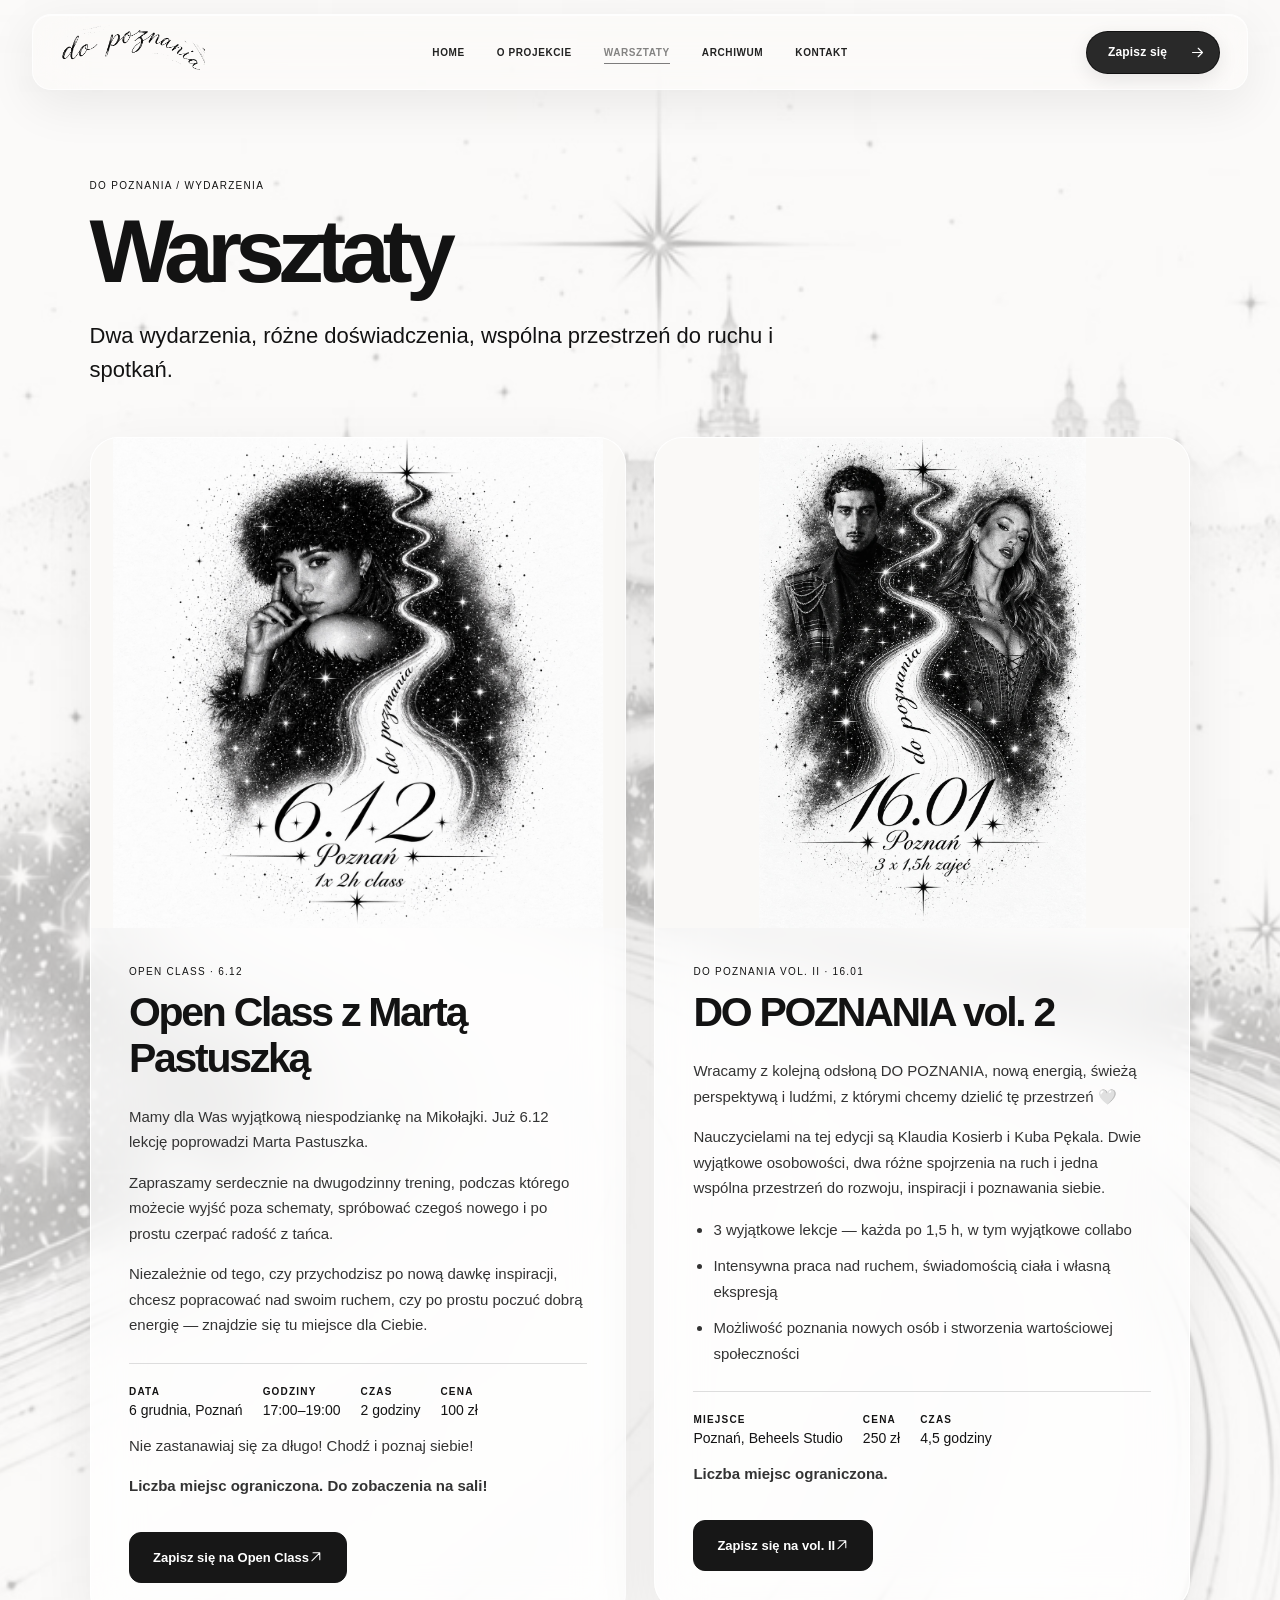
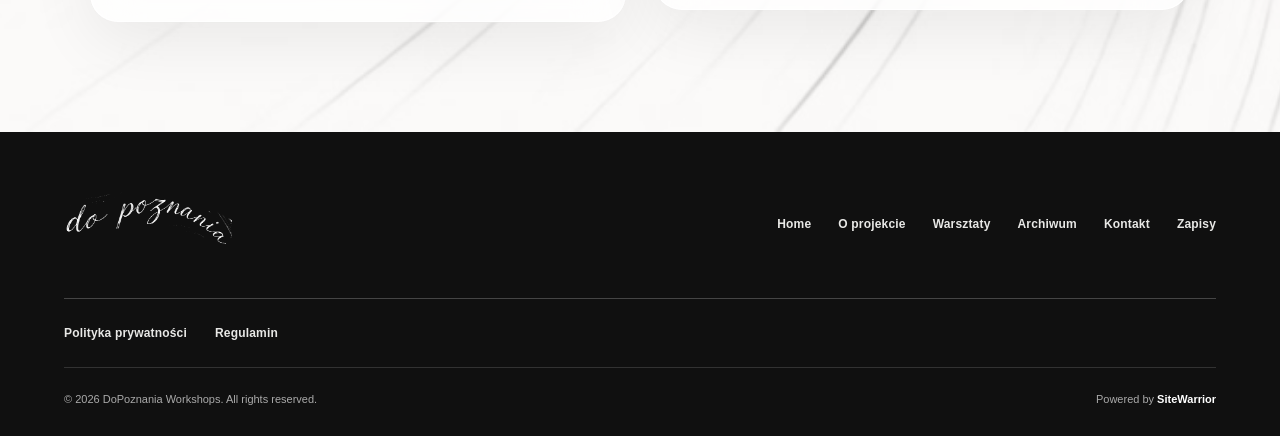
<file: warsztaty.html>
<!DOCTYPE html>

<html lang="pl"><head><meta charset="utf-8"/><meta content="width=device-width,initial-scale=1" name="viewport"/><meta content="Open Class z Martą Pastuszką i warsztaty DO POZNANIA vol. II z Klaudią Kosierb i Kubą Pękalą w Poznaniu." name="description"/><title>Warsztaty i Open Class — DO POZNANIA</title><link href="./styles.css" rel="stylesheet"/><style>
.about-page{background:#faf9f7}.about-main{min-height:100svh;padding:180px clamp(24px,7vw,110px) 110px;position:relative;overflow:hidden}.about-backdrop{position:absolute;inset:0;background:url('./assets/road-poster.jpg') center/cover no-repeat;opacity:.26;pointer-events:none}.about-shell{position:relative;max-width:1040px;margin:auto}.about-glass{max-width:760px;padding:clamp(32px,5vw,74px);border-radius:26px;background:rgba(255,255,255,.75);border:1px solid rgba(255,255,255,.95);box-shadow:0 20px 65px rgba(0,0,0,.07);backdrop-filter:blur(30px)}.about-glass .eyebrow{font-size:11px;letter-spacing:.13em;font-weight:750;margin-bottom:30px}.about-glass h1{font-size:clamp(48px,7vw,88px);font-weight:700;letter-spacing:-.07em;margin:0 0 24px;line-height:1}.about-glass p{font-size:clamp(16px,1.6vw,21px);line-height:1.65;max-width:650px;margin:0 0 20px}.about-actions{display:flex;gap:22px;flex-wrap:wrap;margin-top:45px}.about-actions a{font-size:12px;font-weight:700;border-bottom:1px solid #111;padding-bottom:9px}.about-footer{background:#111;color:#fff;min-height:120px;display:flex;align-items:center;justify-content:space-between;padding:28px 6%;gap:30px}.about-footer img{width:160px;height:auto}.about-footer a{font-size:12px}.about-mobile-menu{position:fixed;z-index:80;top:90px;left:12px;right:12px;background:#fff;padding:20px;border:1px solid #ddd;border-radius:16px;box-shadow:0 20px 40px #0002}.about-mobile-menu a{display:block;padding:12px 7px;border-bottom:1px solid #eee}
</style><style>.about-shell{max-width:1180px}.about-glass{max-width:850px}.about-lead{font-weight:480}.story-gallery{display:grid;grid-template-columns:1.45fr .75fr;gap:20px;margin:46px 0 80px}.story-gallery figure{margin:0;overflow:hidden;border-radius:24px;background:#eee}.story-gallery img{display:block;width:100%;height:100%;object-fit:cover;filter:grayscale(1)}.story-gallery__large{height:590px}.story-gallery__column{display:grid;gap:20px;grid-template-rows:1fr 1fr}.about-copy-glass{max-width:940px;margin-left:auto;background:rgba(255,255,255,.65);backdrop-filter:blur(24px);border:1px solid rgba(255,255,255,.9);border-radius:28px;padding:clamp(28px,5vw,70px)}.about-copy-glass p{font-size:clamp(16px,1.7vw,21px);line-height:1.72;margin:0 0 27px;max-width:760px}.about-end-links{display:flex;flex-wrap:wrap;gap:22px;margin:40px 0}.about-end-links a{font-weight:700;border-bottom:1px solid #171717;padding-bottom:9px}@media(max-width:720px){.story-gallery{grid-template-columns:1fr;margin:28px 0 45px}.story-gallery__large{height:380px}.story-gallery__column{grid-template-columns:1fr 1fr;grid-template-rows:230px}.about-main{padding-top:125px}}</style><style>.workshops-shell{position:relative;max-width:1350px;margin:auto}.workshops-title{max-width:770px;margin-bottom:50px}.workshops-title h1{font-size:clamp(52px,7vw,105px);letter-spacing:-.075em;line-height:1;margin:16px 0}.workshops-title p{font-size:clamp(16px,2vw,22px);line-height:1.55}.workshops-grid{display:grid;grid-template-columns:1fr 1fr;gap:28px;align-items:start}.workshop-event{overflow:hidden;border-radius:28px}.workshop-event.glass{background:rgba(255,255,255,.69);border:1px solid rgba(255,255,255,.96);backdrop-filter:blur(24px);box-shadow:0 20px 65px #00000012}.workshop-event>img{width:100%;height:490px;display:block;object-fit:contain;background:#faf9f7}.workshop-event__content{padding:clamp(24px,3vw,43px)}.workshop-event__content .eyebrow{margin:0 0 13px;font-size:10px}.workshop-event__content h2{font-size:clamp(27px,3.2vw,45px);letter-spacing:-.055em;line-height:1.12;margin:0 0 22px}.workshop-event__content p,.workshop-event__content li{font-size:15px;line-height:1.7;color:#333}.workshop-event__content ul{padding-left:20px}.workshop-event__content li{margin:0 0 11px}.workshop-event__content a{display:inline-flex;border:1px solid #171717;background:#171717;color:#fff;padding:17px 23px;border-radius:12px;margin-top:18px;font-size:13px;font-weight:700}.event-details{display:flex;gap:20px;flex-wrap:wrap;border-top:1px solid #ddd;padding-top:22px;margin-top:25px}.event-details span{font-size:14px;display:grid;gap:5px}.event-details b{font-size:10px;text-transform:uppercase;letter-spacing:.12em}.event-limited{font-weight:700!important}@media(max-width:850px){.workshops-grid{grid-template-columns:1fr}.workshop-event>img{height:380px}.workshops-title{margin-bottom:25px}}</style></head><body class="about-page"><header class="header"><a class="brand" href="./index.html#start"><img alt="do Poznania" class="logo-art" src="./assets/original-logo-extracted.png"/></a><nav aria-label="Nawigacja główna" class="header__nav"><a href="./index.html">HOME</a><a class="" href="./o-projekcie.html">O PROJEKCIE</a><a aria-current="page" class="active" href="./warsztaty.html">WARSZTATY</a><a href="./archiwum.html">ARCHIWUM</a><a href="./index.html#contact">KONTAKT</a></nav><div class="header__right"><a class="header__cta" href="./index.html#zapisz-sie"><span>Zapisz się</span><svg aria-hidden="true" fill="none" viewbox="0 0 24 24"><path d="M5 12h14m-6-6 6 6-6 6" stroke="currentColor" stroke-linecap="round" stroke-linejoin="round" stroke-width="1.6"></path></svg></a><button aria-expanded="false" aria-label="Otwórz menu" class="menu-btn" id="aboutMenuToggle" type="button"><i></i><i></i><span>MENU</span></button></div></header><div class="about-mobile-menu" hidden="" id="aboutMobileMenu"><a href="./index.html">Home</a><a href="./o-projekcie.html">O projekcie</a><a href="./warsztaty.html">Warsztaty</a><a href="./archiwum.html">Archiwum</a><a href="./index.html#contact">Kontakt</a></div><main class="about-main"><div aria-hidden="true" class="about-backdrop"></div><div class="workshops-shell"><div class="workshops-title"><span class="eyebrow">DO POZNANIA / WYDARZENIA</span><h1>Warsztaty</h1><p>Dwa wydarzenia, różne doświadczenia, wspólna przestrzeń do ruchu i spotkań.</p></div><div class="workshops-grid"><article class="workshop-event glass"><img alt="Plakat Open Class z Martą Pastuszką — 6.12" loading="eager" src="./assets/poster-open-class-06-12.jpg"/><div class="workshop-event__content"><span class="eyebrow">OPEN CLASS · 6.12</span><h2>Open Class z Martą Pastuszką</h2><p>Mamy dla Was wyjątkową niespodziankę na Mikołajki. Już 6.12 lekcję poprowadzi Marta Pastuszka.</p><p>Zapraszamy serdecznie na dwugodzinny trening, podczas którego możecie wyjść poza schematy, spróbować czegoś nowego i po prostu czerpać radość z tańca.</p><p>Niezależnie od tego, czy przychodzisz po nową dawkę inspiracji, chcesz popracować nad swoim ruchem, czy po prostu poczuć dobrą energię — znajdzie się tu miejsce dla Ciebie.</p><div class="event-details"><span><b>Data</b>6 grudnia, Poznań</span><span><b>Godziny</b>17:00–19:00</span><span><b>Czas</b>2 godziny</span><span><b>Cena</b>100 zł</span></div><p>Nie zastanawiaj się za długo! Chodź i poznaj siebie!</p><p class="event-limited">Liczba miejsc ograniczona. Do zobaczenia na sali!</p><a href="./index.html?event=open-class-06-12#zapisz-sie">Zapisz się na Open Class <svg class="dp-arrow dp-arrow--diagonal" aria-hidden="true" viewBox="0 0 24 24" fill="none" xmlns="http://www.w3.org/2000/svg"><path d="M5 19 19 5M7 5h12v12" stroke="currentColor" stroke-width="1.8" stroke-linecap="round" stroke-linejoin="round"/></svg></a></div></article><article class="workshop-event glass"><img alt="Plakat DO POZNANIA vol. II — 16.01" loading="eager" src="./assets/poster-warsztaty-16-01.jpg"/><div class="workshop-event__content"><span class="eyebrow">DO POZNANIA VOL. II · 16.01</span><h2>DO POZNANIA vol. 2</h2><p>Wracamy z kolejną odsłoną DO POZNANIA, nową energią, świeżą perspektywą i ludźmi, z którymi chcemy dzielić tę przestrzeń 🤍</p><p>Nauczycielami na tej edycji są Klaudia Kosierb i Kuba Pękala. Dwie wyjątkowe osobowości, dwa różne spojrzenia na ruch i jedna wspólna przestrzeń do rozwoju, inspiracji i poznawania siebie.</p><ul><li>3 wyjątkowe lekcje — każda po 1,5 h, w tym wyjątkowe collabo</li><li>Intensywna praca nad ruchem, świadomością ciała i własną ekspresją</li><li>Możliwość poznania nowych osób i stworzenia wartościowej społeczności</li></ul><div class="event-details"><span><b>Miejsce</b>Poznań, Beheels Studio</span><span><b>Cena</b>250 zł</span><span><b>Czas</b>4,5 godziny</span></div><p class="event-limited">Liczba miejsc ograniczona.</p><a href="./index.html?event=workshops-16-01#zapisz-sie">Zapisz się na vol. II <svg class="dp-arrow dp-arrow--diagonal" aria-hidden="true" viewBox="0 0 24 24" fill="none" xmlns="http://www.w3.org/2000/svg"><path d="M5 19 19 5M7 5h12v12" stroke="currentColor" stroke-width="1.8" stroke-linecap="round" stroke-linejoin="round"/></svg></a></div></article></div></div></main><footer class="site-footer"><div class="footer-main"><a class="footer-brand" href="./index.html#start"><img alt="do Poznania" src="./assets/logo-white-footer.png"/></a><nav aria-label="Nawigacja stopki" class="footer-links"><a href="./index.html">Home</a><a href="./o-projekcie.html">O projekcie</a><a aria-current="page" class="active" href="./warsztaty.html">Warsztaty</a><a href="./archiwum.html">Archiwum</a><a href="./index.html#contact">Kontakt</a><a href="./index.html#zapisz-sie">Zapisy</a></nav></div><div class="footer-legal"><a href="./polityka-prywatnosci.html">Polityka prywatności</a><a href="./regulamin.html">Regulamin</a></div><div class="footer-bottom"><span>© 2026 DoPoznania Workshops. All rights reserved.</span><span>Powered by <a href="https://www.sitewarrior.eu/" rel="noopener noreferrer" target="_blank">SiteWarrior</a></span></div></footer><script>const t=document.getElementById('aboutMenuToggle'),m=document.getElementById('aboutMobileMenu');t.addEventListener('click',()=>{m.hidden=!m.hidden;t.setAttribute('aria-expanded',String(!m.hidden))});</script></body></html>
</file>
<file: styles.css>
:root{--ink:#111;--paper:#faf9f6;--line:#bdbbb5;--sans:Arial,Helvetica,system-ui,sans-serif}*{box-sizing:border-box}html{scroll-behavior:auto}body{margin:0;background:var(--paper);color:var(--ink);font-family:var(--sans);-webkit-font-smoothing:antialiased}button,a{font:inherit}button{cursor:pointer}a{color:inherit;text-decoration:none}button:focus-visible,a:focus-visible{outline:2px solid #111;outline-offset:5px}button:disabled{cursor:not-allowed}::selection{background:#101010;color:white}.header{position:fixed;inset:0 0 auto 0;height:94px;z-index:30;display:flex;align-items:center;justify-content:space-between;padding:0 4.3%;background:linear-gradient(#faf9f6e0,#faf9f600);pointer-events:none}.header>*{pointer-events:auto}.brand{font-size:25px;font-weight:850;letter-spacing:-1.6px;line-height:.9;white-space:nowrap}.brand>span,.footer-brand>span{font-size:1.2em}.brand small{display:block;font-size:8px;letter-spacing:1.75px;font-weight:600;margin-top:9px}.header__right{display:flex;align-items:center;gap:34px}.header__edition{font-weight:650;font-size:10px;letter-spacing:1.45px}.star{margin:0 9px;font-size:16px}.header__cta{background:#101010;color:#fff;border:1px solid #101010;padding:15px 20px;font-weight:750;letter-spacing:1.35px;font-size:10px;transition:.3s}.header__cta:hover{background:#fff;color:#111}.header__cta span{font-size:16px;margin-left:19px}.menu-btn{display:flex;gap:5px;align-items:center;border:0;background:transparent;padding:11px 0 11px 11px;position:relative}.menu-btn i{display:block;background:#111;width:24px;height:1.5px;position:absolute;top:13px;right:40px}.menu-btn i:nth-child(2){top:20px;width:16px}.menu-btn span{font-size:10px;letter-spacing:1.5px;font-weight:750;margin-left:35px}.rail{position:fixed;z-index:20;right:3.1%;top:50%;transform:translateY(-50%);display:flex;align-items:center;gap:13px;flex-direction:column}.rail__caption,.rail__bottom{font-size:8px;letter-spacing:1.4px;writing-mode:vertical-rl;font-weight:750}.rail__bottom{color:#595959}.rail__track{height:112px;width:1px;background:#aaa;position:relative;overflow:hidden}.rail__track span{position:absolute;top:0;left:0;width:100%;height:0;background:#111;transition:height .08s}.rail__chapters{display:grid;gap:14px;margin:10px 0}.rail__chapters button{border:0;background:none;color:#888;padding:3px;font-size:10px;font-weight:650;transition:.2s}.rail__chapters button.active{color:#111;font-weight:900;transform:scale(1.3)}.journey{position:relative}.stage{position:sticky;top:0;height:100vh;height:100svh;width:100%;overflow:hidden;z-index:0;pointer-events:none;background:#fbfaf8}.stage__media{position:absolute;inset:-3%;transform:scale(1.065);transform-origin:50% 58%;will-change:transform}.stage__media video,.stage__fallback{position:absolute;width:100%;height:100%;object-fit:cover;object-position:center center;inset:0}.stage__fallback{background:url('./assets/road-poster.jpg') center/cover no-repeat;z-index:-1}.stage__wash{position:absolute;inset:0;background:linear-gradient(90deg,rgba(250,249,246,.95) 0%,rgba(250,249,246,.64) 24%,rgba(250,249,246,0) 56%,rgba(250,249,246,.18) 100%);opacity:var(--wash,.66);transition:opacity .2s}.stage__grain{position:absolute;inset:0;opacity:.14;background-image:url("data:image/svg+xml,%3Csvg viewBox='0 0 180 180' xmlns='http://www.w3.org/2000/svg'%3E%3Cfilter id='n'%3E%3CfeTurbulence type='fractalNoise' baseFrequency='.62' numOctaves='2' stitchTiles='stitch'/%3E%3C/filter%3E%3Crect width='100%25' height='100%25' filter='url(%23n)' opacity='.17'/%3E%3C/svg%3E")}.stage__topshade{position:absolute;inset:0 0 auto;height:120px;background:linear-gradient(#faf9f6,transparent)}.stage__bottomshade{position:absolute;inset:auto 0 0;height:140px;background:linear-gradient(transparent,#faf9f6)}.chapter{position:relative;height:105vh;height:105svh;z-index:1;display:flex;align-items:center;padding:100px max(11%,60px) 80px max(7%,42px)}.chapter:first-of-type{margin-top:-100vh;margin-top:-100svh}.chapter__inner{width:min(100%,1220px);margin:auto;position:relative}.chapter__number{position:absolute;left:4.4%;bottom:39px;font-size:10px;font-weight:700;letter-spacing:2px}.eyebrow{display:flex;align-items:center;gap:13px;letter-spacing:2.2px;font-weight:800;font-size:10px;margin-bottom:34px}.eyebrow__line{width:32px;height:1px;background:#111}.chapter h1,.chapter h2{font-weight:900;letter-spacing:-.077em;text-transform:uppercase;line-height:.89;margin:0}.chapter h1{font-size:clamp(60px,8.2vw,145px)}.chapter h2{font-size:clamp(58px,7.3vw,125px)}.chapter h1 em,.chapter h2 em{font-style:normal;font-weight:450;letter-spacing:-.09em}.chapter--hero .chapter__inner{padding:30px 0}.hero__baseline{display:flex;align-items:end;gap:70px;margin-top:28px}.hero__baseline p{font-size:clamp(14px,1.5vw,21px);line-height:1.5;letter-spacing:-.035em;margin:0}.hero__baseline strong{font-weight:800}.text-link{border:0;background:transparent;border-bottom:1px solid #111;padding:0 0 12px;text-align:left;font-size:11px;letter-spacing:1.35px;font-weight:850}.text-link span{display:inline-block;margin-left:24px;font-size:17px;transition:.2s}.text-link:hover span{transform:translate(3px,-3px)}.hero__scroll{display:flex;align-items:center;gap:20px;margin-top:11vh;font-size:9px;font-weight:800;letter-spacing:2px}.scroll-icon{display:grid;place-items:center;border:1px solid #222;border-radius:50%;height:35px;width:35px;font-size:16px}.split{width:min(100%,1180px)}.split.left{margin-left:0;margin-right:auto;max-width:690px}.split.right{margin-left:auto;margin-right:3%;max-width:640px}.chapter__kicker{display:block;font-size:12px;font-weight:850;letter-spacing:1.5px;margin-bottom:18px}.chapter__body{font-size:clamp(16px,1.7vw,23px);line-height:1.4;max-width:500px;letter-spacing:-.035em;font-weight:450;margin:29px 0 26px}.action{border:1px solid #111;background:rgba(250,249,246,.75);color:#111;min-width:250px;padding:18px 20px;display:inline-flex;align-items:center;justify-content:space-between;gap:30px;font-size:10px;font-weight:850;letter-spacing:1.1px;transition:background .25s,color .25s,transform .25s}.action:hover{background:#111;color:#fff;transform:translateY(-3px)}.action span{font-size:19px}.action--black{background:#111;color:#fff}.action--black:hover{background:#fff;color:#111}.event-facts{display:flex;gap:15px;flex-wrap:wrap;margin:24px 0}.event-facts span{font-size:10px;font-weight:800;letter-spacing:1.5px;border:1px solid #999;padding:10px 12px;background:#faf9f6b0}.preview-row{display:flex;gap:20px;align-items:center;margin-top:28px}.preview-thumb{width:150px;height:100px;overflow:hidden;border:1px solid #d2cfc8;background:#fff}.preview-thumb img{width:100%;height:100%;object-fit:cover;filter:contrast(1.3)}.preview-copy{display:flex;flex-direction:column;align-items:start;gap:12px}.preview-copy>span{font-size:9px;font-weight:800;letter-spacing:1px}.finish{text-align:center;padding:1rem 0}.finish .eyebrow{justify-content:center}.finish__small{font-size:12px;font-weight:800;letter-spacing:1.8px;display:block;margin-bottom:22px}.finish h2{font-size:clamp(100px,15vw,235px);line-height:.79}.finish h2 em{font-weight:350}.finish p{font-size:clamp(16px,1.5vw,20px);line-height:1.55;letter-spacing:-.035em;margin:40px 0}.finish__actions{display:flex;justify-content:center;gap:12px;flex-wrap:wrap}.finish__end{display:block;margin-top:7vh;font-size:10px;font-weight:750;letter-spacing:1.8px}footer{min-height:125px;background:#111;color:#fff;display:flex;align-items:center;justify-content:space-between;gap:30px;padding:25px 5%;flex-wrap:wrap}footer>span,footer>button{font-size:9px;letter-spacing:1.2px;font-weight:750}footer button{background:transparent;color:#fff;border:0;padding:12px}.footer-brand{font-size:26px;font-weight:900;letter-spacing:-1.8px}.overlay{position:fixed;z-index:60;inset:0;background:#111;color:#fff;display:flex;flex-direction:column;padding:40px 6%;opacity:0;visibility:hidden;transform:translateY(-25px);transition:.35s}.overlay.open{opacity:1;visibility:visible;transform:none}.overlay__header,.overlay__footer{display:flex;justify-content:space-between;align-items:center;font-size:10px;font-weight:750;letter-spacing:1.5px}.overlay__close{background:transparent;color:#fff;border:1px solid #666;font-size:24px;width:50px;height:50px}.overlay nav{display:grid;margin:auto 0;width:100%}.overlay nav button{display:flex;align-items:baseline;gap:35px;color:#fff;border:0;border-bottom:1px solid #444;background:transparent;padding:12px 0;text-align:left;font-size:clamp(42px,7vw,110px);font-weight:900;letter-spacing:-.075em;line-height:1.05;transition:color .2s,padding-left .2s}.overlay nav button:hover{color:#a9a9a9;padding-left:15px}.overlay nav button small{font-size:12px;font-weight:500;letter-spacing:1px}.overlay nav button>span{font-size:28px;letter-spacing:0;margin-left:auto}.panel-backdrop{position:fixed;inset:0;z-index:70;background:#1119;visibility:hidden;opacity:0;transition:.3s;display:flex;justify-content:flex-end}.panel-backdrop.open{opacity:1;visibility:visible}.panel{background:#faf9f6;width:min(100%,720px);height:100%;padding:35px clamp(25px,5vw,65px);display:flex;flex-direction:column;transform:translateX(100%);transition:.45s cubic-bezier(.2,.7,.15,1);overflow:auto;box-shadow:-20px 0 60px #0002}.panel-backdrop.open .panel{transform:translateX(0)}.panel__top,.panel__bottom{display:flex;justify-content:space-between;gap:20px;font-size:10px;font-weight:800;letter-spacing:1.2px}.panel__top button{border:0;background:transparent;font-weight:850;letter-spacing:1px;font-size:10px}.panel__content{margin:auto 0;padding:60px 0}.panel__content .eyebrow{margin-bottom:20px}.panel__content h2{font-size:clamp(49px,6.5vw,95px);font-weight:900;letter-spacing:-.08em;line-height:.92;margin:0 0 30px;text-transform:uppercase}.panel__content p{font-size:19px;line-height:1.5;letter-spacing:-.025em;max-width:540px}.panel__content .fine{font-size:12px;line-height:1.65;color:#555;letter-spacing:0}.panel__content .panel-fact{border-top:1px solid #bcb9b3;padding:18px 0;display:flex;justify-content:space-between;gap:12px;font-size:12px;font-weight:750}.panel__content .panel-fact b{font-weight:700}.panel__content .panel-cta{margin-top:25px}.panel__bottom{padding-top:26px;border-top:1px solid #aaa}.loading{position:fixed;z-index:100;inset:0;background:#faf9f6;display:flex;align-items:center;justify-content:center;flex-direction:column;gap:18px;transition:opacity .55s,visibility .55s}.loading.done{opacity:0;visibility:hidden}.loading__logo{font-size:clamp(34px,6vw,70px);font-weight:900;letter-spacing:-.08em}.loading__sub{font-size:10px;font-weight:800;letter-spacing:2px}.loading__line{width:130px;height:1px;background:#ccc;overflow:hidden}.loading__line i{display:block;width:40%;height:100%;background:#111;animation:progress 1s infinite alternate}@keyframes progress{from{transform:translateX(-110%)}to{transform:translateX(350%)}}@media(min-width:1400px){.stage__media video{object-position:center 45%}}@media(max-width:850px){.header{height:78px;padding:0 5%}.brand{font-size:21px}.brand small{font-size:6px}.header__edition{display:none}.header__right{gap:16px}.header__cta{padding:12px;font-size:9px}.header__cta span{margin-left:5px}.rail{right:9px;gap:7px}.rail__caption,.rail__bottom{display:none}.rail__track{height:80px}.rail__chapters{gap:10px}.rail__chapters button{font-size:9px}.chapter{padding:90px 47px 75px 6%}.chapter h1{font-size:clamp(48px,10vw,88px)}.chapter h2{font-size:clamp(50px,9vw,90px)}.split.right{margin-right:0}.hero__baseline{gap:20px;align-items:start;flex-direction:column}.hero__scroll{margin-top:9vh}.stage__media video{object-position:center}.stage__wash{background:linear-gradient(90deg,rgba(250,249,246,.9),rgba(250,249,246,.4) 60%,rgba(250,249,246,.1))}.finish h2{font-size:clamp(75px,17vw,148px)}}@media(max-width:520px){.header__cta{display:none}.menu-btn span{font-size:9px}.chapter{height:105svh;padding:95px 38px 75px 7%}.chapter h1{font-size:clamp(47px,11.4vw,67px)}.chapter h2{font-size:clamp(49px,11vw,68px)}.eyebrow{margin-bottom:26px;font-size:9px}.chapter__body{font-size:17px;max-width:320px}.chapter__kicker{font-size:10px}.chapter__number{bottom:28px;left:7%;font-size:9px}.hero__baseline p{font-size:16px}.hero__scroll{font-size:8px}.finish h2{font-size:clamp(70px,17vw,100px)}.finish p{font-size:15px}.finish__small{font-size:9px}.finish__actions{flex-direction:column;align-items:stretch}.finish__actions .action{width:100%}.finish__end{font-size:8px}.preview-thumb{width:115px;height:84px;flex-shrink:0}.preview-copy>span{font-size:8px}.preview-copy .text-link{font-size:9px}.event-facts span{font-size:9px}.stage__media{inset:-12% -35%;}.stage__media video{object-position:52% center}footer{display:grid;gap:15px}.overlay nav button{font-size:clamp(42px,11vw,70px)}.overlay{padding:35px 7%}.panel__content{padding:45px 0}.panel__content h2{font-size:58px}.panel__bottom{font-size:8px}}@media(prefers-reduced-motion:reduce){*,*::before,*::after{scroll-behavior:auto!important;animation-duration:.01ms!important;transition-duration:.01ms!important}.stage__media{transform:none!important}}

/* V3 — restrained identity. The scroll video and its synchronization are unchanged. */
:root{--sans:Inter,"Helvetica Neue",Arial,system-ui,sans-serif}
.header{height:82px;padding:0 4%;background:linear-gradient(to bottom,rgba(250,249,246,.9),rgba(250,249,246,0))}
.brand{display:flex;align-items:center;width:175px;height:55px;overflow:visible}
.brand .logo-art{width:100%;height:100%;object-fit:contain;object-position:left center}
.loading__logo{display:block;width:min(55vw,300px)}.loading__logo .logo-art{display:block;width:100%;height:auto}
.footer-brand{display:block;width:142px}.footer-brand .logo-art{display:block;width:100%;height:auto;filter:invert(1)}
.chapter{padding:90px max(8%,50px) 70px max(7%,42px)}
.chapter__inner{width:min(100%,1160px)}
.chapter h1,.chapter h2,.finish h2{font-family:var(--sans);font-size:clamp(36px,4.4vw,70px);font-weight:450;letter-spacing:-.055em;line-height:1.08;text-transform:none;max-width:550px}
.chapter--hero h1{font-size:clamp(47px,5.6vw,85px);font-weight:450}
.chapter--hero .chapter__inner{padding:0}
.split.left,.split.right{max-width:470px}
.split.right{margin-right:5%}
.eyebrow{font-size:10px;font-weight:500;letter-spacing:1.3px;margin-bottom:15px;gap:10px}
.eyebrow__line{width:21px}
.chapter__body,.finish p{font-size:clamp(13px,1.03vw,16px);font-weight:400;letter-spacing:-.005em;line-height:1.65;max-width:365px;margin:17px 0 18px}
.action--minimal{background:transparent;border:0;border-bottom:1px solid #111;padding:6px 0 9px;min-width:0;display:inline-flex;font-size:11px;font-weight:500;letter-spacing:.01em;text-transform:none;gap:28px}
.action--minimal:hover{background:transparent;color:#111;transform:none;opacity:.55}
.chapter__number{font-size:9px;letter-spacing:1px;font-weight:400;opacity:.6}
.stage__wash{opacity:var(--wash,.4)}
.rail{opacity:.65}
.header__cta{background:transparent;color:#111;border:1px solid #111;font-size:10px;font-weight:500;letter-spacing:.01em;padding:12px 16px}
.header__cta:hover{background:#111;color:#fff}
.menu-btn span{font-weight:500;letter-spacing:.04em}
.overlay nav button{font-size:clamp(34px,5vw,76px);font-weight:450;letter-spacing:-.045em;padding:14px 0}
.panel__content h2{font-size:clamp(36px,4.3vw,63px);font-weight:450;letter-spacing:-.04em;text-transform:none;line-height:1.1}
.panel__content p{font-size:16px}
.panel__content .fine{font-size:12px}
@media(max-width:850px){.chapter h1,.chapter h2,.finish h2{font-size:clamp(33px,7vw,54px)}.chapter--hero h1{font-size:clamp(43px,9vw,65px)}.brand{width:145px}.chapter{padding:85px 54px 70px 7%}.stage__wash{opacity:var(--wash,.58)}}
@media(max-width:520px){.brand{width:132px}.chapter{padding:92px 48px 66px 7%}.chapter h1,.chapter h2,.finish h2{font-size:clamp(32px,9vw,46px)}.chapter--hero h1{font-size:clamp(40px,10vw,54px)}.chapter__body{font-size:13px;max-width:260px}.overlay nav button{font-size:clamp(37px,9vw,52px)}}

/* V4 — editorial typography, readable panels, full-page scroll journey */
:root{--paper:#fbfaf7;--ink:#131313;--sans:"Helvetica Neue",Arial,Helvetica,sans-serif}
html{scroll-padding-top:0;scroll-behavior:smooth}
.header{height:88px;padding:0 clamp(22px,4.2vw,72px);display:grid;grid-template-columns:minmax(155px,1fr) auto minmax(155px,1fr);align-items:center;gap:22px;background:rgba(251,250,247,.88);backdrop-filter:blur(18px);-webkit-backdrop-filter:blur(18px);border-bottom:1px solid rgba(19,19,19,.12)}
.header__nav{display:flex;gap:clamp(15px,2.5vw,40px);align-items:center;justify-content:center;height:100%;white-space:nowrap}
.header__nav a{font-size:10px;letter-spacing:.085em;font-weight:750;color:#222;position:relative;padding:13px 0;transition:opacity .2s}
.header__nav a:after{content:"";height:1px;background:#161616;position:absolute;bottom:7px;left:0;right:100%;transition:right .25s}
.header__nav a:hover:after,.header__nav a.active:after{right:0}
.header__right{justify-content:flex-end;gap:18px}
.header__cta{background:#141414;color:#fff;border:1px solid #141414;font-size:10px;font-weight:750;letter-spacing:.075em;padding:15px 19px;white-space:nowrap;transition:.2s}
.header__cta:hover{background:transparent;color:#111}
.header__cta span{margin-left:16px}
.menu-btn{display:none}
.brand{width:158px;height:69px;overflow:hidden}.brand .logo-art{width:100%;height:100%;object-fit:contain;object-position:left center;mix-blend-mode:multiply}
.chapter{height:105svh;padding:120px clamp(28px,8.2vw,140px) 80px;scroll-margin-top:0}
.chapter__inner{width:100%;margin:auto;max-width:1300px}
.split.left,.split.right{max-width:1300px;margin:auto}
.chapter__card{display:inline-block;min-width:min(390px,100%);max-width:min(465px,100%);padding:clamp(26px,3.1vw,46px);background:rgba(252,251,248,.78);border:1px solid rgba(19,19,19,.13);box-shadow:0 15px 58px rgba(14,14,14,.065);backdrop-filter:blur(22px);-webkit-backdrop-filter:blur(22px);border-radius:3px;position:relative}
.chapter--hero .chapter__card{max-width:min(515px,100%)}
.chapter--hero .chapter__inner{padding:0}
.chapter h1,.chapter h2,.finish h2{font-family:var(--sans);font-weight:690;font-size:clamp(47px,5vw,79px);letter-spacing:-.065em;line-height:1.01;max-width:none;margin:0;text-transform:none}
.chapter--hero h1{font-size:clamp(49px,5.4vw,80px);font-weight:650}
.chapter .eyebrow,.registration-intro .eyebrow{font-size:10px;letter-spacing:.12em;font-weight:730;margin:0 0 20px;display:block}
.chapter__body{font-size:clamp(14px,1.02vw,16px);max-width:370px;line-height:1.6;letter-spacing:-.014em;color:#383838;margin:18px 0 27px}
.chapter__link{border:0;border-bottom:1px solid rgba(10,10,10,.7);background:transparent;padding:0 0 9px;font-size:12px;font-weight:700;letter-spacing:.01em;display:inline-flex;align-items:center;gap:37px;transition:gap .22s,opacity .22s;color:#111;cursor:pointer}
.chapter__link:hover{gap:47px;opacity:.66}
.chapter__link span{font-size:17px}
.chapter--idea .chapter__inner,.chapter--community .chapter__inner{display:flex;justify-content:flex-start}
.chapter--workshops .chapter__inner,.chapter--archive .chapter__inner{display:flex;justify-content:flex-end}
.chapter--destination .chapter__inner{display:flex;justify-content:flex-start}
.chapter__media-tag{display:none}
.rail{right:16px;border:1px solid rgba(0,0,0,.1);border-radius:30px;padding:14px 8px;background:rgba(255,255,255,.8);backdrop-filter:blur(14px);opacity:1}
.rail__chapters{gap:9px}.rail__chapters button{font-size:9px}.rail__track{height:83px}
.stage__wash{background:linear-gradient(90deg,rgba(250,249,246,.54),rgba(250,249,246,.08) 40%,rgba(250,249,246,.03) 70%,rgba(250,249,246,.23));opacity:var(--wash,.45)}
.stage__topshade{height:86px}.stage__bottomshade{height:80px}
.chapter--registration{height:auto;min-height:100svh;display:flex;align-items:center;justify-content:center;padding:145px clamp(25px,7vw,120px) 100px}
.registration-layout{display:grid;grid-template-columns:minmax(220px,.8fr) minmax(0,1.2fr);align-items:center;gap:clamp(30px,5vw,100px);width:min(1160px,100%);margin:auto}
.registration-intro{max-width:430px}.registration-intro h2{font-size:clamp(43px,5vw,78px);font-weight:690;letter-spacing:-.064em;line-height:1.02}.registration-intro p{font-size:16px;line-height:1.65;margin:25px 0;color:#242424;max-width:330px}.registration-note{font-size:11px;line-height:1.65;color:#585858;display:block;max-width:290px}
.registration-glass{background:rgba(255,255,255,.77);backdrop-filter:blur(25px);-webkit-backdrop-filter:blur(25px);border:1px solid rgba(20,20,20,.19);box-shadow:0 20px 85px rgba(0,0,0,.12);padding:clamp(25px,3.4vw,52px);border-radius:5px}
.form-top{display:flex;justify-content:space-between;gap:20px;border-bottom:1px solid #ccc9c3;padding:0 0 25px;margin-bottom:31px;font-size:9px;font-weight:750;letter-spacing:.12em}
.form-grid{display:grid;grid-template-columns:1fr 1fr;gap:20px}
.field{display:flex;flex-direction:column;gap:12px;margin-bottom:27px;font-size:10px;letter-spacing:.07em;font-weight:720}.field small{font-weight:450;font-size:9px;letter-spacing:0}
.field input,.field textarea{width:100%;font:400 14px var(--sans);border:0;border-bottom:1px solid #aba9a2;background:rgba(255,255,255,.34);outline:none;border-radius:0;padding:12px 0;color:#121212;resize:vertical;transition:border-color .2s}
.field input:focus,.field textarea:focus{border-bottom:2px solid #111}.field input::placeholder,.field textarea::placeholder{color:#85827e}
.consent{display:flex;align-items:flex-start;gap:11px;font-size:11px;line-height:1.5;margin:0 0 25px;cursor:pointer}.consent input{accent-color:#111;width:17px;height:17px;flex-shrink:0;margin:0}
.submit-cta{background:#111;color:#fff;border:1px solid #111;display:flex;justify-content:space-between;align-items:center;width:100%;padding:19px 22px;font-size:11px;font-weight:800;letter-spacing:.075em;transition:background .2s,color .2s}.submit-cta:hover{background:transparent;color:#111}.submit-cta span:last-child{font-size:20px}
.form-disclaimer{font-size:10px;line-height:1.65;color:#6b6863;margin:18px 0 0}
.overlay nav a{display:flex;align-items:baseline;gap:30px;color:#fff;border-bottom:1px solid #444;padding:12px 0;font-size:clamp(38px,5vw,75px);font-weight:580;letter-spacing:-.05em;transition:padding-left .2s}
.overlay nav a:hover{padding-left:16px}.overlay nav a small{font-size:12px;font-weight:500;letter-spacing:1px}.overlay nav a span{margin-left:auto;font-size:26px}
footer a{font-size:10px;letter-spacing:.09em;font-weight:750}footer .footer-brand{width:150px;background:#fbfaf7;padding:3px}
.thankyou-page{min-height:100svh;display:grid;place-items:center;background:#faf9f6}.thankyou{width:min(550px,90%);display:flex;flex-direction:column;align-items:flex-start;gap:25px}.thankyou h1{font-size:clamp(48px,7vw,90px);letter-spacing:-.07em;margin:0}.thankyou p{font-size:18px}
@media(max-width:1200px){.header{grid-template-columns:150px 1fr 150px}.header__nav{gap:16px}.header__nav a{font-size:9px}.header__cta{padding:12px}.header__cta span{margin-left:5px}}
@media(max-width:920px){.header{display:flex;justify-content:space-between;height:78px;padding:0 5%}.header__nav{display:none}.menu-btn{display:flex}.chapter{padding:90px 50px 80px 6%}.chapter h1,.chapter h2{font-size:clamp(45px,8vw,70px)}.registration-layout{grid-template-columns:1fr;gap:28px;max-width:680px}.registration-intro{max-width:600px}.registration-intro p{margin:12px 0}.chapter--registration{padding:120px 35px 80px}.chapter--workshops .chapter__inner,.chapter--archive .chapter__inner{justify-content:flex-start}}
@media(max-width:540px){.header{height:69px}.brand{width:130px;height:58px}.header__cta{font-size:9px;padding:10px}.menu-btn span{display:none}.menu-btn i{right:3px}.menu-btn{width:28px;height:32px;padding:0}.rail{right:5px;padding:9px 4px}.rail__chapters button{font-size:8px}.chapter{height:100svh;padding:91px 35px 55px 5%}.chapter__card{min-width:0;max-width:calc(100vw - 68px);padding:24px 24px 27px;background:rgba(252,251,248,.83)}.chapter h1,.chapter h2{font-size:clamp(39px,10vw,54px)}.chapter__body{font-size:13px;margin:15px 0 20px}.chapter .eyebrow{font-size:8px;margin-bottom:14px}.chapter__link{font-size:11px}.chapter--registration{padding:115px 27px 64px}.registration-intro h2{font-size:45px}.registration-intro p{font-size:14px}.registration-glass{padding:24px 21px}.form-grid{grid-template-columns:1fr;gap:0}.form-top{font-size:8px}.stage__wash{opacity:.25}.overlay nav a{font-size:clamp(32px,8.5vw,53px)}.overlay nav a small{font-size:10px}}
@media(prefers-reduced-motion:reduce){.chapter__card,.registration-glass{backdrop-filter:none!important}}
.chapter--destination .chapter__card{text-align:left}
.chapter--destination .chapter__card .eyebrow{justify-content:flex-start}
.chapter--destination .chapter__card .chapter__body{margin-left:0;margin-right:0}


/* V5 tweaks — video rail + milky glass */
.rail{right:12px;top:50%;transform:translateY(-50%);display:flex;flex-direction:column;align-items:center;gap:16px;background:transparent;border:0;padding:0;backdrop-filter:none;-webkit-backdrop-filter:none;box-shadow:none;width:auto;}
.rail__caption{writing-mode:vertical-rl;transform:rotate(180deg);font-size:11px;letter-spacing:.24em;font-weight:720;color:#181818;text-transform:uppercase;opacity:.96;white-space:nowrap;}
.rail__track{height:110px;width:1px;background:rgba(17,17,17,.24);position:relative;overflow:hidden;}
.rail__track span{position:absolute;left:0;right:0;bottom:auto;top:0;width:100%;height:0;background:#111;transition:height .08s;}
.rail__percent{font-size:12px;letter-spacing:.18em;font-weight:760;color:#111;}
.chapter__card{background:rgba(255,255,255,.44)!important;border:1px solid rgba(255,255,255,.38)!important;box-shadow:0 18px 60px rgba(0,0,0,.08)!important;backdrop-filter:blur(26px) saturate(118%)!important;-webkit-backdrop-filter:blur(26px) saturate(118%)!important;}
.registration-glass{background:rgba(255,255,255,.48)!important;border:1px solid rgba(255,255,255,.42)!important;box-shadow:0 22px 75px rgba(0,0,0,.10)!important;backdrop-filter:blur(28px) saturate(118%)!important;-webkit-backdrop-filter:blur(28px) saturate(118%)!important;}
.field input,.field textarea{background:rgba(255,255,255,.18)!important;}
.stage__wash{background:linear-gradient(90deg,rgba(250,249,246,.36),rgba(250,249,246,.06) 42%,rgba(250,249,246,.02) 72%,rgba(250,249,246,.16))!important;opacity:var(--wash,.28)!important;}
@media(max-width:540px){.rail{right:8px;gap:12px}.rail__caption{font-size:10px;letter-spacing:.2em}.rail__track{height:92px}.rail__percent{font-size:11px}.chapter__card{background:rgba(255,255,255,.50)!important;}}

/* V6: show poster only until the ambient loop has actually started. */
.stage__fallback{z-index:0;transition:opacity .35s ease;opacity:1}
.stage__media video{z-index:1}
.video-playing .stage__fallback{opacity:0}
.video-fallback .stage__fallback{opacity:1}
@media(prefers-reduced-motion:reduce){.stage__fallback{opacity:1;z-index:3}.stage__media video{opacity:0}}


/* V7: restrained floating-glass header and CTA */
.header{height:76px;top:14px;left:clamp(12px,2.5vw,42px);right:clamp(12px,2.5vw,42px);width:auto;padding:0 clamp(14px,2.1vw,32px);background:rgba(252,251,249,.62);border:1px solid rgba(255,255,255,.72);box-shadow:0 14px 50px rgba(15,15,15,.075),inset 0 1px rgba(255,255,255,.76);backdrop-filter:blur(24px) saturate(130%);-webkit-backdrop-filter:blur(24px) saturate(130%);border-radius:19px;}
.header__cta{display:inline-flex;align-items:center;gap:22px;justify-content:space-between;background:rgba(20,20,20,.91);border:1px solid rgba(17,17,17,.92);border-radius:100px;padding:11px 13px 11px 21px;min-height:43px;letter-spacing:.015em;text-transform:none;font-size:12px;font-weight:650;white-space:nowrap;box-shadow:0 6px 20px rgba(0,0,0,.09)}
.header__cta span{margin:0!important;font-size:inherit!important}.header__cta svg{width:17px;height:17px;transition:transform .2s}.header__cta:hover{background:#222;color:#fff}.header__cta:hover svg{transform:translateX(3px)}
.header__nav a{font-size:10px;font-weight:700;letter-spacing:.06em}.header__nav a.active{opacity:.55}
.brand{width:145px;height:64px}.brand .logo-art{max-height:100%}.chapter__card{border-radius:18px!important;background:rgba(255,255,255,.40)!important;border:1px solid rgba(255,255,255,.64)!important;box-shadow:0 12px 56px rgba(25,25,25,.07),inset 0 1px rgba(255,255,255,.74)!important}
.registration-glass{border-radius:20px!important;background:rgba(255,255,255,.46)!important;border:1px solid rgba(255,255,255,.67)!important}
@media(max-width:920px){.header{height:72px;top:10px;left:12px;right:12px;padding:0 19px}.brand{height:61px}}
@media(max-width:540px){.header{height:66px;top:8px;left:8px;right:8px;padding:0 12px;border-radius:14px}.brand{height:56px;width:118px}.header__cta{display:inline-flex!important;min-height:37px;font-size:10px;padding:9px 10px 9px 14px;gap:8px}.header__cta svg{width:13px;height:13px}.header__right{gap:10px}}

/* Footer logo — genuine white mark on transparent background */
footer .footer-brand{background:transparent!important;padding:0!important;display:inline-flex;align-items:center;width:150px}
footer .footer-brand .logo-art{display:block;width:100%;height:auto;object-fit:contain;filter:none!important;mix-blend-mode:normal!important}


/* V8 — photographic chapters in the scroll journey */
.chapter--community .chapter__inner,.chapter--archive .chapter__inner{position:relative;display:flex;min-height:520px;align-items:center}
.chapter--community .chapter__card,.chapter--archive .chapter__card{position:relative;z-index:3}
.journey-photo-cluster{position:absolute;z-index:2;pointer-events:none;display:block;width:min(45vw,540px);height:min(57vh,510px)}
.journey-photo-cluster--community{right:2.5%;top:50%;transform:translateY(-50%)}
.journey-photo-cluster--archive{left:0;top:50%;transform:translateY(-50%)}
.journey-photo{display:block;position:absolute;overflow:hidden;pointer-events:auto;border:1px solid rgba(255,255,255,.8);box-shadow:0 22px 65px rgba(0,0,0,.16);background:#eae9e6;transition:transform .45s ease,box-shadow .45s ease}
.journey-photo img{width:100%;height:100%;object-fit:cover;display:block;filter:grayscale(1)}
.journey-photo:hover{transform:translateY(-7px) rotate(0deg);box-shadow:0 28px 70px rgba(0,0,0,.23)}
.journey-photo--primary{width:60%;height:77%;top:5%;right:12%;border-radius:18px;transform:rotate(3deg)}
.journey-photo--secondary{width:42%;height:50%;bottom:0;left:0;border-radius:13px;transform:rotate(-6deg)}
.journey-photo-cluster--archive .journey-photo--primary{left:0;right:auto;transform:rotate(-4deg)}
.journey-photo-cluster--archive .journey-photo--secondary{left:auto;right:5%;transform:rotate(5deg)}
@media(max-width:950px){.journey-photo-cluster{width:40vw;height:42vh;opacity:.9}.journey-photo-cluster--community{right:1%}.journey-photo-cluster--archive{left:0}.chapter--community .chapter__card,.chapter--archive .chapter__card{max-width:390px}}
@media(max-width:650px){.chapter--community .chapter__inner,.chapter--archive .chapter__inner{min-height:65svh;align-items:flex-start;padding-top:4vh}.journey-photo-cluster{width:69vw;height:32vh;top:auto;bottom:0;left:auto;right:2%;transform:none;opacity:.92}.journey-photo-cluster--community{right:2%;top:auto;transform:none}.journey-photo-cluster--archive{left:0;top:auto;transform:none}.journey-photo--primary{width:51%;height:95%;top:0;right:8%}.journey-photo--secondary{width:34%;height:67%;bottom:2%;left:3%}.chapter--community .chapter__card,.chapter--archive .chapter__card{max-width:min(88vw,390px)}}


/* V9 — coherent glass registration and editorial poster */
.chapter--workshops .chapter__inner{display:flex;align-items:center;justify-content:space-between;gap:clamp(24px,4vw,64px)}
.chapter--workshops .chapter__card{flex:0 1 460px;min-width:0}
.upcoming-poster{display:block;flex:0 0 auto;width:clamp(185px,23vw,320px);max-height:69svh;overflow:hidden;border-radius:16px;border:1px solid rgba(255,255,255,.75);box-shadow:0 30px 80px rgba(0,0,0,.18);transform:rotate(2.5deg);transition:transform .4s ease,box-shadow .4s ease;position:relative;z-index:3}
.upcoming-poster:hover{transform:rotate(0) translateY(-8px);box-shadow:0 38px 90px rgba(0,0,0,.22)}
.upcoming-poster img{width:100%;height:auto;max-height:69svh;object-fit:contain;display:block}
.registration-layout{align-items:center}
.registration-intro--glass{background:rgba(255,255,255,.74);border:1px solid rgba(255,255,255,.92);border-radius:24px;padding:clamp(25px,3.3vw,49px);box-shadow:0 18px 64px rgba(0,0,0,.11),inset 0 1px rgba(255,255,255,.95);backdrop-filter:blur(35px) saturate(140%);-webkit-backdrop-filter:blur(35px) saturate(140%);max-width:470px}
.registration-intro--glass .eyebrow{color:#262626}
.registration-intro--glass h2{font-size:clamp(40px,4.1vw,64px);font-weight:700;color:#101010;line-height:1.07}
.registration-intro--glass p{color:#292929;font-size:clamp(15px,1.4vw,18px);margin:20px 0}
.registration-intro--glass .registration-note{color:#4a4a4a;font-size:12px}
.registration-glass{background:rgba(255,255,255,.77)!important;border:1px solid rgba(255,255,255,.92)!important;backdrop-filter:blur(34px) saturate(137%)!important;-webkit-backdrop-filter:blur(34px) saturate(137%)!important;box-shadow:0 22px 85px rgba(0,0,0,.14)!important;border-radius:24px!important}
.form-error{font-size:13px;color:#8d2525;background:rgba(255,235,235,.8);padding:12px;border-radius:8px}
.form-success{padding:30px 6px;max-width:500px;outline:0}
.form-success__symbol{font-size:36px;display:block;margin-bottom:25px}
.form-success h3{font-size:clamp(30px,3vw,52px);font-weight:660;line-height:1.1;letter-spacing:-.05em;margin:0 0 20px}
.form-success p{color:#333;font-size:16px;line-height:1.6}
.form-success a{font-size:12px;font-weight:700;display:inline-flex;gap:30px;border-bottom:1px solid #111;padding:12px 0;margin-top:15px}
[hidden]{display:none!important}
@media(max-width:920px){.chapter--workshops .chapter__inner{gap:20px}.upcoming-poster{width:clamp(150px,28vw,260px)}}
@media(max-width:650px){.chapter--workshops .chapter__inner{flex-direction:column;align-items:flex-start;justify-content:center;gap:10px}.chapter--workshops .chapter__card{flex:0 0 auto;max-width:calc(100vw - 65px);padding:23px}.upcoming-poster{width:clamp(130px,38vw,185px);max-height:35svh;align-self:flex-end;margin-right:8%;margin-top:-12px}.upcoming-poster img{max-height:35svh}.registration-intro--glass{padding:25px}.registration-intro--glass h2{font-size:clamp(38px,9vw,54px)}}

/* V10 — paired event cards, genuine film preview, and glass event selector */
.chapter--workshops .events-layout{width:100%;display:grid;grid-template-columns:minmax(210px,.85fr) minmax(0,1.55fr);align-items:center;gap:clamp(18px,3vw,52px);margin:auto}
.chapter--workshops .events-intro{min-width:0;width:100%;max-width:390px;align-self:center;flex:none}
.events-gallery{display:grid;grid-template-columns:repeat(2,minmax(0,1fr));gap:clamp(12px,1.8vw,25px);min-width:0;align-items:center}
.event-tile{margin:0;min-width:0;background:rgba(255,255,255,.53);border:1px solid rgba(255,255,255,.78);border-radius:20px;overflow:hidden;box-shadow:0 18px 54px rgba(0,0,0,.11);backdrop-filter:blur(20px) saturate(115%);-webkit-backdrop-filter:blur(20px) saturate(115%);transition:transform .3s,box-shadow .3s}
.event-tile:hover{transform:translateY(-6px);box-shadow:0 26px 65px rgba(0,0,0,.15)}
.event-tile__poster{display:block;height:clamp(220px,43svh,430px);background:#f8f7f5;overflow:hidden}
.event-tile__poster img{height:100%;width:100%;display:block;object-fit:contain;object-position:center}
.event-tile__info{display:flex;align-items:center;justify-content:space-between;padding:15px 16px;gap:10px}
.event-tile__info>div{display:flex;flex-direction:column;gap:5px}
.event-tile__info>div span{font-size:9px;letter-spacing:.1em;font-weight:720}
.event-tile__info strong{font-size:20px;line-height:1;font-weight:740;letter-spacing:-.04em}
.event-tile__info a{font-size:11px;font-weight:720;white-space:nowrap;display:inline-flex;gap:9px;align-items:center;border-bottom:1px solid currentColor;padding-bottom:4px}
.journey-film-link{position:absolute;z-index:4;display:block;width:clamp(130px,17vw,240px);aspect-ratio:16/10;overflow:hidden;border:1px solid rgba(255,255,255,.85);box-shadow:0 22px 58px rgba(0,0,0,.19);border-radius:15px;bottom:-3%;left:17%;transition:transform .3s;background:#111}
.journey-film-link:hover{transform:translateY(-5px)}
.journey-film-link img{width:100%;height:100%;object-fit:cover;display:block}
.journey-film-play{position:absolute;left:50%;top:45%;transform:translate(-50%,-50%);background:rgba(255,255,255,.85);color:#111;display:grid;place-items:center;width:45px;height:45px;border-radius:50%;font-size:13px;padding-left:2px;backdrop-filter:blur(14px)}
.journey-film-caption{position:absolute;bottom:10px;left:12px;color:white;text-shadow:0 1px 6px #111;font-size:9px;font-weight:760;letter-spacing:.11em}
.field--event{margin:0 0 24px}
.select-shell{position:relative;display:block;width:100%}
.select-shell select{width:100%;min-height:53px;appearance:none;-webkit-appearance:none;color:#171717;background:rgba(255,255,255,.56);border:1px solid rgba(255,255,255,.9);outline:none;border-radius:12px;padding:14px 44px 14px 16px;font:550 14px var(--sans);box-shadow:inset 0 1px rgba(255,255,255,.9),0 5px 20px rgba(0,0,0,.05);backdrop-filter:blur(16px)}
.select-shell select:focus-visible{outline:2px solid #171717;outline-offset:3px}
.select-chevron{position:absolute;right:18px;top:50%;transform:translateY(-55%);pointer-events:none;font-size:22px}
.form-grid--details{margin-top:2px}
.form-grid--details .field input{padding:13px 0}
@media(max-width:1100px){.chapter--workshops .events-layout{grid-template-columns:1fr;gap:22px}.chapter--workshops .events-intro{max-width:440px;padding:22px 26px}.chapter--workshops .events-intro h2{font-size:clamp(37px,5vw,52px)}.events-gallery{max-width:680px;width:100%}.event-tile__poster{height:clamp(190px,32svh,350px)}.chapter--workshops{height:auto;min-height:105svh;padding-top:115px;padding-bottom:85px}}
@media(max-width:650px){.chapter--workshops .events-layout{display:flex;flex-direction:column;align-items:stretch;gap:14px}.chapter--workshops .events-intro{max-width:100%;width:100%}.chapter--workshops .events-intro .chapter__body{margin-bottom:0}.events-gallery{gap:10px;align-items:stretch}.event-tile{border-radius:14px}.event-tile__poster{height:clamp(190px,30svh,310px)}.event-tile__info{padding:11px 10px;flex-wrap:wrap}.event-tile__info strong{font-size:17px}.event-tile__info a{font-size:10px}.chapter--archive .journey-film-link{width:38vw;bottom:2%;left:27%}.journey-film-play{width:36px;height:36px}.chapter--workshops{min-height:100svh;padding:100px 38px 60px 6%}}


/* V11: cinematic hero excerpt, photo-only archive teaser, event-linked poster */
.chapter--hero .hero__inner{display:flex;align-items:center;justify-content:space-between;gap:clamp(32px,7vw,130px);max-width:1260px;min-height:65svh}
.chapter--hero .chapter__card{flex:0 1 515px;min-width:0;max-width:515px;z-index:4}
.hero-film{display:block;flex:0 0 auto;width:clamp(210px,23vw,330px);position:relative;z-index:4;transform:rotate(2deg);transition:transform .35s ease;align-self:center;margin-right:clamp(4px,3vw,36px);color:#111}
.hero-film:hover{transform:rotate(0deg) translateY(-7px)}
.hero-film__visual{position:relative;aspect-ratio:4/5;overflow:hidden;border-radius:20px;background:#141414;box-shadow:0 22px 70px rgba(0,0,0,.18);border:1px solid rgba(255,255,255,.86)}
.hero-film video{display:block;width:100%;height:100%;object-fit:cover;object-position:center;filter:grayscale(1);pointer-events:none}
.hero-film__play{position:absolute;bottom:15px;right:15px;width:38px;height:38px;border-radius:50%;background:rgba(255,255,255,.82);backdrop-filter:blur(15px);display:grid;place-items:center;font-size:19px}
.hero-film__meta{display:flex;justify-content:space-between;gap:12px;padding:12px 4px 0;font-size:9px;font-weight:750;letter-spacing:.07em}
.chapter--archive .journey-photo-cluster{z-index:2}
.registration-event-preview{margin-top:23px;width:min(250px,100%);animation:posterReveal .35s ease both}
.registration-event-preview__image{position:relative;width:100%;height:clamp(185px,30svh,295px);border-radius:16px;overflow:hidden;background:rgba(255,255,255,.4);border:1px solid rgba(255,255,255,.8);box-shadow:0 12px 45px rgba(0,0,0,.11)}
.registration-event-preview__image img{width:100%;height:100%;object-fit:contain;display:block}
.registration-event-preview__meta{margin-top:11px;display:flex;justify-content:space-between;align-items:center;gap:8px}
.registration-event-preview__meta span{font-size:9px;letter-spacing:.09em;font-weight:650}
.registration-event-preview__meta strong{font-size:12px;font-weight:750}
@keyframes posterReveal{from{opacity:0;transform:translateY(8px)}to{opacity:1;transform:translateY(0)}}
@media(max-width:960px){.chapter--hero .hero__inner{gap:20px}.hero-film{width:clamp(170px,24vw,250px);margin-right:0}.registration-event-preview{width:min(260px,100%)}.registration-event-preview__image{height:220px}}
@media(max-width:650px){.chapter--hero .hero__inner{display:flex;flex-direction:column;align-items:flex-start;justify-content:center;gap:16px;min-height:80svh}.chapter--hero .chapter__card{flex:0 0 auto;width:100%}.hero-film{align-self:flex-end;width:min(36vw,156px);margin-right:16px;margin-top:0;transform:rotate(2deg)}.hero-film__visual{aspect-ratio:4/4.6;border-radius:13px}.hero-film__meta{font-size:7px;flex-direction:column;gap:4px}.hero-film__play{width:28px;height:28px;bottom:8px;right:8px;font-size:15px}.registration-event-preview{margin-top:18px;display:flex;gap:15px;align-items:center;width:100%}.registration-event-preview[hidden]{display:none}.registration-event-preview__image{width:110px;height:142px;flex-shrink:0}.registration-event-preview__meta{display:flex;flex-direction:column;align-items:flex-start;gap:5px;margin-top:0}}
@media(prefers-reduced-motion:reduce){.hero-film video{display:none}.hero-film__visual{background:#111 url('./assets/vol-i-film-cover.jpg') center/cover no-repeat}}

/* V12: aligned hero, landscape film, full shared footer */
.chapter--hero .hero__inner{width:min(100%,1180px);max-width:1180px;display:grid;grid-template-columns:minmax(0,1fr) minmax(0,1fr);gap:clamp(24px,4.5vw,76px);align-items:center;justify-content:center;margin-inline:auto;min-height:70svh}
.chapter--hero .chapter__card{width:100%;min-width:0;max-width:520px;flex:none;overflow:visible;justify-self:start;box-sizing:border-box;padding:clamp(27px,3vw,44px);border-radius:24px;}
.chapter--hero .chapter__card h1{font-size:clamp(42px,4.3vw,66px);letter-spacing:-.055em;overflow-wrap:normal;white-space:normal;}
.chapter--hero .hero-film{width:100%;max-width:480px;margin:0;justify-self:center;align-self:center;transform:rotate(1deg);min-width:0}
.chapter--hero .hero-film:hover{transform:rotate(0deg) translateY(-5px)}
.hero-film__visual{aspect-ratio:16/9;border-radius:19px;background:#151515;}
.hero-film video{width:100%;height:100%;object-fit:cover;object-position:center}
.hero-film__meta{font-size:10px;padding-top:13px}
.site-footer{position:relative;background:#101010;color:#f8f8f6;padding:55px clamp(20px,5vw,80px) 27px;display:block;min-height:0;}
.site-footer .footer-main{display:flex;justify-content:space-between;align-items:center;gap:35px;padding-bottom:38px;border-bottom:1px solid rgba(255,255,255,.22);flex-wrap:wrap}
.site-footer .footer-brand{display:block;width:168px;background:transparent;padding:0;flex-shrink:0}
.site-footer .footer-brand img{width:100%;height:auto;display:block;object-fit:contain}
.site-footer .footer-links{display:flex;flex-wrap:wrap;gap:16px 27px;align-items:center;justify-content:flex-end}
.site-footer .footer-links a,.site-footer .footer-legal a,.site-footer .footer-bottom a{font-size:12px;letter-spacing:.015em;font-weight:550;color:#e8e8e6;text-decoration:none;transition:opacity .2s}
.site-footer a:hover{opacity:.65}
.site-footer .footer-legal{display:flex;gap:28px;padding:27px 0;flex-wrap:wrap}
.site-footer .footer-bottom{border-top:1px solid rgba(255,255,255,.14);padding-top:23px;display:flex;justify-content:space-between;gap:16px 30px;flex-wrap:wrap;color:#aaa;font-size:11px;line-height:1.6}
.site-footer .footer-bottom a{font-size:11px;color:#fff}
@media(max-width:900px){.chapter--hero .hero__inner{gap:20px;grid-template-columns:minmax(0,1.1fr) minmax(0,.9fr)}.chapter--hero .chapter__card h1{font-size:clamp(35px,5.4vw,55px)}.site-footer .footer-main{align-items:start}}
@media(max-width:650px){.chapter--hero .hero__inner{display:flex;flex-direction:column;align-items:stretch;justify-content:center;gap:19px;min-height:75svh;width:100%}.chapter--hero .chapter__card{width:100%;max-width:calc(100vw - 85px);padding:23px 24px;align-self:flex-start}.chapter--hero .chapter__card h1{font-size:clamp(38px,10vw,54px)}.chapter--hero .hero-film{width:min(68vw,290px);max-width:none;align-self:flex-end;margin:0 14px 0 0}.hero-film__visual{aspect-ratio:16/9;border-radius:13px}.hero-film__meta{font-size:8px}.site-footer{padding-top:38px}.site-footer .footer-main{display:grid;gap:28px}.site-footer .footer-links{justify-content:flex-start;gap:14px 22px}.site-footer .footer-bottom{flex-direction:column}}

/* V13 refined hero / glass and event composition */
.chapter--hero .hero__inner{display:grid!important;grid-template-columns:minmax(0,1fr) minmax(0,1.16fr)!important;align-items:center!important;gap:clamp(24px,3vw,56px)!important;max-width:1480px!important;width:100%!important;padding:0!important;}
.chapter--hero .chapter__card{width:100%!important;max-width:none!important;min-width:0!important;overflow:visible!important;box-sizing:border-box;backdrop-filter:blur(26px) saturate(110%)!important;}
.chapter--hero .hero-film{width:100%!important;min-width:0!important;max-width:none!important;justify-self:stretch!important;}
.chapter--hero .hero-film__visual{width:100%!important;aspect-ratio:16/9!important;max-height:none!important;}
.chapter--hero .hero-film video{object-fit:cover!important;width:100%!important;height:100%!important;}
.events-intro.chapter__card{max-width:none!important;width:100%!important;min-width:0!important;box-sizing:border-box;overflow:visible!important;}
.chapter--workshops .events-layout{grid-template-columns:minmax(0,.83fr) minmax(0,2fr)!important;gap:clamp(20px,2.5vw,52px)!important;max-width:1700px!important;width:100%!important;}
.chapter--workshops .events-gallery{min-width:0!important;grid-template-columns:repeat(2,minmax(0,1fr))!important;}
.chapter--workshops .event-tile{min-width:0!important;}
.chapter--workshops .event-tile__poster{display:block;overflow:hidden;}
.chapter--workshops .event-tile__poster img{max-width:100%;object-fit:contain!important;}
.consent a{font-weight:700;text-decoration:underline;text-underline-offset:3px}
@media(max-width:1100px){.chapter--hero .hero__inner{grid-template-columns:1fr!important;gap:24px!important}.chapter--hero .hero-film{max-width:650px!important}.chapter--workshops .events-layout{grid-template-columns:1fr!important}.chapter--workshops .events-gallery{grid-template-columns:repeat(2,minmax(0,1fr))!important}}
@media(max-width:600px){.chapter--hero .hero-film{max-width:100%!important}.chapter--workshops .events-gallery{grid-template-columns:1fr!important}.chapter--workshops .chapter__card{max-width:100%!important}}

/* V13.1 — avoid oversized heading crossing event card */
.chapter--workshops .events-intro.chapter__card{min-width:0!important;overflow:hidden!important;isolation:isolate;}
.chapter--workshops .events-intro #h-workshops{font-family:var(--sans);font-size:clamp(44px,4.3vw,76px)!important;line-height:1.04!important;letter-spacing:-.055em!important;max-width:100%!important;overflow-wrap:normal;word-break:normal;}
.chapter--workshops .events-intro .eyebrow{font-size:10px;letter-spacing:.12em;}
.chapter--workshops .events-intro .chapter__body{max-width:100%;}
@media(max-width:1100px){.chapter--workshops .events-intro #h-workshops{font-size:clamp(42px,6.2vw,68px)!important;}}
@media(max-width:600px){.chapter--workshops .events-intro #h-workshops{font-size:clamp(42px,12vw,62px)!important;}}

/* V13.2 — mobile registration must determine its own document height.
   The previous @media(max-width:540px) `.chapter { height:100svh }`
   overwrote `.chapter--registration {height:auto}`, causing the form
   to overflow into the footer. Keep the journey stages fullscreen, but
   let the final registration chapter grow to fit all inputs. */
.chapter.chapter--registration {
  height: auto !important;
  min-height: 100svh;
  overflow: visible;
  box-sizing: border-box;
  align-items: stretch;
  padding-bottom: clamp(84px, 12svh, 150px);
}
.chapter--registration .registration-layout {
  height: auto;
  min-height: 0;
  align-items: center;
  align-content: start;
}
.chapter--registration .registration-glass,
.chapter--registration .registration-intro {
  min-width: 0;
  max-width: 100%;
  height: auto;
}
.site-footer {
  position: relative;
  z-index: 3;
  clear: both;
}
@media (max-width: 920px) {
  .chapter.chapter--registration {
    padding-top: 116px;
    padding-bottom: 110px;
  }
  .chapter--registration .registration-layout {
    display: flex;
    flex-direction: column;
    align-items: stretch;
    gap: 24px;
    width: min(100%, 680px);
  }
  .chapter--registration .registration-intro,
  .chapter--registration .registration-glass {
    flex: none;
    width: 100%;
    max-width: 100%;
  }
}
@media (max-width: 540px) {
  .chapter.chapter--registration {
    height: auto !important;
    min-height: 100svh;
    padding: 105px 22px 96px;
  }
  .chapter--registration .registration-layout {
    gap: 20px;
    margin: 0 auto;
  }
  .chapter--registration .registration-glass {
    padding: 25px 20px;
    border-radius: 20px !important;
  }
  .chapter--registration .registration-intro--glass {
    padding: 26px 23px;
  }
  .chapter--registration .form-top {flex-wrap: wrap; row-gap: 10px;}
  .chapter--registration .field input,
  .chapter--registration .field textarea,
  .chapter--registration .field select {
    max-width: 100%;
  }
  .site-footer { margin-top: 0; }
}


/* V13.3 — compact, unobtrusive creator attribution; no giant arrow on mobile */
.site-footer { overflow: hidden; }
.site-footer .footer-bottom { align-items: baseline; }
.site-footer .footer-bottom > span { min-width: 0; }
.site-footer .footer-bottom a[href="https://www.sitewarrior.eu/"] {
  display: inline;
  position: static;
  width: auto;
  height: auto;
  max-width: 100%;
  padding: 0;
  margin: 0;
  font-family: inherit;
  font-size: inherit !important;
  font-weight: 600;
  line-height: inherit;
  letter-spacing: inherit;
  text-decoration: none;
  white-space: nowrap;
}
.site-footer .footer-bottom a[href="https://www.sitewarrior.eu/"]::before,
.site-footer .footer-bottom a[href="https://www.sitewarrior.eu/"]::after { content: none !important; display: none !important; }
@media (max-width: 650px) {
  .site-footer { padding: 30px 22px 25px !important; min-height: 0 !important; }
  .site-footer .footer-main { gap: 22px; padding-bottom: 22px; }
  .site-footer .footer-legal { padding: 19px 0; }
  .site-footer .footer-bottom { gap: 8px; padding-top: 17px; font-size: 11px; line-height: 1.6; }
  .site-footer .footer-bottom a[href="https://www.sitewarrior.eu/"] { font-size: 11px !important; }
}

/* V13.4: identical vector arrows in Safari iOS, Chrome and desktop */
.dp-arrow{display:inline-block;width:1.05em;height:1.05em;flex:0 0 auto;vertical-align:-.12em;overflow:visible;color:inherit;stroke:none;transform:none;line-height:1;}
.chapter__link .dp-arrow,.header__cta .dp-arrow,.event-tile__info .dp-arrow,.submit-cta .dp-arrow{width:1.2em;height:1.2em;}
.hero-film__play .dp-arrow{width:20px;height:20px;}
.overlay nav a .dp-arrow{width:22px;height:22px;margin-left:auto;}
.media-overlay .dp-arrow,.edition-card-bottom .dp-arrow{width:1.2em;height:1.2em;}
@media(max-width:650px){.hero-film__play .dp-arrow{width:17px;height:17px}.overlay nav a .dp-arrow{width:18px;height:18px}}
</file>
<file: archive.css>
/* Archive — light editorial / quiet motion / monochrome */
.archive-page{background:#f7f7f4;color:#171717;min-height:100vh}.archive-header{z-index:80}.archive-main{min-height:calc(100svh - 110px);position:relative;overflow:hidden}.archive-ambient{pointer-events:none;position:absolute;inset:0;background-image:linear-gradient(100deg,rgba(247,247,244,.94),rgba(247,247,244,.68)),url('assets/road-poster.jpg');background-size:cover;background-position:top right;opacity:.36}.archive-shell{position:relative;max-width:1480px;margin:0 auto;padding:150px clamp(24px,6vw,98px) 100px}.archive-topline{border-bottom:1px solid rgba(18,18,18,.18);padding:0 0 20px;display:flex;justify-content:space-between;gap:20px;font-size:10px;letter-spacing:.15em;font-weight:700}.archive-intro{padding:84px 0 44px;display:flex;justify-content:space-between;align-items:end;gap:30px}.archive-kicker{font-size:10px;letter-spacing:.18em;font-weight:750;display:block;margin-bottom:22px}.archive-intro h1,.edition-heading h2{font-size:clamp(68px,10.6vw,162px);line-height:.94;letter-spacing:-.08em;font-weight:660;margin:0}.archive-intro h1{display:flex;gap:20px;align-items:flex-start}.archive-title-star{font-size:clamp(20px,3.2vw,44px);font-weight:400;letter-spacing:0;margin-top:10px}.archive-intro p{font-size:16px;line-height:1.7;max-width:230px;color:#484848;margin-bottom:8px}.edition-grid{display:grid;grid-template-columns:repeat(3,minmax(0,1fr));gap:18px}.edition-card{position:relative;text-align:left;border:1px solid rgba(255,255,255,.8);border-radius:19px;overflow:hidden;min-width:0;aspect-ratio:.78;background:#e6e6e4;box-shadow:0 16px 48px rgba(0,0,0,.055);padding:0;transition:transform .35s,box-shadow .35s;isolation:isolate;cursor:pointer}.edition-card:hover{transform:translateY(-7px);box-shadow:0 28px 65px rgba(0,0,0,.12)}.edition-card img{width:100%;height:100%;object-fit:cover;filter:grayscale(1);transition:transform .75s}.edition-card:hover img{transform:scale(1.07)}.edition-card:after{content:"";position:absolute;inset:0;background:linear-gradient(180deg,rgba(255,255,255,.34),transparent 37%,rgba(9,9,9,.68) 100%);z-index:1}.edition-card-top{position:absolute;z-index:2;top:20px;left:22px;right:22px;display:flex;justify-content:space-between;align-items:center;font-size:10px;font-weight:750;letter-spacing:.13em;color:#111}.edition-card-top .edition-pill{padding:8px 11px;background:rgba(255,255,255,.61);backdrop-filter:blur(14px);border:1px solid #ffffff9e;border-radius:50px}.edition-card-bottom{z-index:2;position:absolute;left:25px;right:25px;bottom:27px;color:#fff;display:flex;justify-content:space-between;align-items:end;gap:15px}.edition-card-bottom strong{display:block;font-size:clamp(29px,3vw,48px);font-weight:630;letter-spacing:-.055em;line-height:1.1}.edition-card-bottom small{display:block;margin-top:10px;font-size:11px;font-weight:500;color:#ffffffca}.edition-card-bottom b{width:44px;height:44px;border:1px solid #ffffff88;border-radius:50%;display:grid;place-items:center;font-size:20px;font-weight:400;flex-shrink:0}.archive-info{font-size:11px;line-height:1.7;color:#777;margin:27px 0 0}.edition-toolbar{display:flex;align-items:center;justify-content:space-between;gap:30px;margin:42px 0 69px;font-size:10px;letter-spacing:.11em;font-weight:700}.back-link{background:transparent;border:0;padding:10px 0;font-size:12px;cursor:pointer;font-weight:620;text-align:left}.back-link:hover{text-decoration:underline;text-underline-offset:5px}.edition-heading{display:flex;justify-content:space-between;align-items:end;gap:30px;padding-bottom:48px}.edition-heading h2{font-size:clamp(56px,8.5vw,118px)}.edition-heading p{margin:18px 0 0;color:#656565;font-size:15px}.edition-counter{display:flex;flex-direction:column;align-items:flex-end;gap:6px}.edition-counter>span{font-size:46px;font-weight:600;letter-spacing:-.07em;line-height:1}.edition-counter small{font-size:9px;letter-spacing:.13em}.gallery-controls{border-top:1px solid #16161633;padding:25px 0 30px;display:flex;justify-content:space-between;align-items:center;gap:15px}.gallery-filters{border:1px solid #9995;border-radius:100px;background:#ffffff80;padding:5px;display:flex;gap:3px}.gallery-filters button{border:0;background:transparent;border-radius:100px;padding:12px 22px;font-size:11px;font-weight:650;cursor:pointer;transition:.18s}.gallery-filters button.active{background:#171717;color:white}.filter-count{font-size:11px;color:#666;font-weight:650}.media-grid{display:grid;grid-template-columns:repeat(3,minmax(0,1fr));gap:16px}.media-card{position:relative;border:1px solid #fff;border-radius:15px;overflow:hidden;aspect-ratio:1.03;cursor:pointer;text-align:left;padding:0;background:#f1f1ef;box-shadow:0 7px 24px #0000000a;transition:transform .25s}.media-card:hover{transform:translateY(-4px)}.media-card img{width:100%;height:100%;object-fit:cover;filter:grayscale(1)}.media-card .media-overlay{position:absolute;inset:auto 0 0;background:linear-gradient(transparent,#0009);color:#fff;padding:36px 20px 17px;display:flex;align-items:end;justify-content:space-between;gap:12px;font-size:12px;font-weight:650}.media-type{position:absolute;top:14px;left:14px;background:#fff9;backdrop-filter:blur(12px);border-radius:50px;padding:7px 10px;font-size:9px;font-weight:750;letter-spacing:.11em}.play-badge{position:absolute;top:50%;left:50%;transform:translate(-50%,-50%);width:58px;height:58px;display:grid;place-items:center;border:1px solid #fff;backdrop-filter:blur(8px);border-radius:50%;background:#ffffff55;font-size:23px}.gallery-empty{text-align:center;padding:85px 20px;background:#ffffff78;border:1px solid #fff;border-radius:20px}.gallery-empty span{font-size:34px}.gallery-empty h3{font-size:32px;font-weight:580;letter-spacing:-.05em;margin:12px 0}.gallery-empty p{color:#777}.archive-footer{background:#efefec;border-top:1px solid #ddd;padding:24px 6%;display:flex;justify-content:space-between;align-items:center;gap:25px}.archive-footer img{width:125px;display:block;mix-blend-mode:multiply}.archive-footer span,.archive-footer a:last-child{font-size:10px;font-weight:700;letter-spacing:.13em}.lightbox[hidden],.archive-mobile-menu[hidden],.edition-view[hidden],.archive-landing[hidden],.gallery-empty[hidden]{display:none!important}.lightbox{position:fixed;z-index:120;inset:0;background:rgba(11,11,11,.96);display:flex;flex-direction:column;color:#fff;padding:24px clamp(20px,4vw,55px)}.lightbox-bar,.lightbox-bottom{display:flex;align-items:center;justify-content:space-between;gap:20px;font-size:11px;font-weight:650;letter-spacing:.1em}.lightbox-bar button,.lightbox-bottom button{border:1px solid #ffffff65;color:#fff;background:transparent;border-radius:100px;padding:12px 18px;cursor:pointer}.lightbox-content{flex:1;min-height:0;display:grid;place-items:center;padding:25px 0}.lightbox-content img,.lightbox-content video{max-height:70vh;max-width:100%;width:auto;height:auto;object-fit:contain;border-radius:7px}.lightbox-content video{width:min(100%,1100px)}.archive-mobile-menu{position:fixed;z-index:79;top:92px;left:12px;right:12px;background:#fffffff5;backdrop-filter:blur(22px);border:1px solid #fff;border-radius:17px;box-shadow:0 18px 45px #0002;padding:15px;display:flex;flex-direction:column}.archive-mobile-menu a{font-weight:650;padding:16px;border-bottom:1px solid #ddd}.archive-mobile-menu a:last-child{border:0}.archive-page .menu-btn{display:none}.archive-page .header__cta{font-size:12px}.archive-page .header__nav a.active:after{right:0}.archive-page .header__nav a.active{opacity:1}@media(max-width:920px){.archive-page .menu-btn{display:flex}.archive-page .header__nav{display:none}.archive-intro{padding-top:45px}.edition-grid{gap:12px}}@media(max-width:700px){.archive-shell{padding:115px 20px 75px}.archive-topline{font-size:8px}.archive-topline span:last-child{display:none}.archive-intro{display:block;padding:55px 0 27px}.archive-intro h1{font-size:clamp(60px,14vw,100px)}.archive-intro p{margin:22px 0 0}.edition-grid{grid-template-columns:1fr}.edition-card{aspect-ratio:1.18}.edition-card-bottom strong{font-size:39px}.edition-toolbar{margin:28px 0 35px}.edition-heading{padding-bottom:35px}.edition-counter>span{font-size:35px}.media-grid{grid-template-columns:repeat(2,minmax(0,1fr));gap:10px}.gallery-filters button{padding:10px 12px;font-size:10px}.filter-count{font-size:9px}.archive-footer{flex-wrap:wrap}.archive-footer span{display:none}}@media(max-width:420px){.media-grid{grid-template-columns:1fr}.media-card{aspect-ratio:1.25}.edition-heading h2{font-size:55px}.gallery-controls{align-items:flex-start;flex-direction:column}}@media(prefers-reduced-motion:reduce){.edition-card,.edition-card img,.media-card{transition:none!important}}

/* Archive footer matches the main site */
.archive-footer{background:#111;color:#fff;border-top:1px solid #222}
.archive-footer a{color:#fff}
.archive-footer img{mix-blend-mode:normal!important;filter:none!important;width:125px;height:auto}


/* V8 — genuine photographs with editorial rhythm */
.edition-grid{grid-template-columns:minmax(0,470px)}
.edition-card{aspect-ratio:4/4.8}
.media-grid{grid-template-columns:repeat(3,minmax(0,1fr));align-items:start;gap:15px}
.media-card{aspect-ratio:4/5;border-radius:12px}
.media-card:nth-child(5n + 2),.media-card:nth-child(5n + 4){aspect-ratio:1.2}
.media-card img{transition:transform .5s ease}
.media-card:hover img{transform:scale(1.035)}
@media(max-width:700px){.edition-grid{grid-template-columns:1fr}.edition-card{aspect-ratio:1.1}.media-grid{grid-template-columns:repeat(2,minmax(0,1fr))}}
@media(max-width:420px){.media-grid{grid-template-columns:repeat(2,minmax(0,1fr));gap:8px}.media-card{aspect-ratio:3/4}.media-card .media-overlay{font-size:10px;padding:25px 10px 12px}.media-type{font-size:8px;top:8px;left:8px;padding:6px 8px}}

/* V13.4 consistent SVG arrows in the archive */
.dp-arrow{display:inline-block;width:1.05em;height:1.05em;vertical-align:-.12em;flex-shrink:0;color:inherit;overflow:visible;}
.edition-card-bottom .dp-arrow{width:21px;height:21px;}
.media-overlay .dp-arrow{width:17px;height:17px;}
</file>
